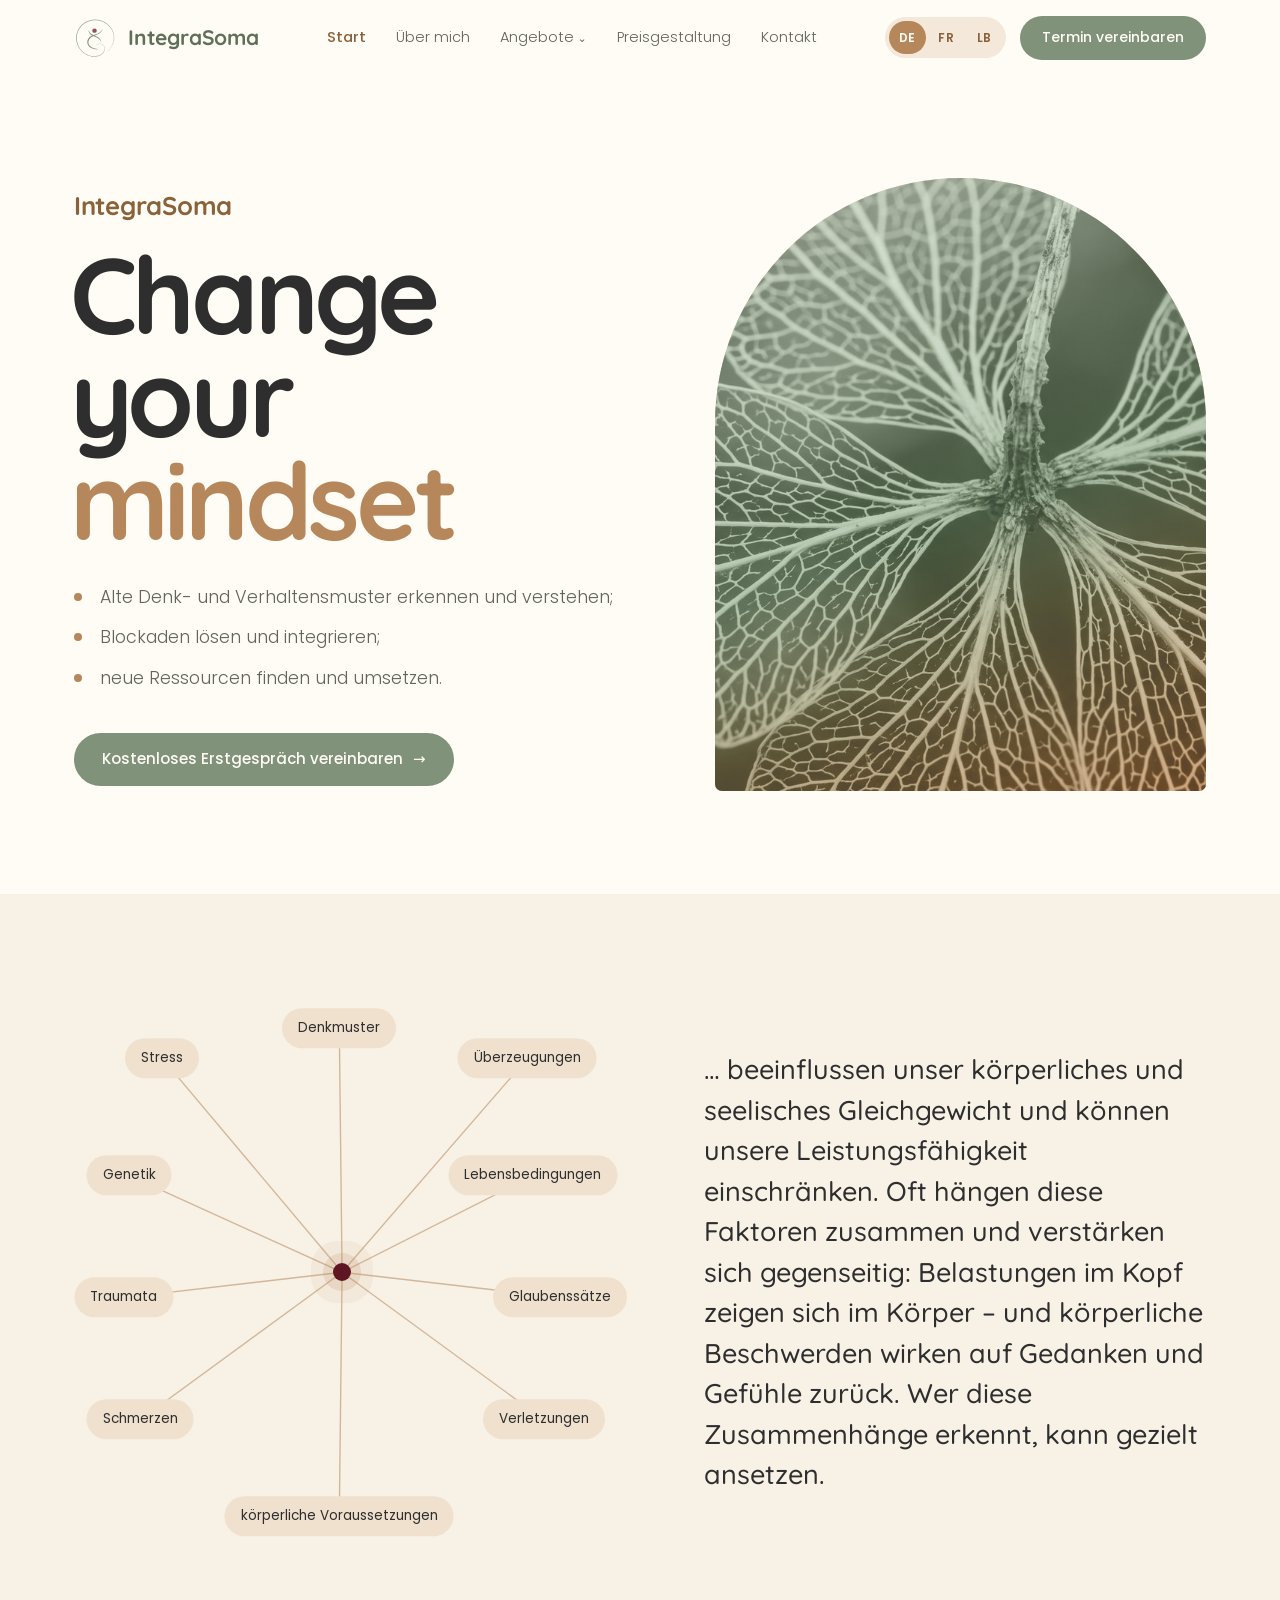
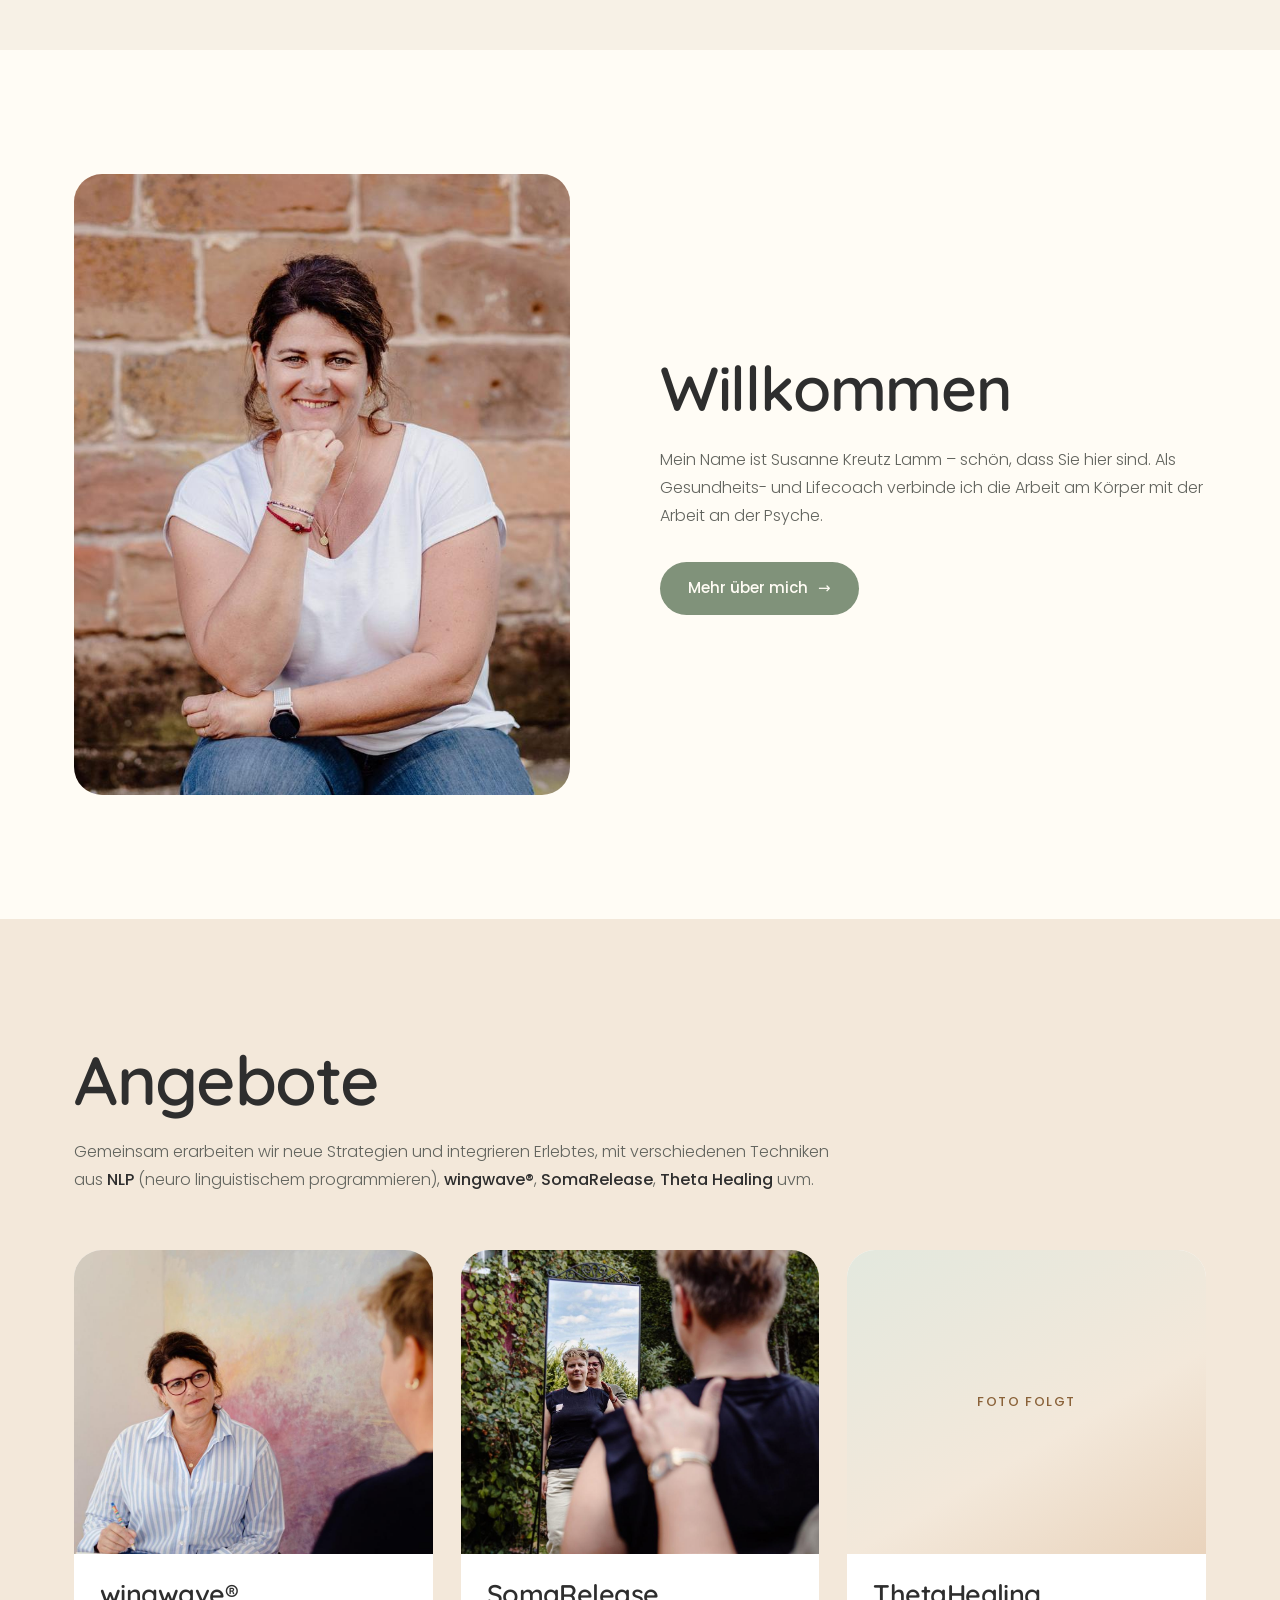
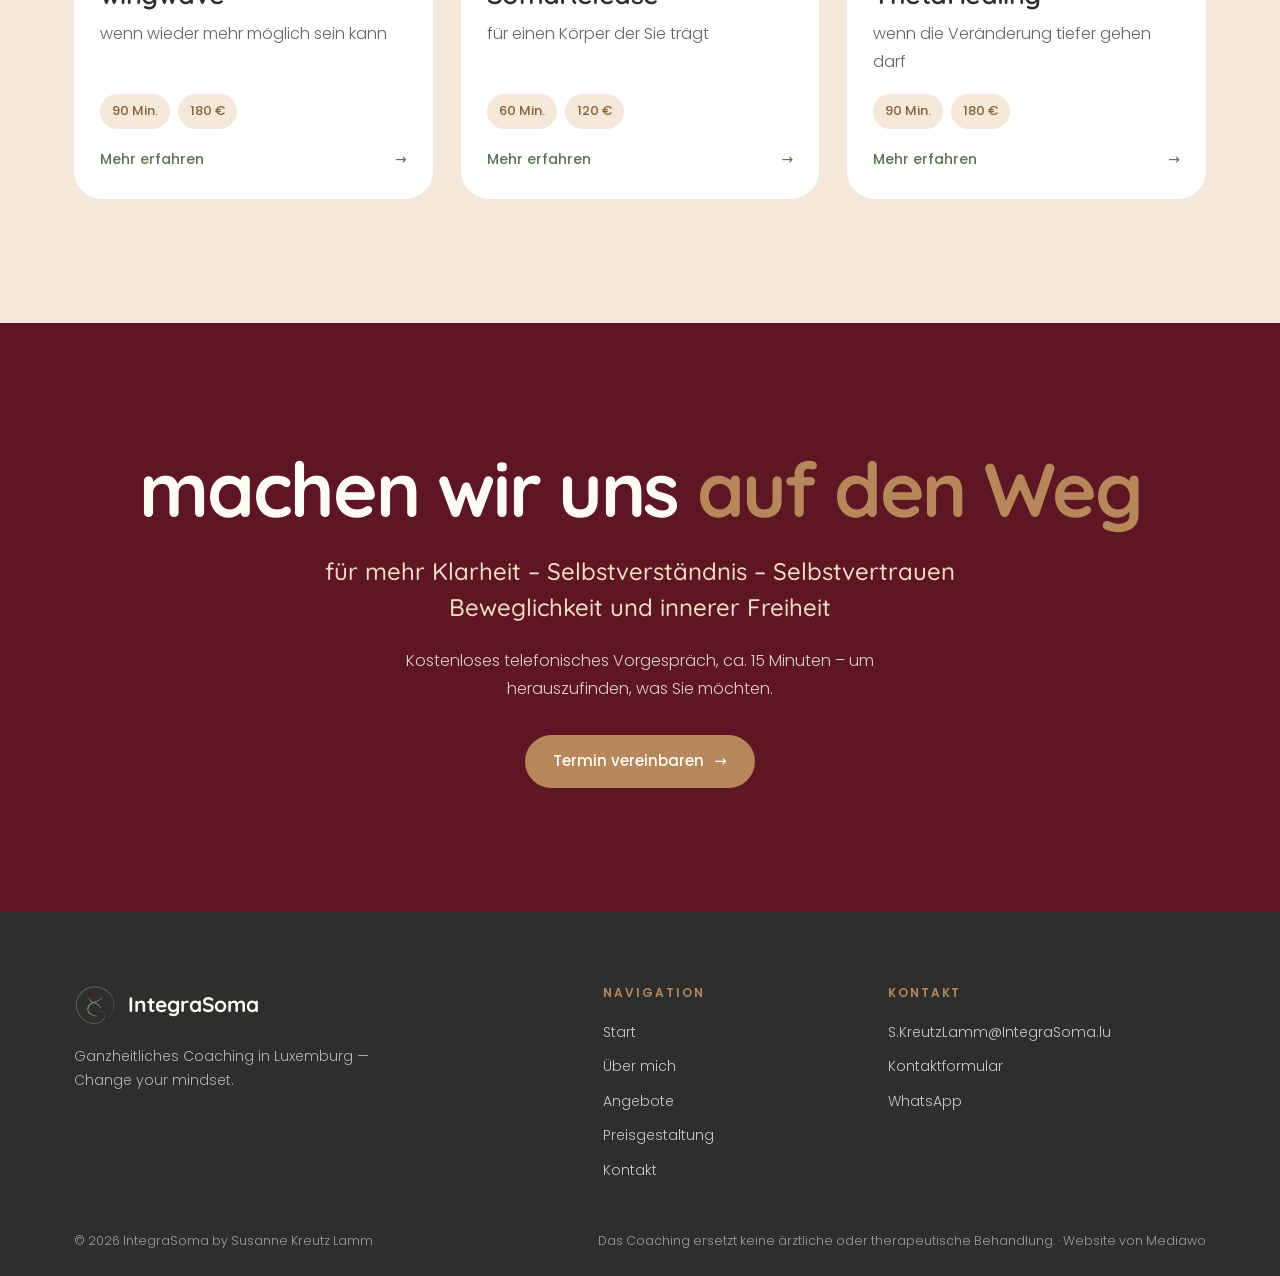
<file: index.html>
<!doctype html>
<html lang="de">
<head>
<meta charset="utf-8">
<meta name="viewport" content="width=device-width, initial-scale=1, viewport-fit=cover">
<meta name="claude:viewport-fit-sides" content="cover">
<title>IntegraSoma – Change your mindset</title>
<link rel="preconnect" href="https://fonts.googleapis.com">
<link rel="preconnect" href="https://fonts.gstatic.com" crossorigin>
<link rel="stylesheet" href="https://fonts.googleapis.com/css2?family=Quicksand:wght@500;600;700&family=Poppins:wght@300;400;500;600&display=swap">
<link rel="stylesheet" href="style.css">
</head>
<body>
<header class="site-header">
  <div class="wrap">
    <a href="./" class="brand"><img src="img/icon.svg" alt=""><b>IntegraSoma</b></a>
    <nav class="nav" aria-label="Hauptnavigation">
      <a href="./" class="is-active">Start</a>
      <a href="ueber-mich.html">Über mich</a>
      <div class="nav-item">
        <a href="angebote.html">Angebote<span class="caret">⌄</span></a>
        <ul class="dropdown">
          <li><a href="angebote.html#wingwave">wingwave®</a></li>
          <li><a href="angebote.html#somarelease">SomaRelease</a></li>
          <li><a href="angebote.html#thetahealing">ThetaHealing</a></li>
        </ul>
      </div>
      <a href="preisgestaltung.html">Preisgestaltung</a>
      <a href="kontakt.html">Kontakt</a>
    </nav>
    <div class="head-actions">
      <nav class="lang" aria-label="Sprache wählen"><a href="./" hreflang="de" lang="de" class="is-active" aria-current="true">DE</a><a href="fr/index.html" hreflang="fr" lang="fr">FR</a><a href="lb/index.html" hreflang="lb" lang="lb">LB</a></nav>
      <a href="kontakt.html" class="btn header-cta">Termin vereinbaren</a>
      <button class="menu-btn" type="button" aria-label="Menü öffnen" aria-expanded="false" aria-controls="mobile-nav"><span></span><span></span><span></span></button>
    </div>
  </div>
  <div class="mobile-nav" id="mobile-nav" hidden>
    <div class="wrap">
      <a href="./">Start</a>
      <a href="ueber-mich.html">Über mich</a>
      <a href="angebote.html">Angebote</a>
      <div class="sub">
        <a href="angebote.html#wingwave">wingwave®</a>
        <a href="angebote.html#somarelease">SomaRelease</a>
        <a href="angebote.html#thetahealing">ThetaHealing</a>
      </div>
      <a href="preisgestaltung.html">Preisgestaltung</a>
      <a href="kontakt.html">Kontakt</a>
      <a href="kontakt.html" class="btn">Termin vereinbaren</a>
    </div>
  </div>
</header>
<main>
<section class="hero">
  <div class="wrap">
    <div>
      <span class="kicker">IntegraSoma</span>
      <h1>Change your<br><em>mindset</em></h1>
      <ul class="lines">
        <li>Alte Denk- und Verhaltensmuster erkennen und verstehen;</li>
        <li>Blockaden lösen und integrieren;</li>
        <li>neue Ressourcen finden und umsetzen.</li>
      </ul>
      <div class="actions"><a href="kontakt.html" class="btn">Kostenloses Erstgespräch vereinbaren <span class="arr" aria-hidden="true">→</span></a></div>
    </div>
    <div class="hero-art">
      <div class="photo gradient" aria-hidden="true"><img src="img/hero.jpg" alt=""></div>
    </div>
  </div>
</section>

<section class="factors soft" id="einfluss">
  <div class="wrap">
    <div class="constellation" aria-label="Einflussfaktoren">
      <svg viewBox="0 0 100 92" preserveAspectRatio="none" aria-hidden="true"><line pathLength="1" x1="16" y1="7.36" x2="48.5" y2="46"/><line pathLength="1" x1="48" y1="1.84" x2="48.5" y2="46"/><line pathLength="1" x1="82" y1="7.36" x2="48.5" y2="46"/><line pathLength="1" x1="83" y1="28.52" x2="48.5" y2="46"/><line pathLength="1" x1="88" y1="50.6" x2="48.5" y2="46"/><line pathLength="1" x1="85" y1="72.68" x2="48.5" y2="46"/><line pathLength="1" x1="48" y1="90.16000000000001" x2="48.5" y2="46"/><line pathLength="1" x1="12" y1="72.68" x2="48.5" y2="46"/><line pathLength="1" x1="9" y1="50.6" x2="48.5" y2="46"/><line pathLength="1" x1="10" y1="28.52" x2="48.5" y2="46"/></svg>
      <span class="core" aria-hidden="true"></span>
      <span class="chip" style="--x:16%;--y:8%;--d:0.0s;--t:6.0s">Stress</span><span class="chip" style="--x:48%;--y:2%;--d:-0.9s;--t:7.3s">Denkmuster</span><span class="chip" style="--x:82%;--y:8%;--d:-1.8s;--t:8.6s">Überzeugungen</span><span class="chip" style="--x:83%;--y:31%;--d:-2.7s;--t:9.9s">Lebensbedingungen</span><span class="chip" style="--x:88%;--y:55%;--d:-3.6s;--t:6.0s">Glaubenssätze</span><span class="chip" style="--x:85%;--y:79%;--d:-4.5s;--t:7.3s">Verletzungen</span><span class="chip" style="--x:48%;--y:98%;--d:-5.4s;--t:8.6s">körperliche Voraussetzungen</span><span class="chip" style="--x:12%;--y:79%;--d:-6.3s;--t:9.9s">Schmerzen</span><span class="chip" style="--x:9%;--y:55%;--d:-7.2s;--t:6.0s">Traumata</span><span class="chip" style="--x:10%;--y:31%;--d:-8.1s;--t:7.3s">Genetik</span>
    </div>
    <p class="lead">… beeinflussen unser körperliches und seelisches Gleichgewicht und können unsere Leistungsfähigkeit einschränken. Oft hängen diese Faktoren zusammen und verstärken sich gegenseitig: Belastungen im Kopf zeigen sich im Körper – und körperliche Beschwerden wirken auf Gedanken und Gefühle zurück. Wer diese Zusammenhänge erkennt, kann gezielt ansetzen.</p>
  </div>
</section>

<section class="split" id="willkommen">
  <div class="wrap">
    <div class="media"><img src="img/susanne-portrait.jpg" alt="Susanne Kreutz Lamm" style="object-position:50% 30%"></div>
    <div class="body">
      <h2>Willkommen</h2>
      <p>Mein Name ist Susanne Kreutz Lamm – schön, dass Sie hier sind. Als Gesundheits- und Lifecoach verbinde ich die Arbeit am Körper mit der Arbeit an der Psyche.</p>
      <a href="ueber-mich.html" class="btn">Mehr über mich <span class="arr" aria-hidden="true">→</span></a>
    </div>
  </div>
</section>

<section class="goldsoft" id="angebote">
  <div class="wrap">
    <div class="offers-intro">
      <div><h2>Angebote</h2></div>
      <p>Gemeinsam erarbeiten wir neue Strategien und integrieren Erlebtes, mit verschiedenen Techniken aus <strong>NLP</strong> (neuro linguistischem programmieren), <strong>wingwave®</strong>, <strong>SomaRelease</strong>, <strong>Theta Healing</strong> uvm.</p>
    </div>
    <div class="cards">
      <a class="card" href="angebote.html#wingwave">
        <div class="img"><img src="img/wingwave.jpg" alt="" loading="lazy" style="object-position:50% 22%"></div>
        <div class="content">
          <h3>wingwave®</h3>
          <p class="tag">wenn wieder mehr möglich sein kann</p>
          <div class="meta"><span class="pill">90 Min.</span><span class="pill">180 €</span></div>
          <span class="more">Mehr erfahren <span aria-hidden="true">→</span></span>
        </div>
      </a>
      <a class="card" href="angebote.html#somarelease">
        <div class="img"><img src="img/somarelease.jpg" alt="" loading="lazy" style="object-position:38% 50%"></div>
        <div class="content">
          <h3>SomaRelease</h3>
          <p class="tag">für einen Körper der Sie trägt</p>
          <div class="meta"><span class="pill">60 Min.</span><span class="pill">120 €</span></div>
          <span class="more">Mehr erfahren <span aria-hidden="true">→</span></span>
        </div>
      </a>
      <a class="card" href="angebote.html#thetahealing">
        <div class="img"><div class="ph">Foto folgt</div></div>
        <div class="content">
          <h3>ThetaHealing</h3>
          <p class="tag">wenn die Veränderung tiefer gehen darf</p>
          <div class="meta"><span class="pill">90 Min.</span><span class="pill">180 €</span></div>
          <span class="more">Mehr erfahren <span aria-hidden="true">→</span></span>
        </div>
      </a>
    </div>
  </div>
</section>
<section class="cta">
  <div class="wrap">
    <h2>machen wir uns <em>auf den Weg</em></h2>
    <p class="big">für mehr Klarheit – Selbstverständnis – Selbstvertrauen<br>Beweglichkeit und innerer Freiheit</p>
    <p class="small">Kostenloses telefonisches Vorgespräch, ca. 15 Minuten – um herauszufinden, was Sie möchten.</p>
    <a href="kontakt.html" class="btn">Termin vereinbaren <span class="arr" aria-hidden="true">→</span></a>
  </div>
</section>
</main>
<footer class="site-footer">
  <div class="wrap">
    <div class="top">
      <div>
        <a href="./" class="brand"><img src="img/icon.svg" alt=""><b>IntegraSoma</b></a>
        <p>Ganzheitliches Coaching in Luxemburg — Change your mindset.</p>
      </div>
      <div>
        <h4>Navigation</h4>
        <ul>
          <li><a href="./">Start</a></li>
          <li><a href="ueber-mich.html">Über mich</a></li>
          <li><a href="angebote.html">Angebote</a></li>
          <li><a href="preisgestaltung.html">Preisgestaltung</a></li>
          <li><a href="kontakt.html">Kontakt</a></li>
        </ul>
      </div>
      <div>
        <h4>Kontakt</h4>
        <ul>
          <li><a href="mailto:S.KreutzLamm@IntegraSoma.lu">S.KreutzLamm@IntegraSoma.lu</a></li>
          <li><a href="kontakt.html">Kontaktformular</a></li>
          <li><a href="https://wa.me/352621642123" target="_blank" rel="noopener">WhatsApp</a></li>
        </ul>
      </div>
    </div>
    <div class="bottom">
      <span>© 2026 IntegraSoma by Susanne Kreutz Lamm</span>
      <span>Das Coaching ersetzt keine ärztliche oder therapeutische Behandlung. · Website von Mediawo</span>
    </div>
  </div>
</footer>
<script src="main.js"></script>
</body>
</html>
</file>
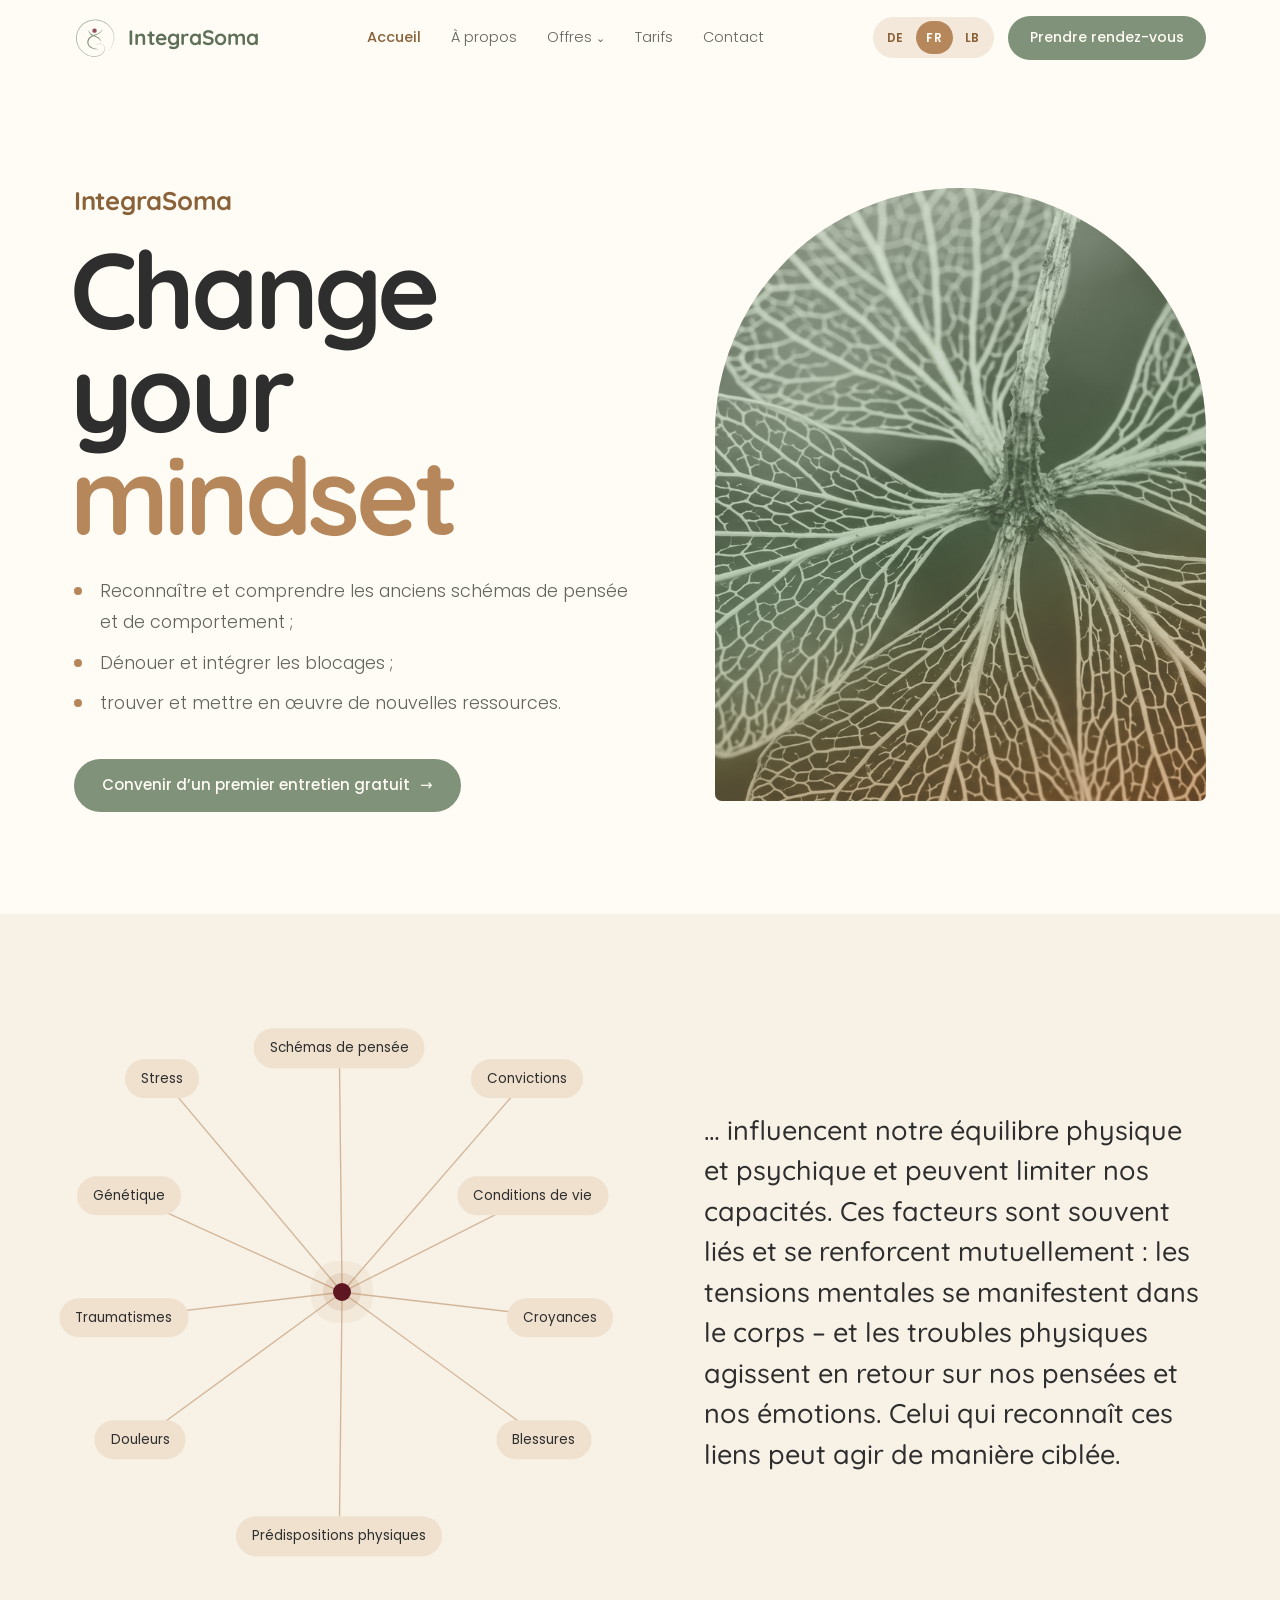
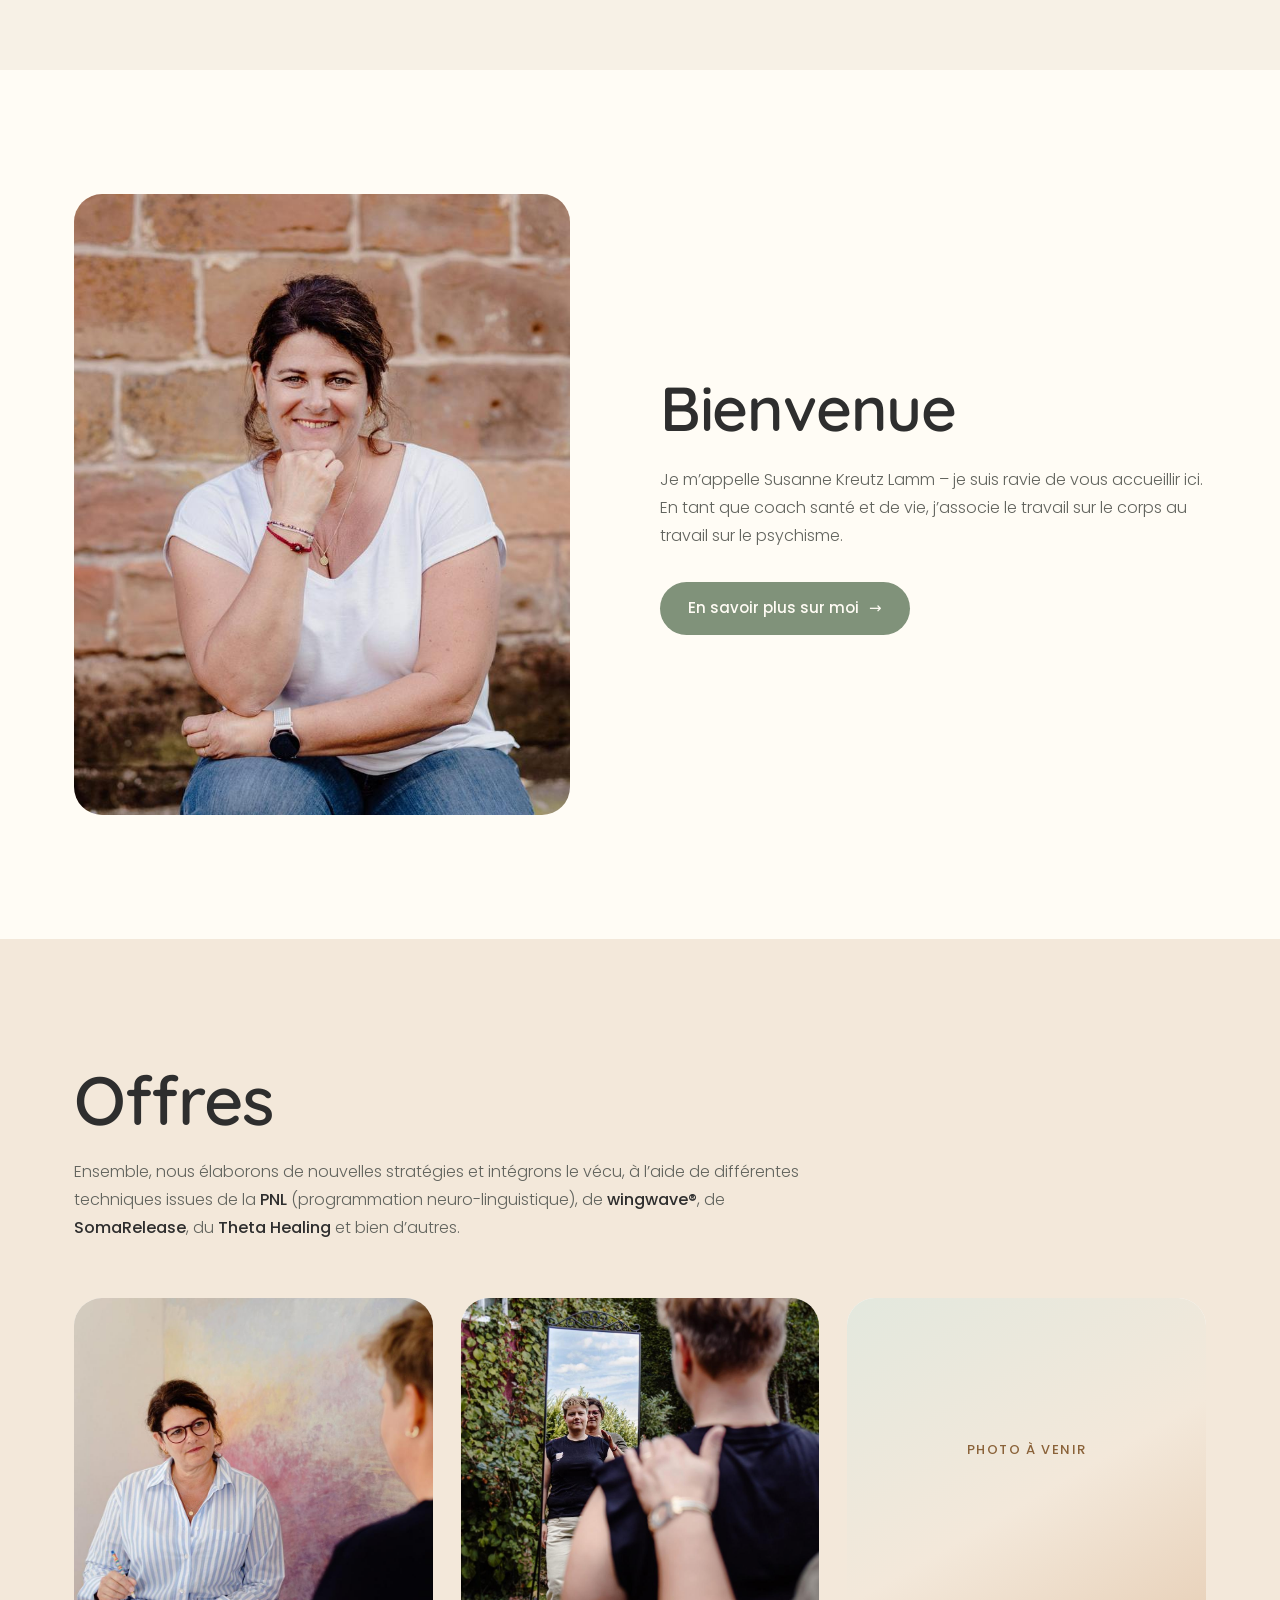
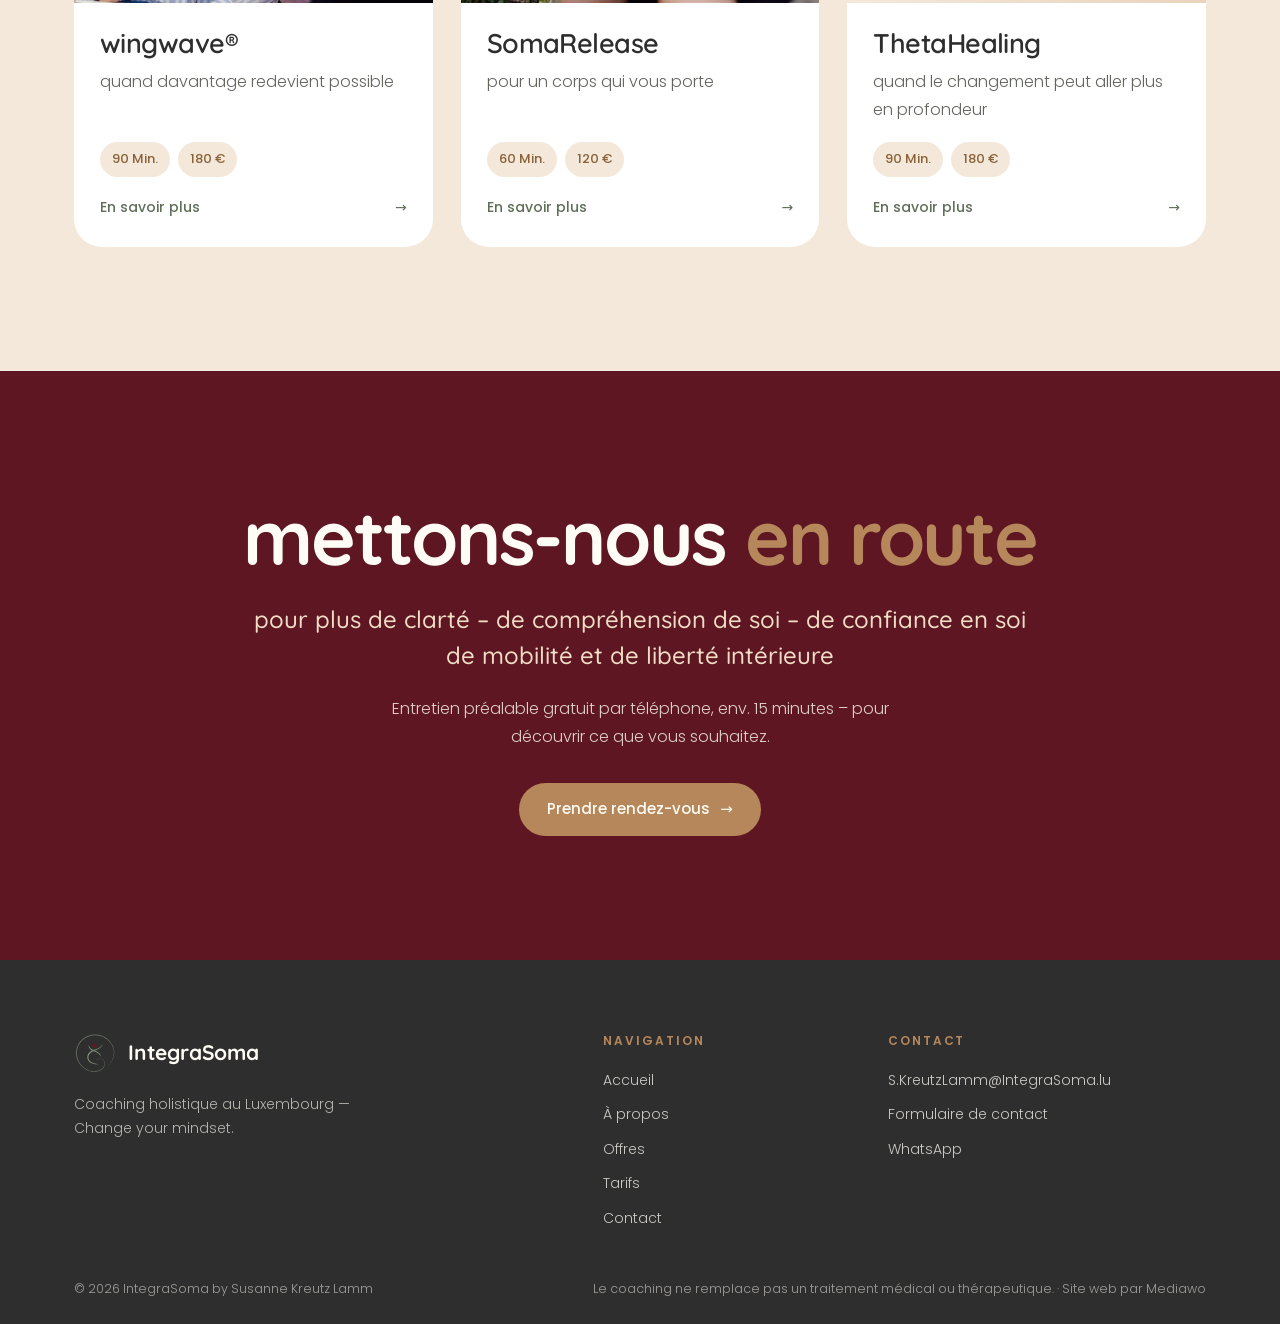
<file: fr/index.html>
<!doctype html>
<html lang="fr">
<head>
<meta charset="utf-8">
<meta name="viewport" content="width=device-width, initial-scale=1, viewport-fit=cover">
<meta name="claude:viewport-fit-sides" content="cover">
<title>IntegraSoma – Change your mindset</title>
<link rel="preconnect" href="https://fonts.googleapis.com">
<link rel="preconnect" href="https://fonts.gstatic.com" crossorigin>
<link rel="stylesheet" href="https://fonts.googleapis.com/css2?family=Quicksand:wght@500;600;700&family=Poppins:wght@300;400;500;600&display=swap">
<link rel="stylesheet" href="../style.css">
</head>
<body>
<header class="site-header">
  <div class="wrap">
    <a href="index.html" class="brand"><img src="../img/icon.svg" alt=""><b>IntegraSoma</b></a>
    <nav class="nav" aria-label="Navigation principale">
      <a href="index.html" class="is-active">Accueil</a>
      <a href="ueber-mich.html">À propos</a>
      <div class="nav-item">
        <a href="angebote.html">Offres<span class="caret">⌄</span></a>
        <ul class="dropdown">
          <li><a href="angebote.html#wingwave">wingwave®</a></li>
          <li><a href="angebote.html#somarelease">SomaRelease</a></li>
          <li><a href="angebote.html#thetahealing">ThetaHealing</a></li>
        </ul>
      </div>
      <a href="preisgestaltung.html">Tarifs</a>
      <a href="kontakt.html">Contact</a>
    </nav>
    <div class="head-actions">
      <nav class="lang" aria-label="Choisir la langue"><a href="../" hreflang="de" lang="de">DE</a><a href="index.html" hreflang="fr" lang="fr" class="is-active" aria-current="true">FR</a><a href="../lb/index.html" hreflang="lb" lang="lb">LB</a></nav>
      <a href="kontakt.html" class="btn header-cta">Prendre rendez-vous</a>
      <button class="menu-btn" type="button" aria-label="Ouvrir le menu" aria-expanded="false" aria-controls="mobile-nav"><span></span><span></span><span></span></button>
    </div>
  </div>
  <div class="mobile-nav" id="mobile-nav" hidden>
    <div class="wrap">
      <a href="index.html">Accueil</a>
      <a href="ueber-mich.html">À propos</a>
      <a href="angebote.html">Offres</a>
      <div class="sub">
        <a href="angebote.html#wingwave">wingwave®</a>
        <a href="angebote.html#somarelease">SomaRelease</a>
        <a href="angebote.html#thetahealing">ThetaHealing</a>
      </div>
      <a href="preisgestaltung.html">Tarifs</a>
      <a href="kontakt.html">Contact</a>
      <a href="kontakt.html" class="btn">Prendre rendez-vous</a>
    </div>
  </div>
</header>
<main>
<section class="hero">
  <div class="wrap">
    <div>
      <span class="kicker">IntegraSoma</span>
      <h1>Change your<br><em>mindset</em></h1>
      <ul class="lines">
        <li>Reconnaître et comprendre les anciens schémas de pensée et de comportement ;</li>
        <li>Dénouer et intégrer les blocages ;</li>
        <li>trouver et mettre en œuvre de nouvelles ressources.</li>
      </ul>
      <div class="actions"><a href="kontakt.html" class="btn">Convenir d’un premier entretien gratuit <span class="arr" aria-hidden="true">→</span></a></div>
    </div>
    <div class="hero-art">
      <div class="photo gradient" aria-hidden="true"><img src="../img/hero.jpg" alt=""></div>
    </div>
  </div>
</section>

<section class="factors soft" id="einfluss">
  <div class="wrap">
    <div class="constellation" aria-label="Facteurs d’influence">
      <svg viewBox="0 0 100 92" preserveAspectRatio="none" aria-hidden="true"><line pathLength="1" x1="16" y1="7.36" x2="48.5" y2="46"/><line pathLength="1" x1="48" y1="1.84" x2="48.5" y2="46"/><line pathLength="1" x1="82" y1="7.36" x2="48.5" y2="46"/><line pathLength="1" x1="83" y1="28.52" x2="48.5" y2="46"/><line pathLength="1" x1="88" y1="50.6" x2="48.5" y2="46"/><line pathLength="1" x1="85" y1="72.68" x2="48.5" y2="46"/><line pathLength="1" x1="48" y1="90.16000000000001" x2="48.5" y2="46"/><line pathLength="1" x1="12" y1="72.68" x2="48.5" y2="46"/><line pathLength="1" x1="9" y1="50.6" x2="48.5" y2="46"/><line pathLength="1" x1="10" y1="28.52" x2="48.5" y2="46"/></svg>
      <span class="core" aria-hidden="true"></span>
      <span class="chip" style="--x:16%;--y:8%;--d:0.0s;--t:6.0s">Stress</span><span class="chip" style="--x:48%;--y:2%;--d:-0.9s;--t:7.3s">Schémas de pensée</span><span class="chip" style="--x:82%;--y:8%;--d:-1.8s;--t:8.6s">Convictions</span><span class="chip" style="--x:83%;--y:31%;--d:-2.7s;--t:9.9s">Conditions de vie</span><span class="chip" style="--x:88%;--y:55%;--d:-3.6s;--t:6.0s">Croyances</span><span class="chip" style="--x:85%;--y:79%;--d:-4.5s;--t:7.3s">Blessures</span><span class="chip" style="--x:48%;--y:98%;--d:-5.4s;--t:8.6s">Prédispositions physiques</span><span class="chip" style="--x:12%;--y:79%;--d:-6.3s;--t:9.9s">Douleurs</span><span class="chip" style="--x:9%;--y:55%;--d:-7.2s;--t:6.0s">Traumatismes</span><span class="chip" style="--x:10%;--y:31%;--d:-8.1s;--t:7.3s">Génétique</span>
    </div>
    <p class="lead">… influencent notre équilibre physique et psychique et peuvent limiter nos capacités. Ces facteurs sont souvent liés et se renforcent mutuellement : les tensions mentales se manifestent dans le corps – et les troubles physiques agissent en retour sur nos pensées et nos émotions. Celui qui reconnaît ces liens peut agir de manière ciblée.</p>
  </div>
</section>

<section class="split" id="willkommen">
  <div class="wrap">
    <div class="media"><img src="../img/susanne-portrait.jpg" alt="Susanne Kreutz Lamm" style="object-position:50% 30%"></div>
    <div class="body">
      <h2>Bienvenue</h2>
      <p>Je m’appelle Susanne Kreutz Lamm – je suis ravie de vous accueillir ici. En tant que coach santé et de vie, j’associe le travail sur le corps au travail sur le psychisme.</p>
      <a href="ueber-mich.html" class="btn">En savoir plus sur moi <span class="arr" aria-hidden="true">→</span></a>
    </div>
  </div>
</section>

<section class="goldsoft" id="angebote">
  <div class="wrap">
    <div class="offers-intro">
      <div><h2>Offres</h2></div>
      <p>Ensemble, nous élaborons de nouvelles stratégies et intégrons le vécu, à l’aide de différentes techniques issues de la <strong>PNL</strong> (programmation neuro-linguistique), de <strong>wingwave®</strong>, de <strong>SomaRelease</strong>, du <strong>Theta Healing</strong> et bien d’autres.</p>
    </div>
    <div class="cards">
      <a class="card" href="angebote.html#wingwave">
        <div class="img"><img src="../img/wingwave.jpg" alt="" loading="lazy" style="object-position:50% 22%"></div>
        <div class="content">
          <h3>wingwave®</h3>
          <p class="tag">quand davantage redevient possible</p>
          <div class="meta"><span class="pill">90 Min.</span><span class="pill">180 €</span></div>
          <span class="more">En savoir plus <span aria-hidden="true">→</span></span>
        </div>
      </a>
      <a class="card" href="angebote.html#somarelease">
        <div class="img"><img src="../img/somarelease.jpg" alt="" loading="lazy" style="object-position:38% 50%"></div>
        <div class="content">
          <h3>SomaRelease</h3>
          <p class="tag">pour un corps qui vous porte</p>
          <div class="meta"><span class="pill">60 Min.</span><span class="pill">120 €</span></div>
          <span class="more">En savoir plus <span aria-hidden="true">→</span></span>
        </div>
      </a>
      <a class="card" href="angebote.html#thetahealing">
        <div class="img"><div class="ph">Photo à venir</div></div>
        <div class="content">
          <h3>ThetaHealing</h3>
          <p class="tag">quand le changement peut aller plus en profondeur</p>
          <div class="meta"><span class="pill">90 Min.</span><span class="pill">180 €</span></div>
          <span class="more">En savoir plus <span aria-hidden="true">→</span></span>
        </div>
      </a>
    </div>
  </div>
</section>
<section class="cta">
  <div class="wrap">
    <h2>mettons-nous <em>en route</em></h2>
    <p class="big">pour plus de clarté – de compréhension de soi – de confiance en soi<br>de mobilité et de liberté intérieure</p>
    <p class="small">Entretien préalable gratuit par téléphone, env. 15 minutes – pour découvrir ce que vous souhaitez.</p>
    <a href="kontakt.html" class="btn">Prendre rendez-vous <span class="arr" aria-hidden="true">→</span></a>
  </div>
</section>
</main>
<footer class="site-footer">
  <div class="wrap">
    <div class="top">
      <div>
        <a href="index.html" class="brand"><img src="../img/icon.svg" alt=""><b>IntegraSoma</b></a>
        <p>Coaching holistique au Luxembourg — Change your mindset.</p>
      </div>
      <div>
        <h4>Navigation</h4>
        <ul>
          <li><a href="index.html">Accueil</a></li>
          <li><a href="ueber-mich.html">À propos</a></li>
          <li><a href="angebote.html">Offres</a></li>
          <li><a href="preisgestaltung.html">Tarifs</a></li>
          <li><a href="kontakt.html">Contact</a></li>
        </ul>
      </div>
      <div>
        <h4>Contact</h4>
        <ul>
          <li><a href="mailto:S.KreutzLamm@IntegraSoma.lu">S.KreutzLamm@IntegraSoma.lu</a></li>
          <li><a href="kontakt.html">Formulaire de contact</a></li>
          <li><a href="https://wa.me/352621642123" target="_blank" rel="noopener">WhatsApp</a></li>
        </ul>
      </div>
    </div>
    <div class="bottom">
      <span>© 2026 IntegraSoma by Susanne Kreutz Lamm</span>
      <span>Le coaching ne remplace pas un traitement médical ou thérapeutique. · Site web par Mediawo</span>
    </div>
  </div>
</footer>
<script src="../main.js"></script>
</body>
</html>
</file>
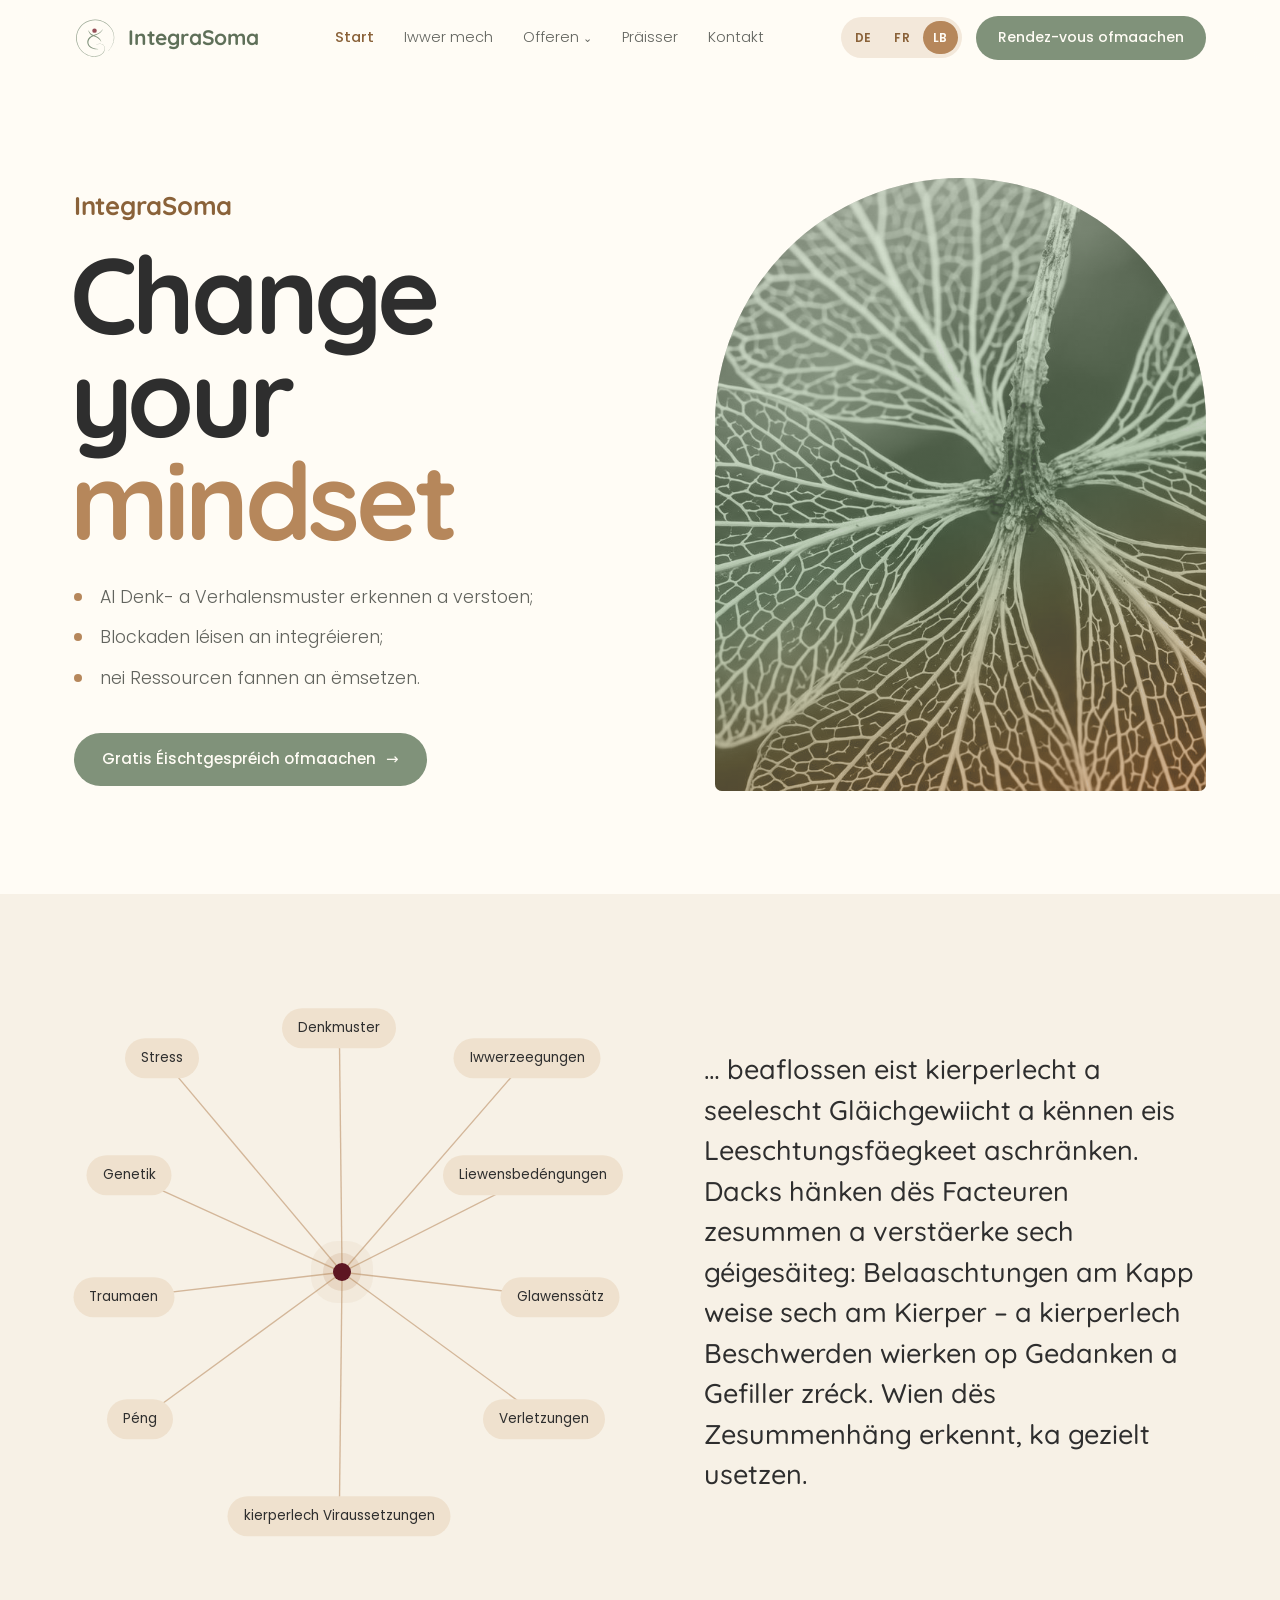
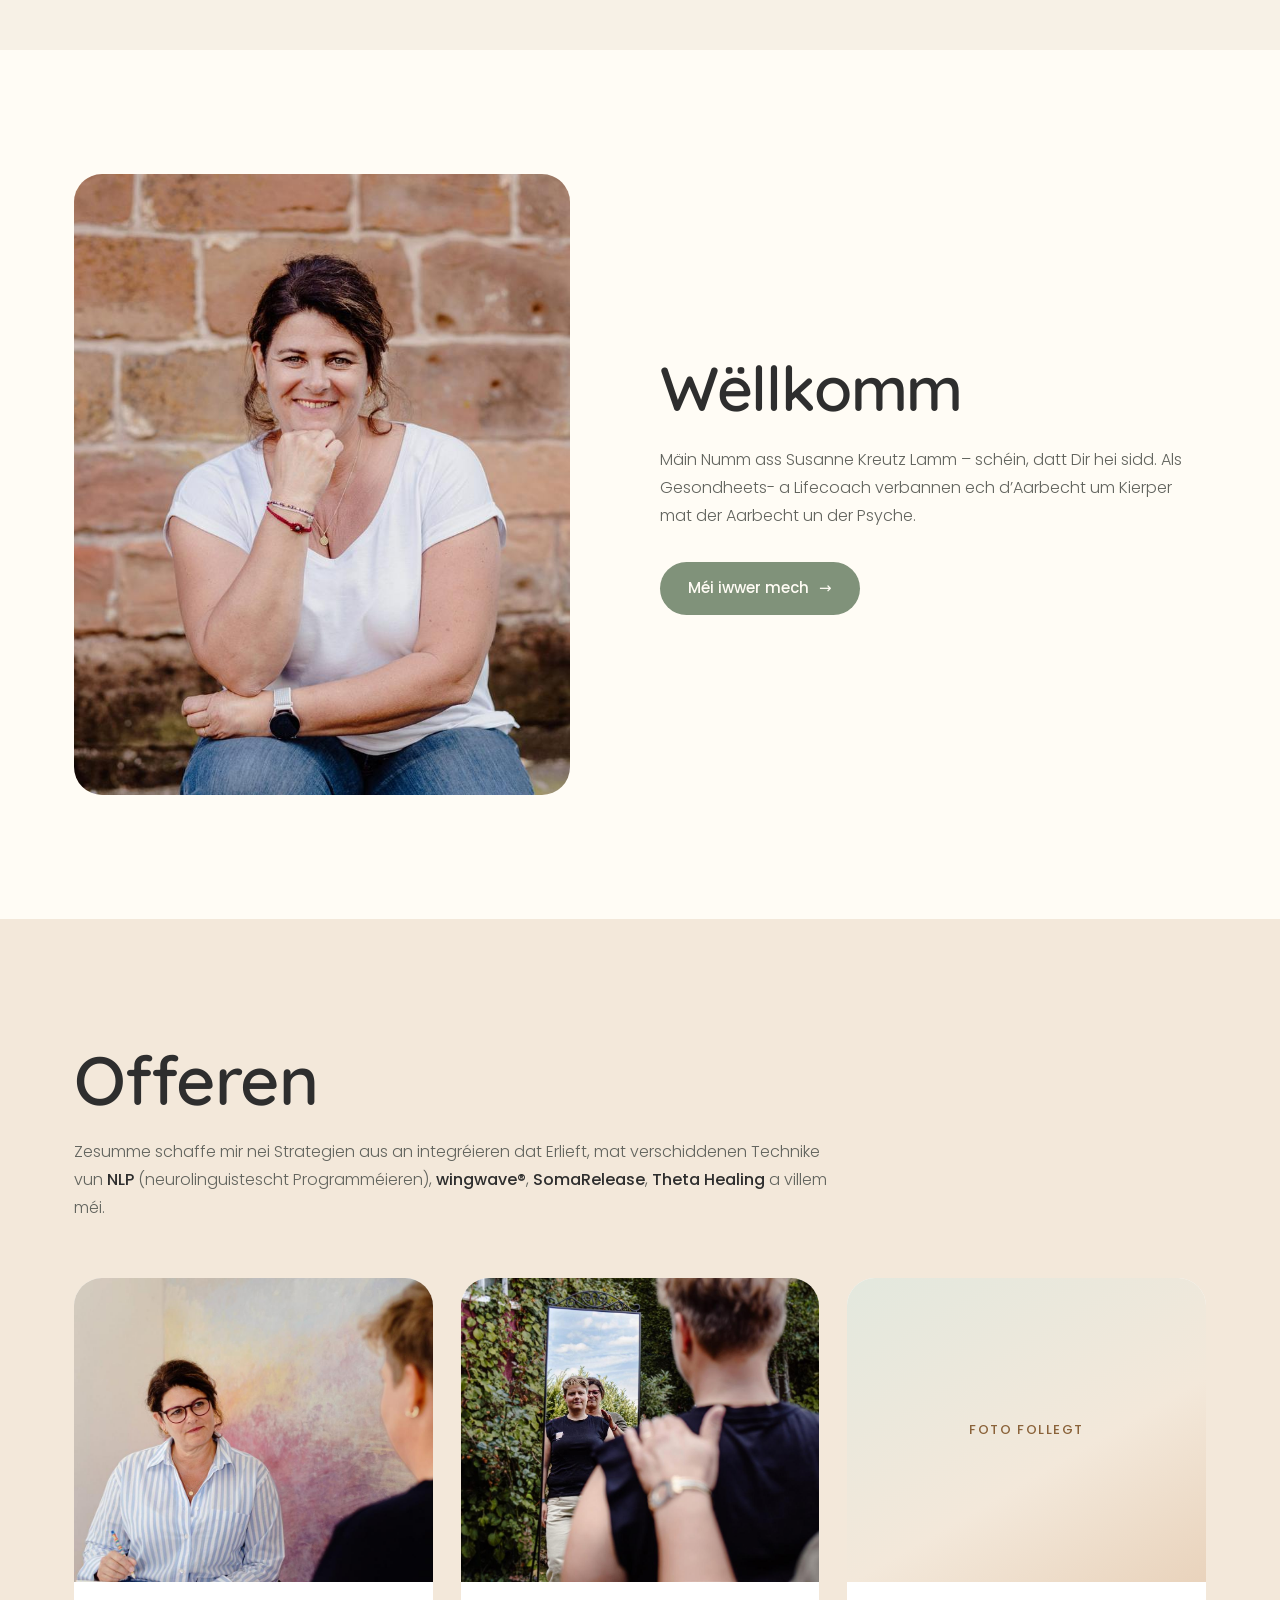
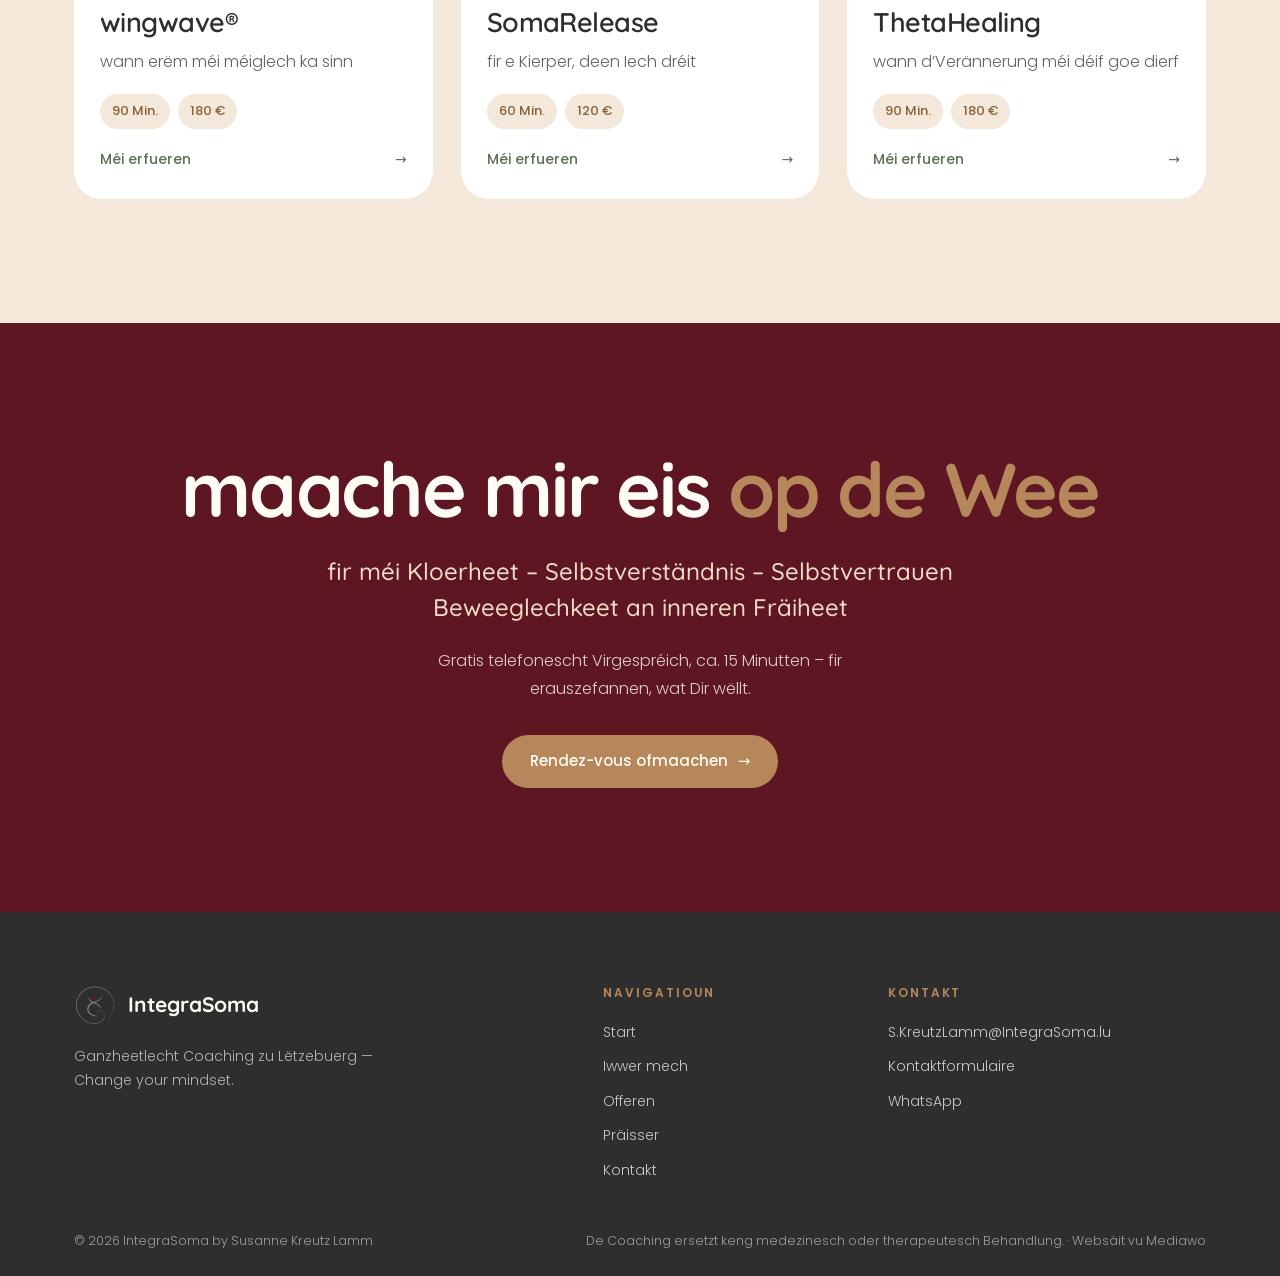
<file: lb/index.html>
<!doctype html>
<html lang="lb">
<head>
<meta charset="utf-8">
<meta name="viewport" content="width=device-width, initial-scale=1, viewport-fit=cover">
<meta name="claude:viewport-fit-sides" content="cover">
<title>IntegraSoma – Change your mindset</title>
<link rel="preconnect" href="https://fonts.googleapis.com">
<link rel="preconnect" href="https://fonts.gstatic.com" crossorigin>
<link rel="stylesheet" href="https://fonts.googleapis.com/css2?family=Quicksand:wght@500;600;700&family=Poppins:wght@300;400;500;600&display=swap">
<link rel="stylesheet" href="../style.css">
</head>
<body>
<header class="site-header">
  <div class="wrap">
    <a href="index.html" class="brand"><img src="../img/icon.svg" alt=""><b>IntegraSoma</b></a>
    <nav class="nav" aria-label="Haaptnavigatioun">
      <a href="index.html" class="is-active">Start</a>
      <a href="ueber-mich.html">Iwwer mech</a>
      <div class="nav-item">
        <a href="angebote.html">Offeren<span class="caret">⌄</span></a>
        <ul class="dropdown">
          <li><a href="angebote.html#wingwave">wingwave®</a></li>
          <li><a href="angebote.html#somarelease">SomaRelease</a></li>
          <li><a href="angebote.html#thetahealing">ThetaHealing</a></li>
        </ul>
      </div>
      <a href="preisgestaltung.html">Präisser</a>
      <a href="kontakt.html">Kontakt</a>
    </nav>
    <div class="head-actions">
      <nav class="lang" aria-label="Sprooch wielen"><a href="../" hreflang="de" lang="de">DE</a><a href="../fr/index.html" hreflang="fr" lang="fr">FR</a><a href="index.html" hreflang="lb" lang="lb" class="is-active" aria-current="true">LB</a></nav>
      <a href="kontakt.html" class="btn header-cta">Rendez-vous ofmaachen</a>
      <button class="menu-btn" type="button" aria-label="Menü opmaachen" aria-expanded="false" aria-controls="mobile-nav"><span></span><span></span><span></span></button>
    </div>
  </div>
  <div class="mobile-nav" id="mobile-nav" hidden>
    <div class="wrap">
      <a href="index.html">Start</a>
      <a href="ueber-mich.html">Iwwer mech</a>
      <a href="angebote.html">Offeren</a>
      <div class="sub">
        <a href="angebote.html#wingwave">wingwave®</a>
        <a href="angebote.html#somarelease">SomaRelease</a>
        <a href="angebote.html#thetahealing">ThetaHealing</a>
      </div>
      <a href="preisgestaltung.html">Präisser</a>
      <a href="kontakt.html">Kontakt</a>
      <a href="kontakt.html" class="btn">Rendez-vous ofmaachen</a>
    </div>
  </div>
</header>
<main>
<section class="hero">
  <div class="wrap">
    <div>
      <span class="kicker">IntegraSoma</span>
      <h1>Change your<br><em>mindset</em></h1>
      <ul class="lines">
        <li>Al Denk- a Verhalensmuster erkennen a verstoen;</li>
        <li>Blockaden léisen an integréieren;</li>
        <li>nei Ressourcen fannen an ëmsetzen.</li>
      </ul>
      <div class="actions"><a href="kontakt.html" class="btn">Gratis Éischtgespréich ofmaachen <span class="arr" aria-hidden="true">→</span></a></div>
    </div>
    <div class="hero-art">
      <div class="photo gradient" aria-hidden="true"><img src="../img/hero.jpg" alt=""></div>
    </div>
  </div>
</section>

<section class="factors soft" id="einfluss">
  <div class="wrap">
    <div class="constellation" aria-label="Afloss-Facteuren">
      <svg viewBox="0 0 100 92" preserveAspectRatio="none" aria-hidden="true"><line pathLength="1" x1="16" y1="7.36" x2="48.5" y2="46"/><line pathLength="1" x1="48" y1="1.84" x2="48.5" y2="46"/><line pathLength="1" x1="82" y1="7.36" x2="48.5" y2="46"/><line pathLength="1" x1="83" y1="28.52" x2="48.5" y2="46"/><line pathLength="1" x1="88" y1="50.6" x2="48.5" y2="46"/><line pathLength="1" x1="85" y1="72.68" x2="48.5" y2="46"/><line pathLength="1" x1="48" y1="90.16000000000001" x2="48.5" y2="46"/><line pathLength="1" x1="12" y1="72.68" x2="48.5" y2="46"/><line pathLength="1" x1="9" y1="50.6" x2="48.5" y2="46"/><line pathLength="1" x1="10" y1="28.52" x2="48.5" y2="46"/></svg>
      <span class="core" aria-hidden="true"></span>
      <span class="chip" style="--x:16%;--y:8%;--d:0.0s;--t:6.0s">Stress</span><span class="chip" style="--x:48%;--y:2%;--d:-0.9s;--t:7.3s">Denkmuster</span><span class="chip" style="--x:82%;--y:8%;--d:-1.8s;--t:8.6s">Iwwerzeegungen</span><span class="chip" style="--x:83%;--y:31%;--d:-2.7s;--t:9.9s">Liewensbedéngungen</span><span class="chip" style="--x:88%;--y:55%;--d:-3.6s;--t:6.0s">Glawenssätz</span><span class="chip" style="--x:85%;--y:79%;--d:-4.5s;--t:7.3s">Verletzungen</span><span class="chip" style="--x:48%;--y:98%;--d:-5.4s;--t:8.6s">kierperlech Viraussetzungen</span><span class="chip" style="--x:12%;--y:79%;--d:-6.3s;--t:9.9s">Péng</span><span class="chip" style="--x:9%;--y:55%;--d:-7.2s;--t:6.0s">Traumaen</span><span class="chip" style="--x:10%;--y:31%;--d:-8.1s;--t:7.3s">Genetik</span>
    </div>
    <p class="lead">… beaflossen eist kierperlecht a seelescht Gläichgewiicht a kënnen eis Leeschtungsfäegkeet aschränken. Dacks hänken dës Facteuren zesummen a verstäerke sech géigesäiteg: Belaaschtungen am Kapp weise sech am Kierper – a kierperlech Beschwerden wierken op Gedanken a Gefiller zréck. Wien dës Zesummenhäng erkennt, ka gezielt usetzen.</p>
  </div>
</section>

<section class="split" id="willkommen">
  <div class="wrap">
    <div class="media"><img src="../img/susanne-portrait.jpg" alt="Susanne Kreutz Lamm" style="object-position:50% 30%"></div>
    <div class="body">
      <h2>Wëllkomm</h2>
      <p>Mäin Numm ass Susanne Kreutz Lamm – schéin, datt Dir hei sidd. Als Gesondheets- a Lifecoach verbannen ech d’Aarbecht um Kierper mat der Aarbecht un der Psyche.</p>
      <a href="ueber-mich.html" class="btn">Méi iwwer mech <span class="arr" aria-hidden="true">→</span></a>
    </div>
  </div>
</section>

<section class="goldsoft" id="angebote">
  <div class="wrap">
    <div class="offers-intro">
      <div><h2>Offeren</h2></div>
      <p>Zesumme schaffe mir nei Strategien aus an integréieren dat Erlieft, mat verschiddenen Technike vun <strong>NLP</strong> (neurolinguistescht Programméieren), <strong>wingwave®</strong>, <strong>SomaRelease</strong>, <strong>Theta Healing</strong> a villem méi.</p>
    </div>
    <div class="cards">
      <a class="card" href="angebote.html#wingwave">
        <div class="img"><img src="../img/wingwave.jpg" alt="" loading="lazy" style="object-position:50% 22%"></div>
        <div class="content">
          <h3>wingwave®</h3>
          <p class="tag">wann erëm méi méiglech ka sinn</p>
          <div class="meta"><span class="pill">90 Min.</span><span class="pill">180 €</span></div>
          <span class="more">Méi erfueren <span aria-hidden="true">→</span></span>
        </div>
      </a>
      <a class="card" href="angebote.html#somarelease">
        <div class="img"><img src="../img/somarelease.jpg" alt="" loading="lazy" style="object-position:38% 50%"></div>
        <div class="content">
          <h3>SomaRelease</h3>
          <p class="tag">fir e Kierper, deen Iech dréit</p>
          <div class="meta"><span class="pill">60 Min.</span><span class="pill">120 €</span></div>
          <span class="more">Méi erfueren <span aria-hidden="true">→</span></span>
        </div>
      </a>
      <a class="card" href="angebote.html#thetahealing">
        <div class="img"><div class="ph">Foto follegt</div></div>
        <div class="content">
          <h3>ThetaHealing</h3>
          <p class="tag">wann d’Verännerung méi déif goe dierf</p>
          <div class="meta"><span class="pill">90 Min.</span><span class="pill">180 €</span></div>
          <span class="more">Méi erfueren <span aria-hidden="true">→</span></span>
        </div>
      </a>
    </div>
  </div>
</section>
<section class="cta">
  <div class="wrap">
    <h2>maache mir eis <em>op de Wee</em></h2>
    <p class="big">fir méi Kloerheet – Selbstverständnis – Selbstvertrauen<br>Beweeglechkeet an inneren Fräiheet</p>
    <p class="small">Gratis telefonescht Virgespréich, ca. 15 Minutten – fir erauszefannen, wat Dir wëllt.</p>
    <a href="kontakt.html" class="btn">Rendez-vous ofmaachen <span class="arr" aria-hidden="true">→</span></a>
  </div>
</section>
</main>
<footer class="site-footer">
  <div class="wrap">
    <div class="top">
      <div>
        <a href="index.html" class="brand"><img src="../img/icon.svg" alt=""><b>IntegraSoma</b></a>
        <p>Ganzheetlecht Coaching zu Lëtzebuerg — Change your mindset.</p>
      </div>
      <div>
        <h4>Navigatioun</h4>
        <ul>
          <li><a href="index.html">Start</a></li>
          <li><a href="ueber-mich.html">Iwwer mech</a></li>
          <li><a href="angebote.html">Offeren</a></li>
          <li><a href="preisgestaltung.html">Präisser</a></li>
          <li><a href="kontakt.html">Kontakt</a></li>
        </ul>
      </div>
      <div>
        <h4>Kontakt</h4>
        <ul>
          <li><a href="mailto:S.KreutzLamm@IntegraSoma.lu">S.KreutzLamm@IntegraSoma.lu</a></li>
          <li><a href="kontakt.html">Kontaktformulaire</a></li>
          <li><a href="https://wa.me/352621642123" target="_blank" rel="noopener">WhatsApp</a></li>
        </ul>
      </div>
    </div>
    <div class="bottom">
      <span>© 2026 IntegraSoma by Susanne Kreutz Lamm</span>
      <span>De Coaching ersetzt keng medezinesch oder therapeutesch Behandlung. · Websäit vu Mediawo</span>
    </div>
  </div>
</footer>
<script src="../main.js"></script>
</body>
</html>
</file>
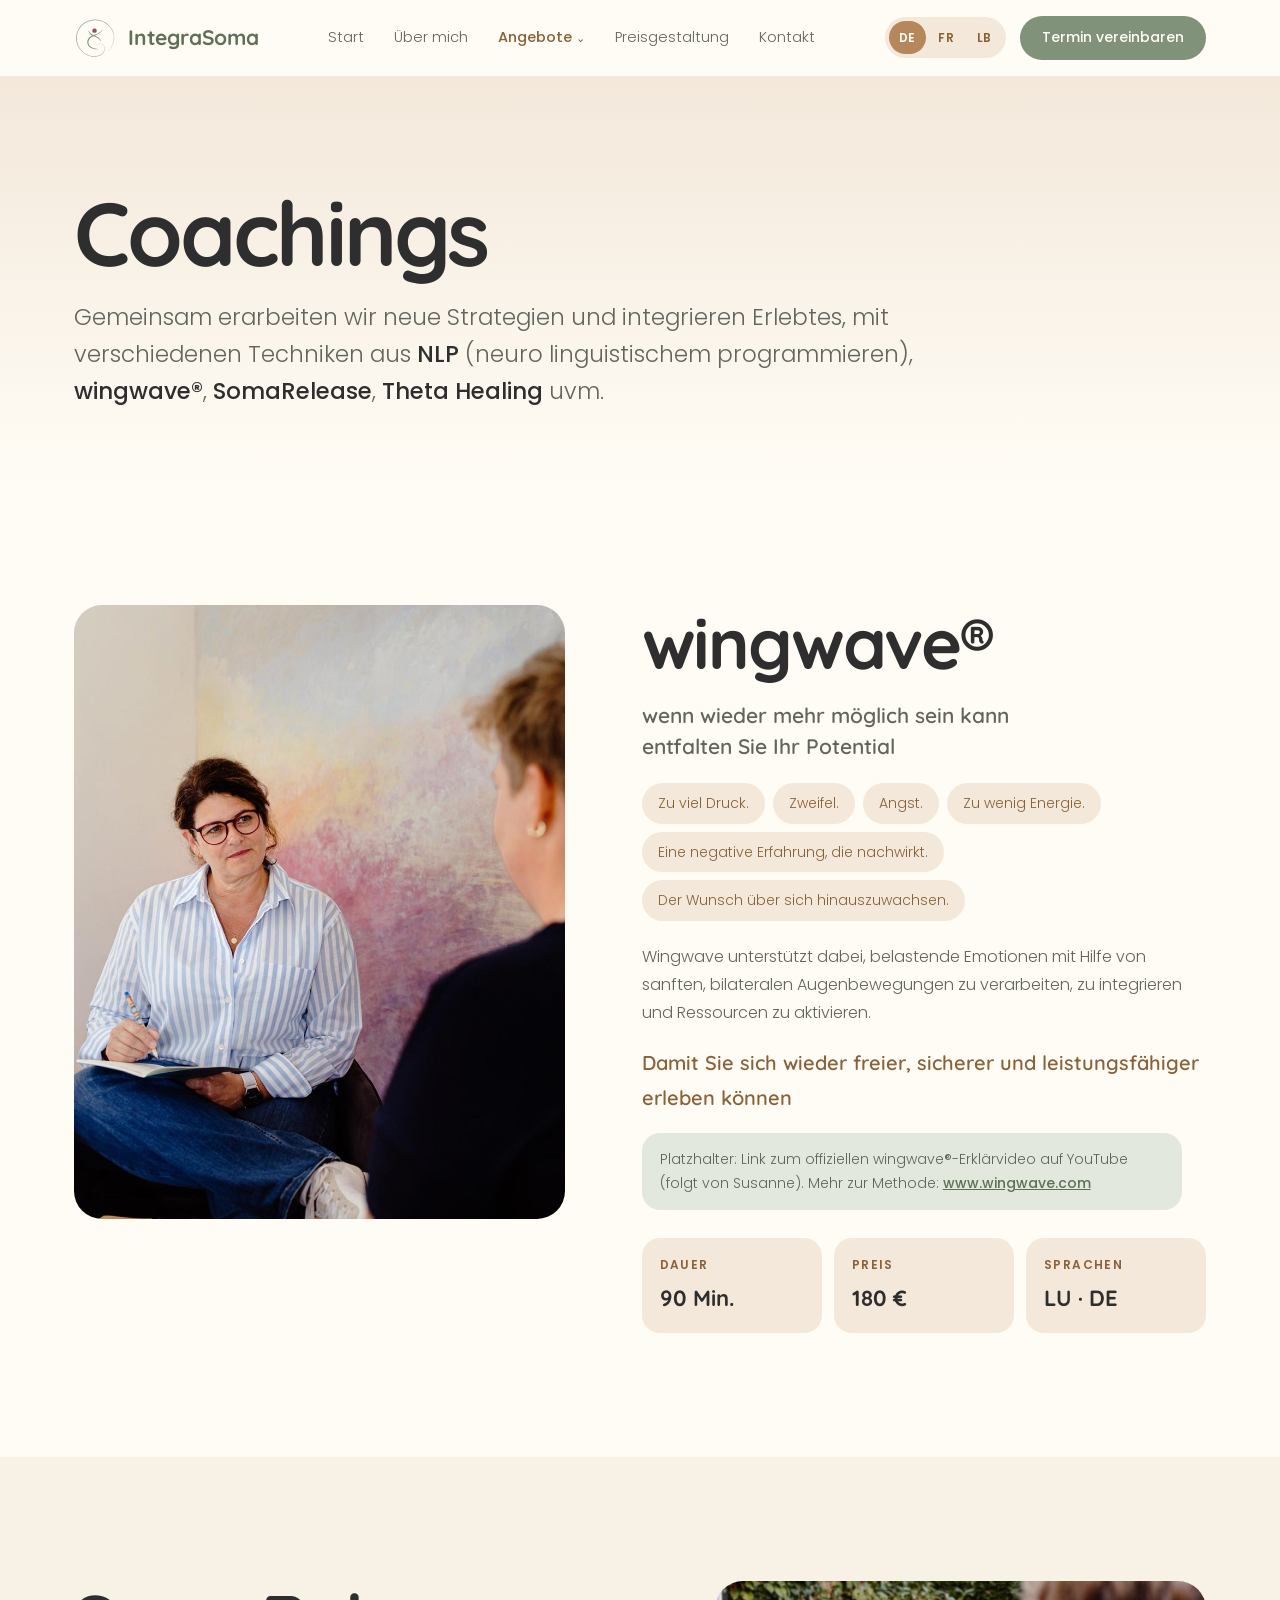
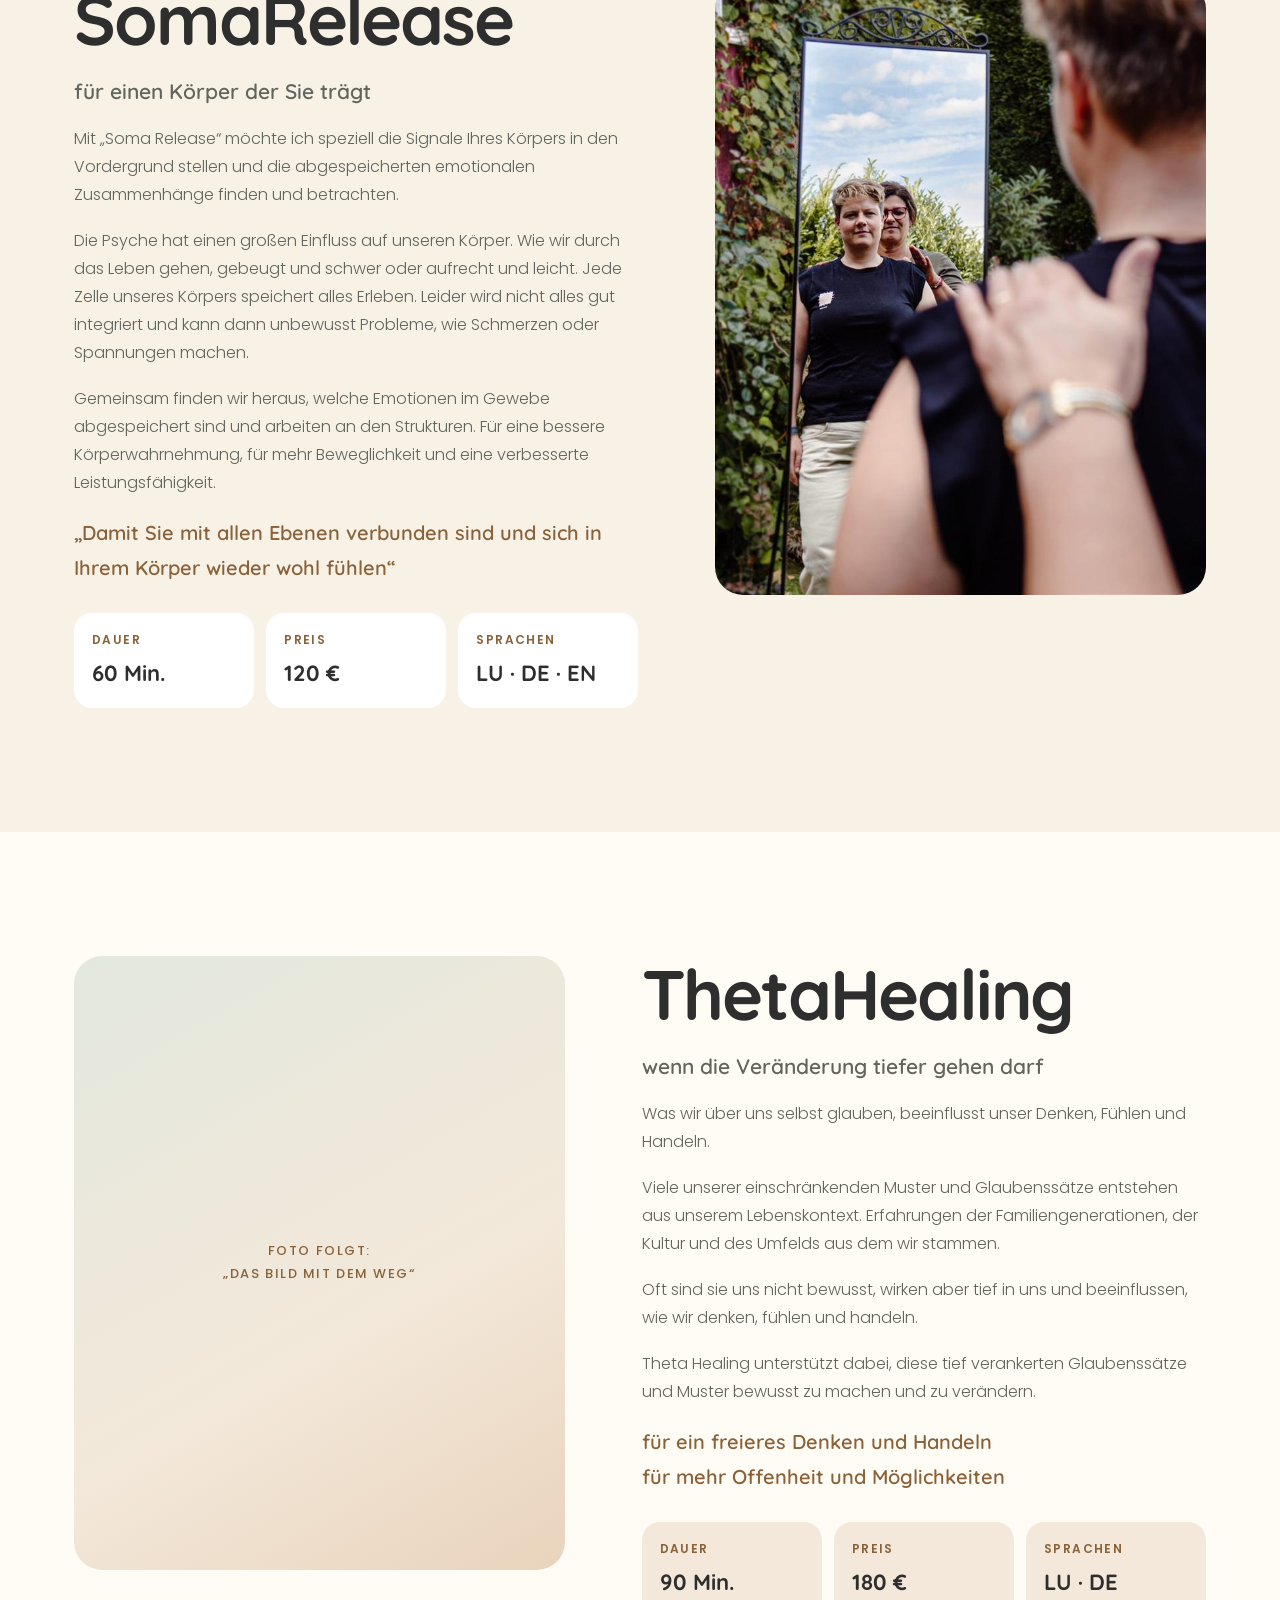
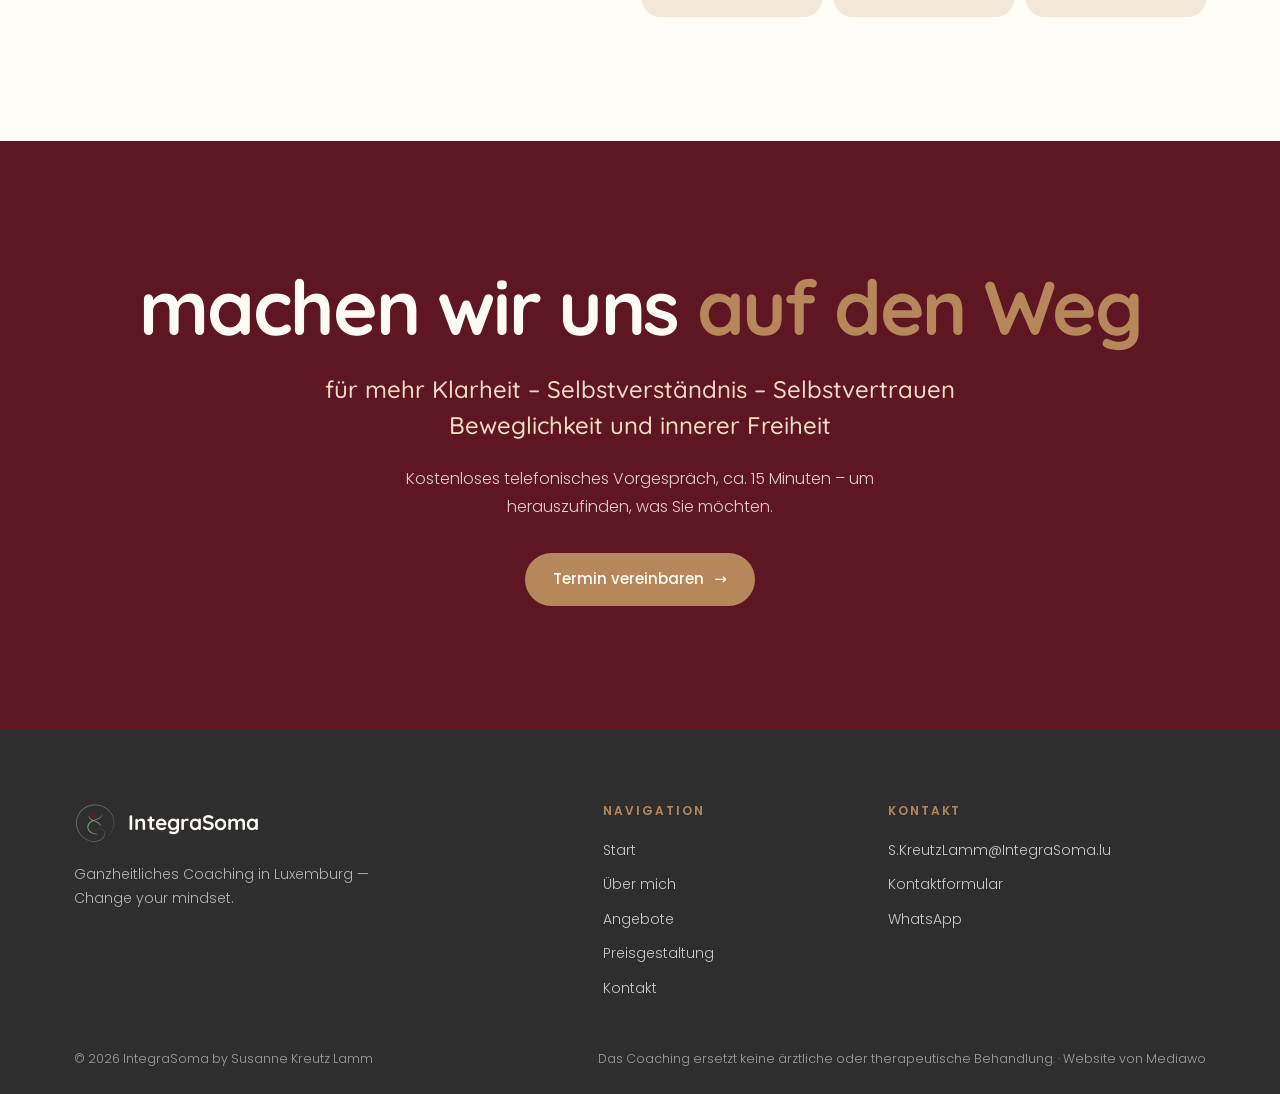
<file: angebote.html>
<!doctype html>
<html lang="de">
<head>
<meta charset="utf-8">
<meta name="viewport" content="width=device-width, initial-scale=1, viewport-fit=cover">
<meta name="claude:viewport-fit-sides" content="cover">
<title>Angebote – IntegraSoma</title>
<link rel="preconnect" href="https://fonts.googleapis.com">
<link rel="preconnect" href="https://fonts.gstatic.com" crossorigin>
<link rel="stylesheet" href="https://fonts.googleapis.com/css2?family=Quicksand:wght@500;600;700&family=Poppins:wght@300;400;500;600&display=swap">
<link rel="stylesheet" href="style.css">
</head>
<body>
<header class="site-header">
  <div class="wrap">
    <a href="./" class="brand"><img src="img/icon.svg" alt=""><b>IntegraSoma</b></a>
    <nav class="nav" aria-label="Hauptnavigation">
      <a href="./">Start</a>
      <a href="ueber-mich.html">Über mich</a>
      <div class="nav-item">
        <a href="angebote.html" class="is-active">Angebote<span class="caret">⌄</span></a>
        <ul class="dropdown">
          <li><a href="angebote.html#wingwave">wingwave®</a></li>
          <li><a href="angebote.html#somarelease">SomaRelease</a></li>
          <li><a href="angebote.html#thetahealing">ThetaHealing</a></li>
        </ul>
      </div>
      <a href="preisgestaltung.html">Preisgestaltung</a>
      <a href="kontakt.html">Kontakt</a>
    </nav>
    <div class="head-actions">
      <nav class="lang" aria-label="Sprache wählen"><a href="angebote.html" hreflang="de" lang="de" class="is-active" aria-current="true">DE</a><a href="fr/angebote.html" hreflang="fr" lang="fr">FR</a><a href="lb/angebote.html" hreflang="lb" lang="lb">LB</a></nav>
      <a href="kontakt.html" class="btn header-cta">Termin vereinbaren</a>
      <button class="menu-btn" type="button" aria-label="Menü öffnen" aria-expanded="false" aria-controls="mobile-nav"><span></span><span></span><span></span></button>
    </div>
  </div>
  <div class="mobile-nav" id="mobile-nav" hidden>
    <div class="wrap">
      <a href="./">Start</a>
      <a href="ueber-mich.html">Über mich</a>
      <a href="angebote.html">Angebote</a>
      <div class="sub">
        <a href="angebote.html#wingwave">wingwave®</a>
        <a href="angebote.html#somarelease">SomaRelease</a>
        <a href="angebote.html#thetahealing">ThetaHealing</a>
      </div>
      <a href="preisgestaltung.html">Preisgestaltung</a>
      <a href="kontakt.html">Kontakt</a>
      <a href="kontakt.html" class="btn">Termin vereinbaren</a>
    </div>
  </div>
</header>
<main>
<section class="page-hero">
  <div class="wrap">
    <h1>Coachings</h1>
    <p>Gemeinsam erarbeiten wir neue Strategien und integrieren Erlebtes, mit verschiedenen Techniken aus <strong>NLP</strong> (neuro linguistischem programmieren), <strong>wingwave®</strong>, <strong>SomaRelease</strong>, <strong>Theta Healing</strong> uvm.</p>
  </div>
</section>

<section class="detail" id="wingwave">
  <div class="wrap">
    <div class="media"><img src="img/wingwave.jpg" alt="Susanne Kreutz Lamm im Coaching-Gespräch" style="object-position:50% 25%"></div>
    <div class="body">
      <h2>wingwave®</h2>
      <p class="tagline">wenn wieder mehr möglich sein kann<br>entfalten Sie Ihr Potential</p>
      <ul class="symptoms">
        <li>Zu viel Druck.</li><li>Zweifel.</li><li>Angst.</li><li>Zu wenig Energie.</li><li>Eine negative Erfahrung, die nachwirkt.</li><li>Der Wunsch über sich hinauszuwachsen.</li>
      </ul>
      <p>Wingwave unterstützt dabei, belastende Emotionen mit Hilfe von sanften, bilateralen Augenbewegungen zu verarbeiten, zu integrieren und Ressourcen zu aktivieren.</p>
      <p class="quote">Damit Sie sich wieder freier, sicherer und leistungsfähiger erleben können</p>
      <p class="note">Platzhalter: Link zum offiziellen wingwave®-Erklärvideo auf YouTube (folgt von Susanne). Mehr zur Methode: <a href="https://www.wingwave.com" target="_blank" rel="noopener">www.wingwave.com</a></p>
      <dl class="facts"><div><dt>Dauer</dt><dd>90 Min.</dd></div><div><dt>Preis</dt><dd>180 €</dd></div><div><dt>Sprachen</dt><dd>LU · DE</dd></div></dl>
    </div>
  </div>
</section>

<section class="detail flip soft" id="somarelease">
  <div class="wrap">
    <div class="media"><img src="img/somarelease.jpg" alt="Coaching-Situation vor dem Spiegel" style="object-position:38% 50%"></div>
    <div class="body">
      <h2>SomaRelease</h2>
      <p class="tagline">für einen Körper der Sie trägt</p>
      <p>Mit „Soma Release“ möchte ich speziell die Signale Ihres Körpers in den Vordergrund stellen und die abgespeicherten emotionalen Zusammenhänge finden und betrachten.</p>
      <p>Die Psyche hat einen großen Einfluss auf unseren Körper. Wie wir durch das Leben gehen, gebeugt und schwer oder aufrecht und leicht. Jede Zelle unseres Körpers speichert alles Erleben. Leider wird nicht alles gut integriert und kann dann unbewusst Probleme, wie Schmerzen oder Spannungen machen.</p>
      <p>Gemeinsam finden wir heraus, welche Emotionen im Gewebe abgespeichert sind und arbeiten an den Strukturen. Für eine bessere Körperwahrnehmung, für mehr Beweglichkeit und eine verbesserte Leistungsfähigkeit.</p>
      <p class="quote">„Damit Sie mit allen Ebenen verbunden sind und sich in Ihrem Körper wieder wohl fühlen“</p>
      <dl class="facts"><div><dt>Dauer</dt><dd>60 Min.</dd></div><div><dt>Preis</dt><dd>120 €</dd></div><div><dt>Sprachen</dt><dd>LU · DE · EN</dd></div></dl>
    </div>
  </div>
</section>

<section class="detail" id="thetahealing">
  <div class="wrap">
    <div class="media"><div class="ph">Foto folgt:<br>„das Bild mit dem Weg“</div></div>
    <div class="body">
      <h2>ThetaHealing</h2>
      <p class="tagline">wenn die Veränderung tiefer gehen darf</p>
      <p>Was wir über uns selbst glauben, beeinflusst unser Denken, Fühlen und Handeln.</p>
      <p>Viele unserer einschränkenden Muster und Glaubenssätze entstehen aus unserem Lebenskontext. Erfahrungen der Familiengenerationen, der Kultur und des Umfelds aus dem wir stammen.</p>
      <p>Oft sind sie uns nicht bewusst, wirken aber tief in uns und beeinflussen, wie wir denken, fühlen und handeln.</p>
      <p>Theta Healing unterstützt dabei, diese tief verankerten Glaubenssätze und Muster bewusst zu machen und zu verändern.</p>
      <p class="quote">für ein freieres Denken und Handeln<br>für mehr Offenheit und Möglichkeiten</p>
      <dl class="facts"><div><dt>Dauer</dt><dd>90 Min.</dd></div><div><dt>Preis</dt><dd>180 €</dd></div><div><dt>Sprachen</dt><dd>LU · DE</dd></div></dl>
    </div>
  </div>
</section>
<section class="cta">
  <div class="wrap">
    <h2>machen wir uns <em>auf den Weg</em></h2>
    <p class="big">für mehr Klarheit – Selbstverständnis – Selbstvertrauen<br>Beweglichkeit und innerer Freiheit</p>
    <p class="small">Kostenloses telefonisches Vorgespräch, ca. 15 Minuten – um herauszufinden, was Sie möchten.</p>
    <a href="kontakt.html" class="btn">Termin vereinbaren <span class="arr" aria-hidden="true">→</span></a>
  </div>
</section>
</main>
<footer class="site-footer">
  <div class="wrap">
    <div class="top">
      <div>
        <a href="./" class="brand"><img src="img/icon.svg" alt=""><b>IntegraSoma</b></a>
        <p>Ganzheitliches Coaching in Luxemburg — Change your mindset.</p>
      </div>
      <div>
        <h4>Navigation</h4>
        <ul>
          <li><a href="./">Start</a></li>
          <li><a href="ueber-mich.html">Über mich</a></li>
          <li><a href="angebote.html">Angebote</a></li>
          <li><a href="preisgestaltung.html">Preisgestaltung</a></li>
          <li><a href="kontakt.html">Kontakt</a></li>
        </ul>
      </div>
      <div>
        <h4>Kontakt</h4>
        <ul>
          <li><a href="mailto:S.KreutzLamm@IntegraSoma.lu">S.KreutzLamm@IntegraSoma.lu</a></li>
          <li><a href="kontakt.html">Kontaktformular</a></li>
          <li><a href="https://wa.me/352621642123" target="_blank" rel="noopener">WhatsApp</a></li>
        </ul>
      </div>
    </div>
    <div class="bottom">
      <span>© 2026 IntegraSoma by Susanne Kreutz Lamm</span>
      <span>Das Coaching ersetzt keine ärztliche oder therapeutische Behandlung. · Website von Mediawo</span>
    </div>
  </div>
</footer>
<script src="main.js"></script>
</body>
</html>
</file>
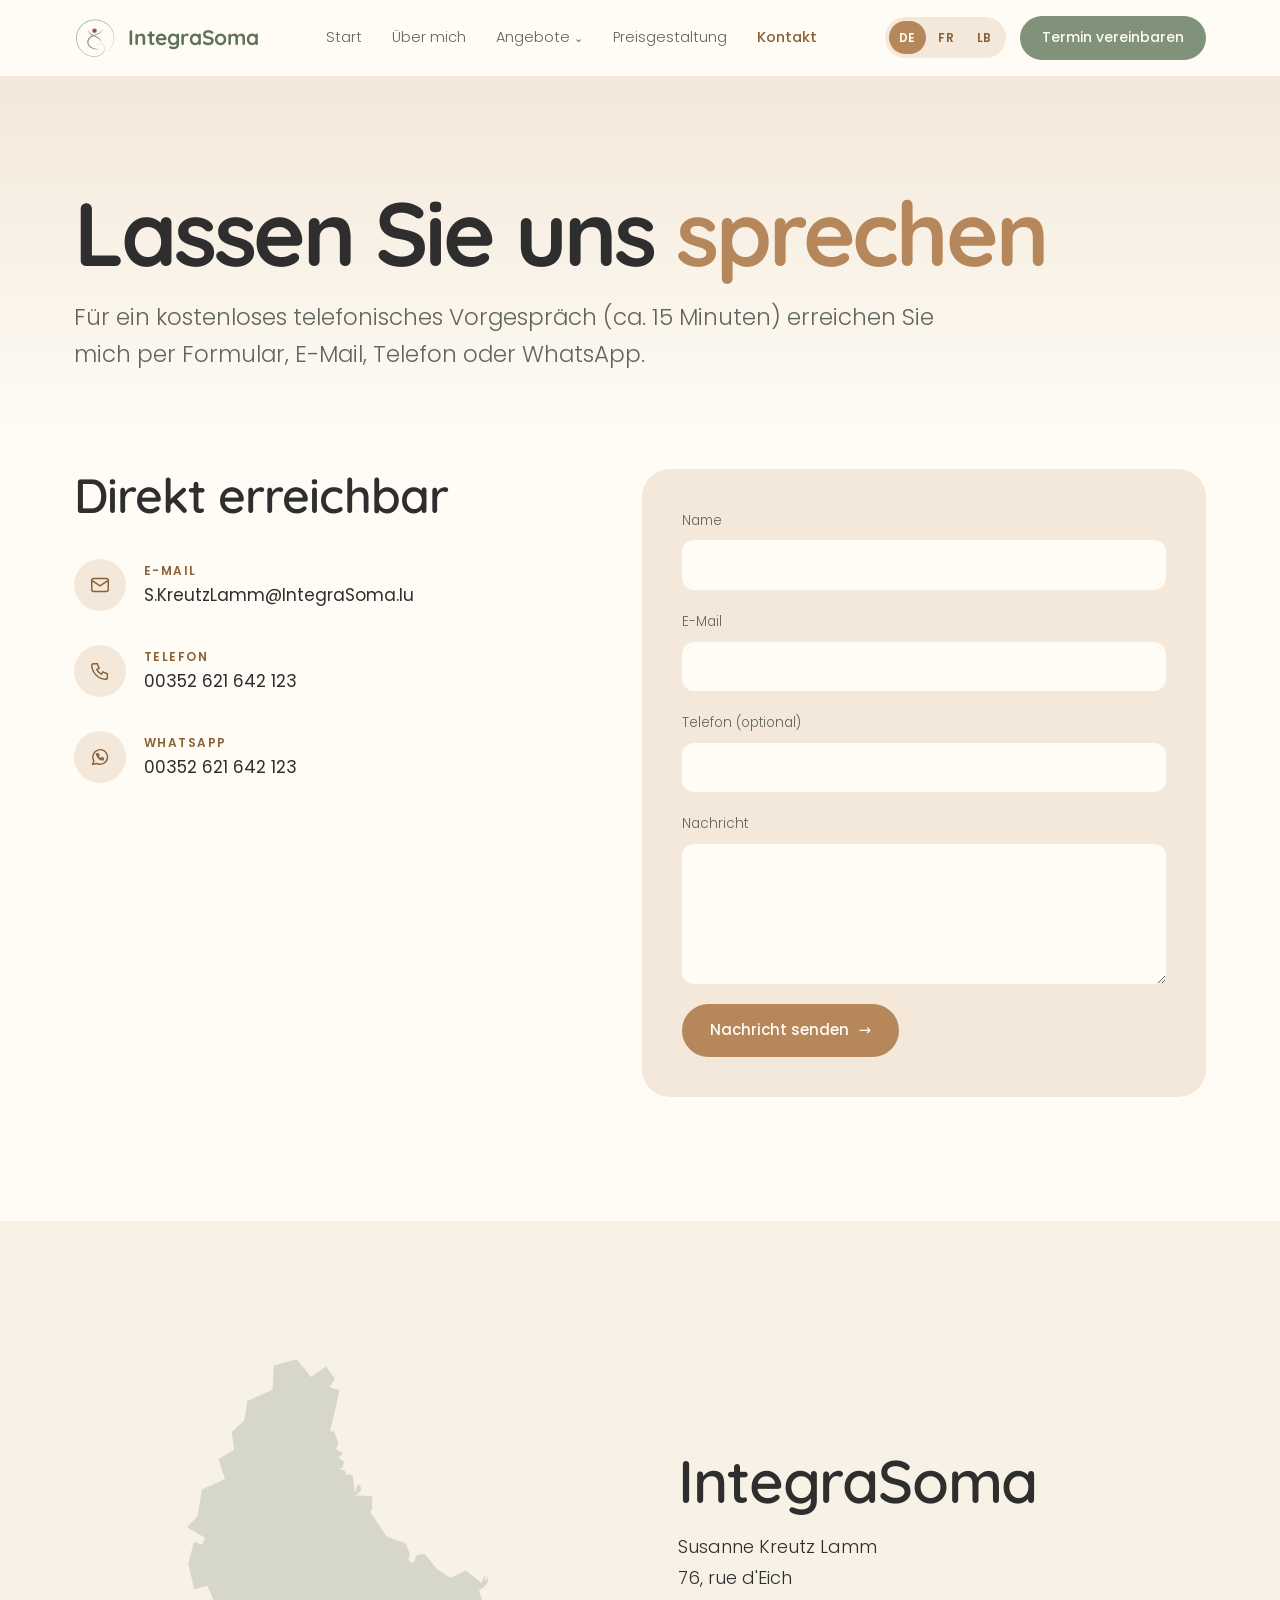
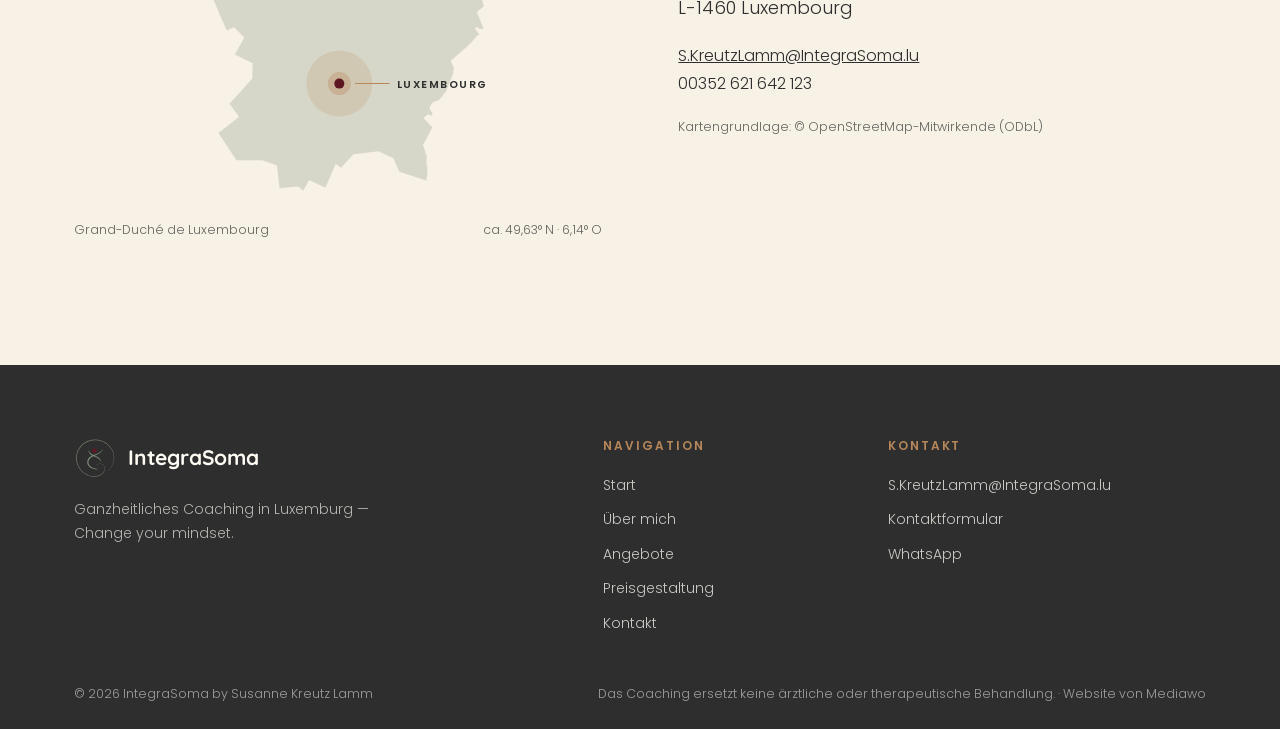
<file: kontakt.html>
<!doctype html>
<html lang="de">
<head>
<meta charset="utf-8">
<meta name="viewport" content="width=device-width, initial-scale=1, viewport-fit=cover">
<meta name="claude:viewport-fit-sides" content="cover">
<title>Kontakt – IntegraSoma</title>
<link rel="preconnect" href="https://fonts.googleapis.com">
<link rel="preconnect" href="https://fonts.gstatic.com" crossorigin>
<link rel="stylesheet" href="https://fonts.googleapis.com/css2?family=Quicksand:wght@500;600;700&family=Poppins:wght@300;400;500;600&display=swap">
<link rel="stylesheet" href="style.css">
</head>
<body>
<header class="site-header">
  <div class="wrap">
    <a href="./" class="brand"><img src="img/icon.svg" alt=""><b>IntegraSoma</b></a>
    <nav class="nav" aria-label="Hauptnavigation">
      <a href="./">Start</a>
      <a href="ueber-mich.html">Über mich</a>
      <div class="nav-item">
        <a href="angebote.html">Angebote<span class="caret">⌄</span></a>
        <ul class="dropdown">
          <li><a href="angebote.html#wingwave">wingwave®</a></li>
          <li><a href="angebote.html#somarelease">SomaRelease</a></li>
          <li><a href="angebote.html#thetahealing">ThetaHealing</a></li>
        </ul>
      </div>
      <a href="preisgestaltung.html">Preisgestaltung</a>
      <a href="kontakt.html" class="is-active">Kontakt</a>
    </nav>
    <div class="head-actions">
      <nav class="lang" aria-label="Sprache wählen"><a href="kontakt.html" hreflang="de" lang="de" class="is-active" aria-current="true">DE</a><a href="fr/kontakt.html" hreflang="fr" lang="fr">FR</a><a href="lb/kontakt.html" hreflang="lb" lang="lb">LB</a></nav>
      <a href="kontakt.html" class="btn header-cta">Termin vereinbaren</a>
      <button class="menu-btn" type="button" aria-label="Menü öffnen" aria-expanded="false" aria-controls="mobile-nav"><span></span><span></span><span></span></button>
    </div>
  </div>
  <div class="mobile-nav" id="mobile-nav" hidden>
    <div class="wrap">
      <a href="./">Start</a>
      <a href="ueber-mich.html">Über mich</a>
      <a href="angebote.html">Angebote</a>
      <div class="sub">
        <a href="angebote.html#wingwave">wingwave®</a>
        <a href="angebote.html#somarelease">SomaRelease</a>
        <a href="angebote.html#thetahealing">ThetaHealing</a>
      </div>
      <a href="preisgestaltung.html">Preisgestaltung</a>
      <a href="kontakt.html">Kontakt</a>
      <a href="kontakt.html" class="btn">Termin vereinbaren</a>
    </div>
  </div>
</header>
<main>
<section class="page-hero">
  <div class="wrap">
    <h1>Lassen Sie uns <em>sprechen</em></h1>
    <p>Für ein kostenloses telefonisches Vorgespräch (ca. 15 Minuten) erreichen Sie mich per Formular, E-Mail, Telefon oder WhatsApp.</p>
  </div>
</section>

<section class="contact" style="padding-top:24px">
  <div class="wrap">
    <div>
      <h2>Direkt erreichbar</h2>
      <div class="ways">
        <a class="way" href="mailto:S.KreutzLamm@IntegraSoma.lu"><span class="ico"><svg width="22" height="22" viewBox="0 0 24 24" fill="none" stroke="currentColor" stroke-width="1.6"><rect x="3" y="5" width="18" height="14" rx="2"/><path d="M3 7l9 6 9-6"/></svg></span><span><strong>E-Mail</strong>S.KreutzLamm@IntegraSoma.lu</span></a>
        <a class="way" href="tel:+352621642123"><span class="ico"><svg width="22" height="22" viewBox="0 0 24 24" fill="none" stroke="currentColor" stroke-width="1.6"><path d="M5 4h4l2 5-2.5 1.5a11 11 0 005 5L15 13l5 2v4a2 2 0 01-2 2A16 16 0 013 6a2 2 0 012-2z"/></svg></span><span><strong>Telefon</strong>00352 621 642 123</span></a>
        <a class="way" href="https://wa.me/352621642123" target="_blank" rel="noopener"><span class="ico"><svg width="22" height="22" viewBox="0 0 24 24" fill="none" stroke="currentColor" stroke-width="1.6"><path d="M4 20l1.3-4A8 8 0 1112 20a8 8 0 01-4-1z"/><path d="M9 9.5c.5 2 2 3.5 4 4.3l1.2-1.1 1.6.8-.4 1.6c-3.5.2-6.9-3-7.2-6.4l1.6-.5.8 1.5z"/></svg></span><span><strong>WhatsApp</strong>00352 621 642 123</span></a>
      </div>
    </div>
    <form class="form" data-contact-form>
      <label for="f-name">Name<input id="f-name" type="text" name="name" required autocomplete="name"></label>
      <label for="f-mail">E-Mail<input id="f-mail" type="email" name="email" required autocomplete="email"></label>
      <label for="f-tel">Telefon (optional)<input id="f-tel" type="tel" name="telefon" autocomplete="tel"></label>
      <label for="f-msg">Nachricht<textarea id="f-msg" name="message" required></textarea></label>
      <button type="submit" class="btn btn-gold">Nachricht senden <span class="arr" aria-hidden="true">→</span></button>
      <p class="status" hidden>Vorschau: Das Formular ist noch nicht angebunden, die Nachricht wurde nicht verschickt.</p>
    </form>
  </div>
</section>

<section class="location soft">
  <div class="wrap">
    <div class="map">
      <svg viewBox="0 0 460 641" role="img" aria-label="Karte von Luxemburg mit Standort Luxemburg-Stadt">
        <path class="country" d="M141.0,28.2 L141.5,28.2 L172.7,20.0 L192.8,44.5 L213.4,29.8 L226.0,47.0 L218.6,58.4 L232.4,63.3 L219.2,120.6 L225.0,120.6 L230.8,136.9 L228.2,143.5 L228.2,145.1 L233.4,149.2 L235.0,149.2 L236.6,150.8 L232.4,156.5 L228.2,154.9 L238.7,162.3 L236.1,171.3 L232.4,171.3 L234.5,173.7 L239.2,174.5 L242.4,180.3 L246.1,180.3 L250.9,181.9 L254.0,207.2 L256.7,195.8 L261.4,195.0 L262.5,202.3 L262.0,203.2 L255.6,209.7 L265.1,209.7 L277.8,210.5 L277.8,228.5 L274.6,232.6 L275.7,233.4 L297.9,266.9 L324.8,276.7 L330.1,290.6 L328.5,298.0 L330.1,302.1 L332.8,303.7 L336.5,302.1 L338.6,294.7 L339.1,293.9 L340.2,293.1 L344.4,291.5 L351.8,291.5 L367.1,311.1 L367.6,311.9 L387.2,324.2 L408.8,314.4 L430.0,331.5 L433.7,322.5 L436.8,323.3 L436.3,323.3 L433.7,325.0 L437.4,329.1 L437.4,324.2 L437.4,323.3 L439.5,325.8 L440.0,328.3 L439.5,329.9 L434.7,336.4 L426.8,342.2 L433.7,364.2 L424.2,371.6 L423.6,372.4 L424.2,373.2 L433.1,395.3 L426.8,395.3 L427.3,395.3 L424.2,392.8 L423.6,392.8 L421.5,394.5 L421.0,394.5 L421.0,395.3 L421.5,395.3 L427.3,403.5 L426.8,403.5 L424.7,404.3 L423.6,405.9 L415.2,415.7 L414.6,414.9 L414.1,415.7 L414.1,416.6 L387.2,440.3 L392.5,451.7 L391.9,450.9 L390.3,455.8 L391.4,455.8 L380.8,482.8 L370.8,495.1 L362.9,497.5 L358.1,504.0 L358.1,507.3 L361.8,513.0 L361.8,515.5 L359.2,516.3 L356.0,514.7 L356.5,513.9 L356.0,506.5 L356.0,513.9 L356.0,514.7 L349.1,519.6 L361.8,532.7 L349.1,557.2 L348.1,556.4 L348.6,558.0 L349.1,558.0 L352.3,568.6 L351.8,568.6 L352.3,570.3 L353.4,571.1 L354.4,576.0 L353.4,576.8 L353.9,586.6 L354.9,587.4 L354.4,602.2 L353.4,603.0 L353.9,607.1 L315.8,594.8 L307.4,576.0 L286.8,566.2 L251.9,570.3 L234.5,589.1 L227.1,583.4 L212.8,616.9 L190.1,606.3 L181.7,621.0 L174.8,615.2 L173.7,615.2 L173.7,616.1 L173.2,616.1 L172.7,615.2 L148.9,617.7 L145.2,585.8 L124.6,578.5 L124.1,578.5 L88.7,578.5 L63.8,540.8 L92.4,517.9 L79.2,500.0 L110.9,464.8 L111.4,443.5 L86.6,431.3 L99.8,407.6 L85.0,392.8 L84.5,393.7 L83.4,394.5 L80.2,395.3 L79.7,396.1 L79.2,396.1 L78.1,396.9 L77.6,397.8 L74.9,396.9 L63.3,370.8 L63.3,370.0 L55.9,352.8 L55.4,352.0 L48.0,335.6 L30.0,340.5 L21.6,305.4 L29.5,274.3 L40.6,278.4 L44.8,268.6 L43.2,267.7 L20.0,253.8 L34.8,238.3 L40.6,201.5 L72.8,186.8 L63.8,159.0 L85.5,145.9 L82.3,121.4 L99.8,105.0 L104.0,78.1 L138.9,62.5 L141.0,28.2 Z"/>
        <g transform="translate(232.1 471.8)">
          <circle class="glow" r="46"/>
          <circle class="ring" r="16"/>
          <circle class="dot" r="7"/>
          <line x1="22" y1="0" x2="70" y2="0" class="lbl-line"/>
          <text x="80" y="6" class="lbl">LUXEMBOURG</text>
        </g>
      </svg>
      <div class="map-meta"><span>Grand-Duché de Luxembourg</span><span>ca. 49,63° N · 6,14° O</span></div>
    </div>
    <div class="info">
      <h2>IntegraSoma</h2>
      <address>Susanne Kreutz Lamm<br>76, rue d'Eich<br>L-1460 Luxembourg</address>
      <p><a href="mailto:S.KreutzLamm@IntegraSoma.lu">S.KreutzLamm@IntegraSoma.lu</a><br>00352 621 642 123</p>
      <p class="credit">Kartengrundlage: © OpenStreetMap-Mitwirkende (ODbL)</p>
    </div>
  </div>
</section>
</main>
<footer class="site-footer">
  <div class="wrap">
    <div class="top">
      <div>
        <a href="./" class="brand"><img src="img/icon.svg" alt=""><b>IntegraSoma</b></a>
        <p>Ganzheitliches Coaching in Luxemburg — Change your mindset.</p>
      </div>
      <div>
        <h4>Navigation</h4>
        <ul>
          <li><a href="./">Start</a></li>
          <li><a href="ueber-mich.html">Über mich</a></li>
          <li><a href="angebote.html">Angebote</a></li>
          <li><a href="preisgestaltung.html">Preisgestaltung</a></li>
          <li><a href="kontakt.html">Kontakt</a></li>
        </ul>
      </div>
      <div>
        <h4>Kontakt</h4>
        <ul>
          <li><a href="mailto:S.KreutzLamm@IntegraSoma.lu">S.KreutzLamm@IntegraSoma.lu</a></li>
          <li><a href="kontakt.html">Kontaktformular</a></li>
          <li><a href="https://wa.me/352621642123" target="_blank" rel="noopener">WhatsApp</a></li>
        </ul>
      </div>
    </div>
    <div class="bottom">
      <span>© 2026 IntegraSoma by Susanne Kreutz Lamm</span>
      <span>Das Coaching ersetzt keine ärztliche oder therapeutische Behandlung. · Website von Mediawo</span>
    </div>
  </div>
</footer>
<script src="main.js"></script>
</body>
</html>
</file>
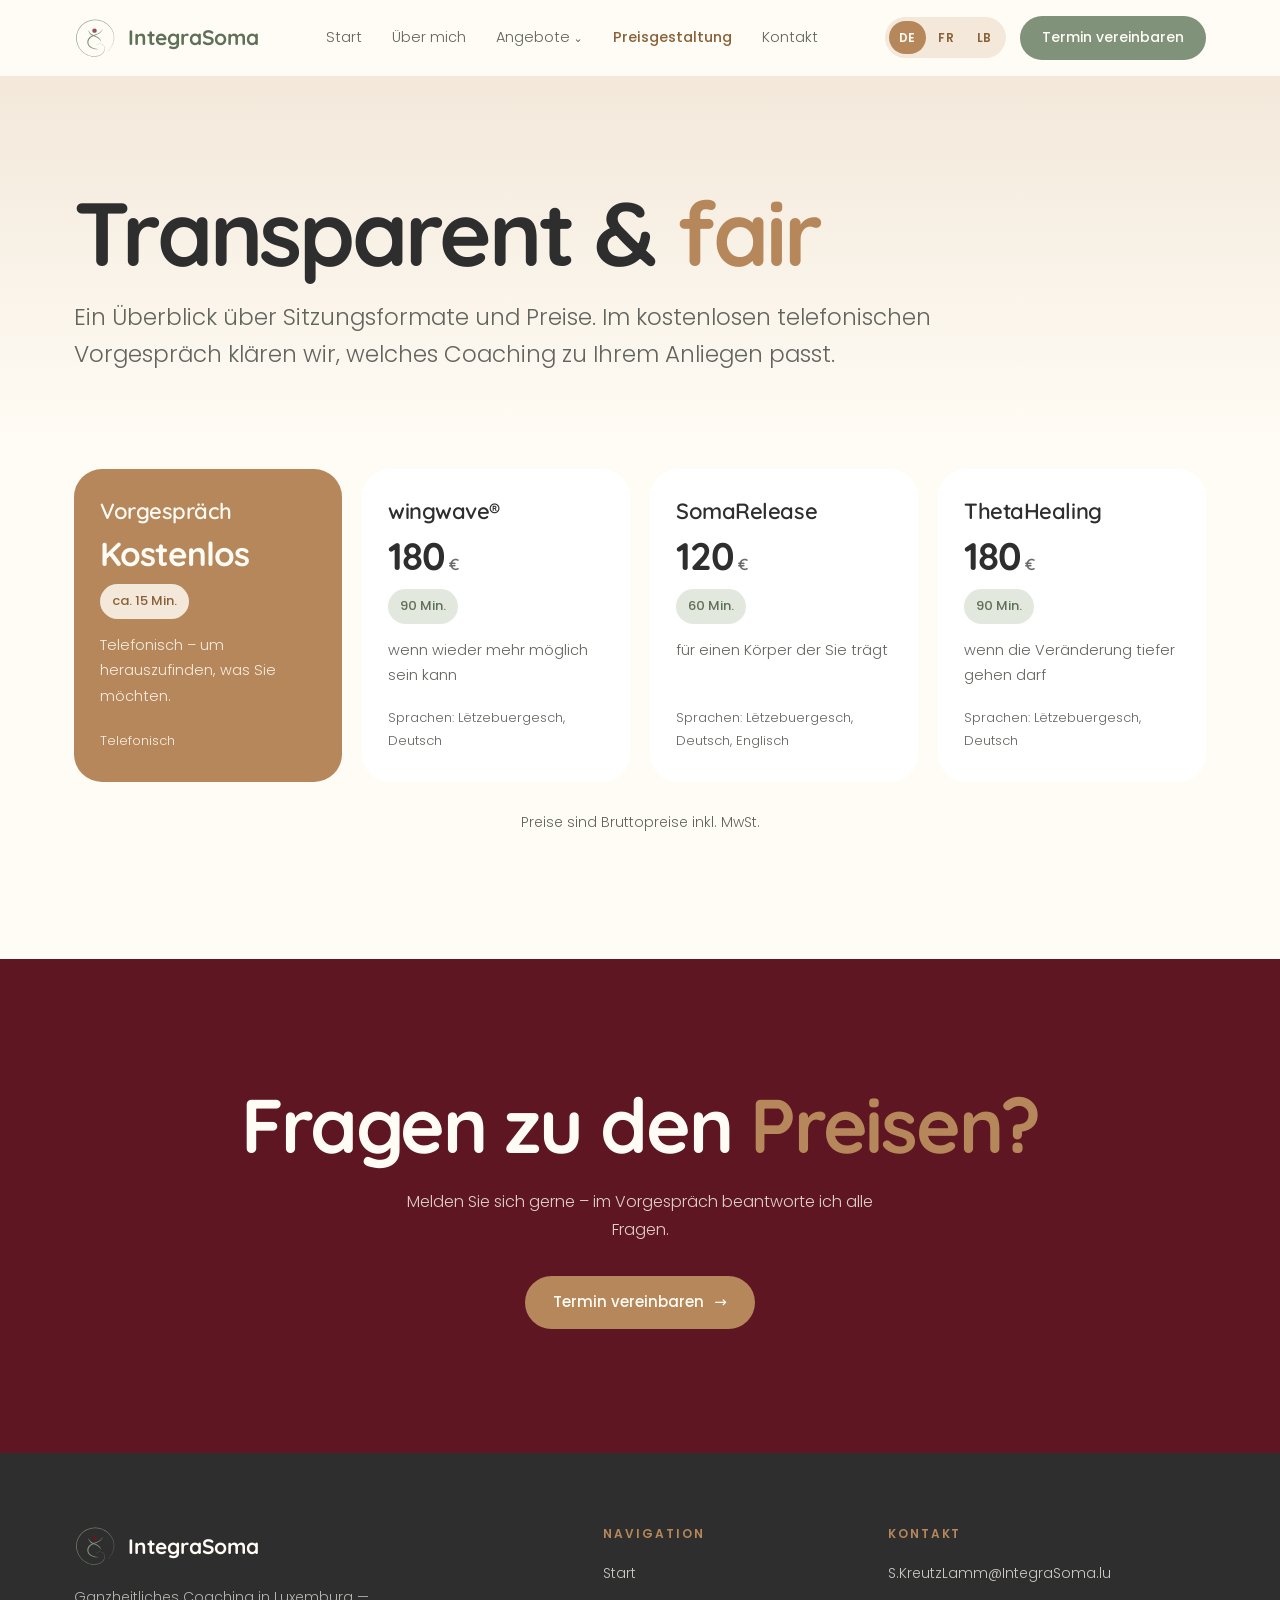
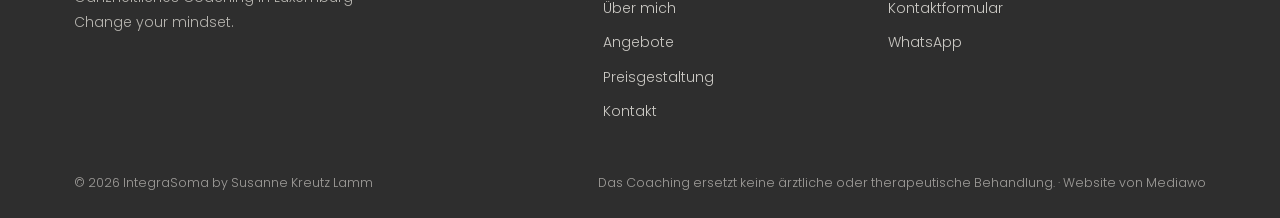
<file: preisgestaltung.html>
<!doctype html>
<html lang="de">
<head>
<meta charset="utf-8">
<meta name="viewport" content="width=device-width, initial-scale=1, viewport-fit=cover">
<meta name="claude:viewport-fit-sides" content="cover">
<title>Preisgestaltung – IntegraSoma</title>
<link rel="preconnect" href="https://fonts.googleapis.com">
<link rel="preconnect" href="https://fonts.gstatic.com" crossorigin>
<link rel="stylesheet" href="https://fonts.googleapis.com/css2?family=Quicksand:wght@500;600;700&family=Poppins:wght@300;400;500;600&display=swap">
<link rel="stylesheet" href="style.css">
</head>
<body>
<header class="site-header">
  <div class="wrap">
    <a href="./" class="brand"><img src="img/icon.svg" alt=""><b>IntegraSoma</b></a>
    <nav class="nav" aria-label="Hauptnavigation">
      <a href="./">Start</a>
      <a href="ueber-mich.html">Über mich</a>
      <div class="nav-item">
        <a href="angebote.html">Angebote<span class="caret">⌄</span></a>
        <ul class="dropdown">
          <li><a href="angebote.html#wingwave">wingwave®</a></li>
          <li><a href="angebote.html#somarelease">SomaRelease</a></li>
          <li><a href="angebote.html#thetahealing">ThetaHealing</a></li>
        </ul>
      </div>
      <a href="preisgestaltung.html" class="is-active">Preisgestaltung</a>
      <a href="kontakt.html">Kontakt</a>
    </nav>
    <div class="head-actions">
      <nav class="lang" aria-label="Sprache wählen"><a href="preisgestaltung.html" hreflang="de" lang="de" class="is-active" aria-current="true">DE</a><a href="fr/preisgestaltung.html" hreflang="fr" lang="fr">FR</a><a href="lb/preisgestaltung.html" hreflang="lb" lang="lb">LB</a></nav>
      <a href="kontakt.html" class="btn header-cta">Termin vereinbaren</a>
      <button class="menu-btn" type="button" aria-label="Menü öffnen" aria-expanded="false" aria-controls="mobile-nav"><span></span><span></span><span></span></button>
    </div>
  </div>
  <div class="mobile-nav" id="mobile-nav" hidden>
    <div class="wrap">
      <a href="./">Start</a>
      <a href="ueber-mich.html">Über mich</a>
      <a href="angebote.html">Angebote</a>
      <div class="sub">
        <a href="angebote.html#wingwave">wingwave®</a>
        <a href="angebote.html#somarelease">SomaRelease</a>
        <a href="angebote.html#thetahealing">ThetaHealing</a>
      </div>
      <a href="preisgestaltung.html">Preisgestaltung</a>
      <a href="kontakt.html">Kontakt</a>
      <a href="kontakt.html" class="btn">Termin vereinbaren</a>
    </div>
  </div>
</header>
<main>
<section class="page-hero">
  <div class="wrap">
    <h1>Transparent &amp; <em>fair</em></h1>
    <p>Ein Überblick über Sitzungsformate und Preise. Im kostenlosen telefonischen Vorgespräch klären wir, welches Coaching zu Ihrem Anliegen passt.</p>
  </div>
</section>

<section style="padding-top:24px">
  <div class="wrap">
    <div class="prices">
      <article class="price feat">
        <h3>Vorgespräch</h3>
        <div class="amount">Kostenlos<small></small></div>
        <span class="pill">ca. 15 Min.</span>
        <p>Telefonisch – um herauszufinden, was Sie möchten.</p>
        <div class="langs">Telefonisch</div>
      </article>
      <article class="price">
        <h3><a href="angebote.html#wingwave">wingwave®</a></h3>
        <div class="amount">180<small>€</small></div>
        <span class="pill sage">90 Min.</span>
        <p>wenn wieder mehr möglich sein kann</p>
        <div class="langs">Sprachen: Lëtzebuergesch, Deutsch</div>
      </article>
      <article class="price">
        <h3><a href="angebote.html#somarelease">SomaRelease</a></h3>
        <div class="amount">120<small>€</small></div>
        <span class="pill sage">60 Min.</span>
        <p>für einen Körper der Sie trägt</p>
        <div class="langs">Sprachen: Lëtzebuergesch, Deutsch, Englisch</div>
      </article>
      <article class="price">
        <h3><a href="angebote.html#thetahealing">ThetaHealing</a></h3>
        <div class="amount">180<small>€</small></div>
        <span class="pill sage">90 Min.</span>
        <p>wenn die Veränderung tiefer gehen darf</p>
        <div class="langs">Sprachen: Lëtzebuergesch, Deutsch</div>
      </article>
    </div>
    <p class="price-note">Preise sind Bruttopreise inkl. MwSt.</p>
  </div>
</section>

<section class="cta">
  <div class="wrap">
    <h2>Fragen zu den <em>Preisen?</em></h2>
    <p class="small">Melden Sie sich gerne – im Vorgespräch beantworte ich alle Fragen.</p>
    <a href="kontakt.html" class="btn">Termin vereinbaren <span class="arr" aria-hidden="true">→</span></a>
  </div>
</section>
</main>
<footer class="site-footer">
  <div class="wrap">
    <div class="top">
      <div>
        <a href="./" class="brand"><img src="img/icon.svg" alt=""><b>IntegraSoma</b></a>
        <p>Ganzheitliches Coaching in Luxemburg — Change your mindset.</p>
      </div>
      <div>
        <h4>Navigation</h4>
        <ul>
          <li><a href="./">Start</a></li>
          <li><a href="ueber-mich.html">Über mich</a></li>
          <li><a href="angebote.html">Angebote</a></li>
          <li><a href="preisgestaltung.html">Preisgestaltung</a></li>
          <li><a href="kontakt.html">Kontakt</a></li>
        </ul>
      </div>
      <div>
        <h4>Kontakt</h4>
        <ul>
          <li><a href="mailto:S.KreutzLamm@IntegraSoma.lu">S.KreutzLamm@IntegraSoma.lu</a></li>
          <li><a href="kontakt.html">Kontaktformular</a></li>
          <li><a href="https://wa.me/352621642123" target="_blank" rel="noopener">WhatsApp</a></li>
        </ul>
      </div>
    </div>
    <div class="bottom">
      <span>© 2026 IntegraSoma by Susanne Kreutz Lamm</span>
      <span>Das Coaching ersetzt keine ärztliche oder therapeutische Behandlung. · Website von Mediawo</span>
    </div>
  </div>
</footer>
<script src="main.js"></script>
</body>
</html>
</file>
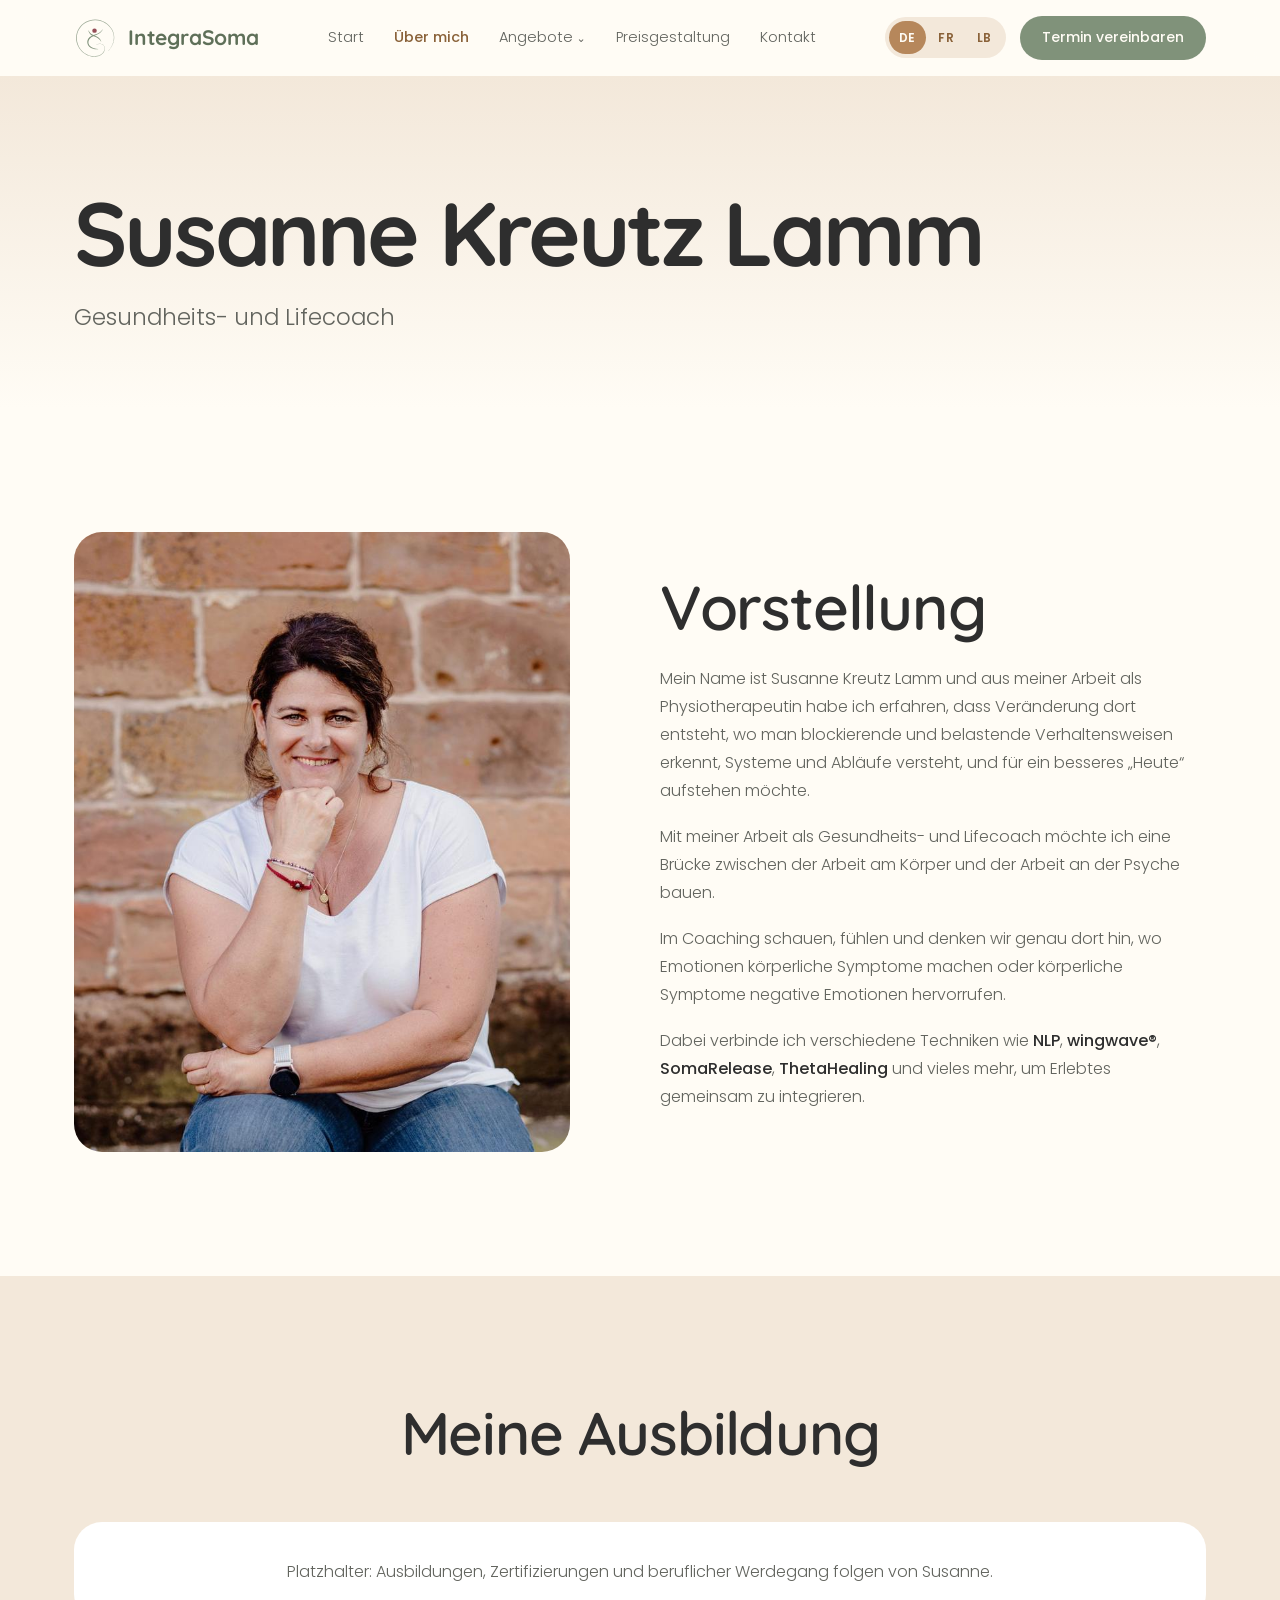
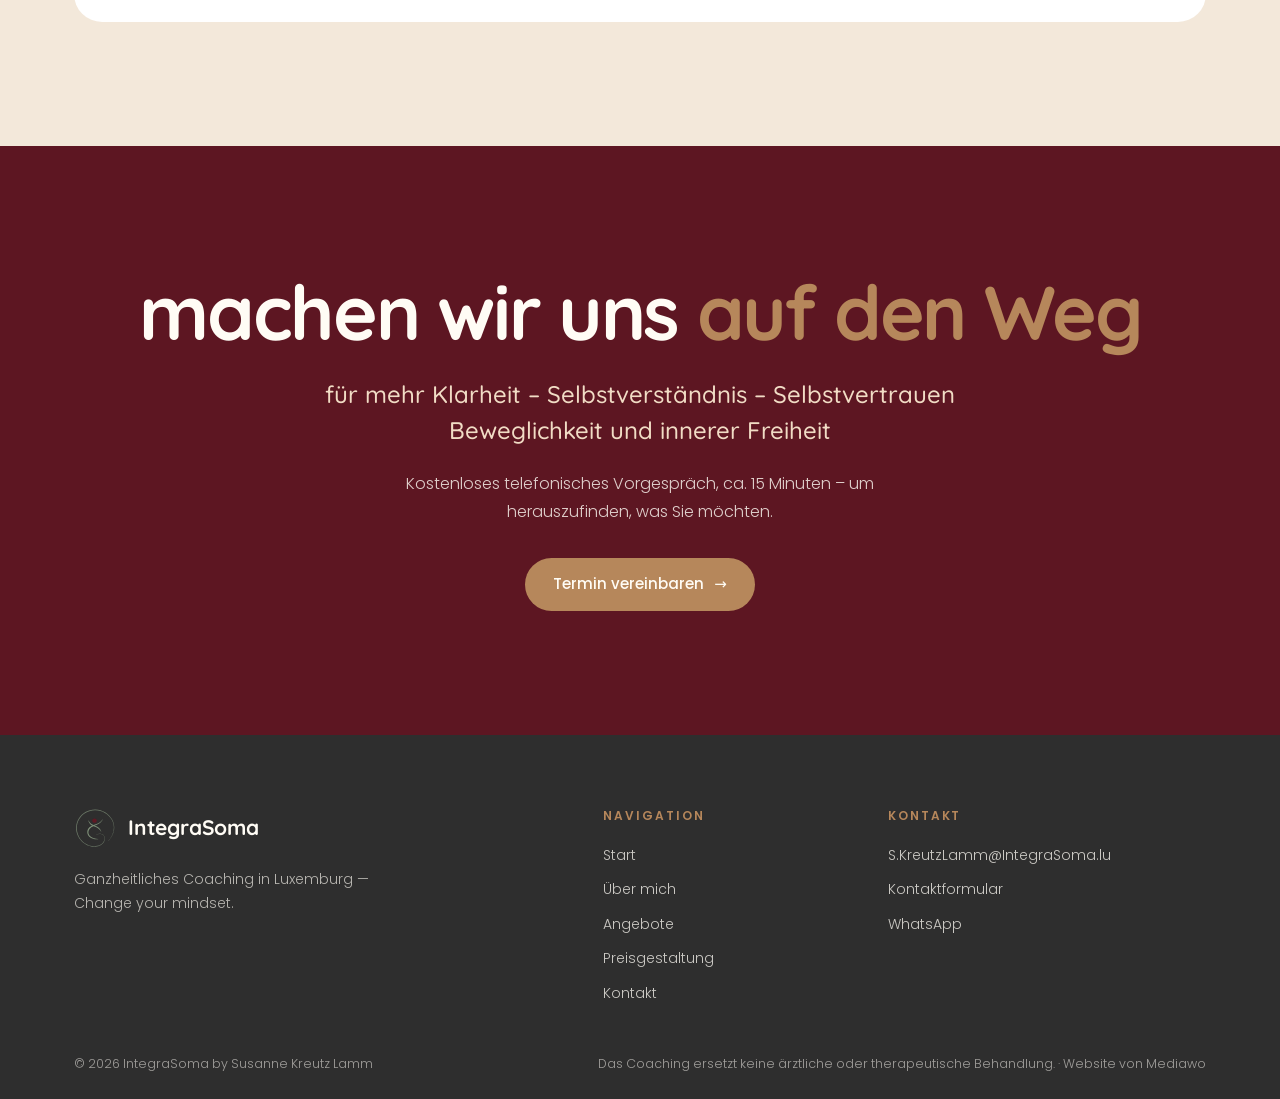
<file: ueber-mich.html>
<!doctype html>
<html lang="de">
<head>
<meta charset="utf-8">
<meta name="viewport" content="width=device-width, initial-scale=1, viewport-fit=cover">
<meta name="claude:viewport-fit-sides" content="cover">
<title>Über mich – IntegraSoma</title>
<link rel="preconnect" href="https://fonts.googleapis.com">
<link rel="preconnect" href="https://fonts.gstatic.com" crossorigin>
<link rel="stylesheet" href="https://fonts.googleapis.com/css2?family=Quicksand:wght@500;600;700&family=Poppins:wght@300;400;500;600&display=swap">
<link rel="stylesheet" href="style.css">
</head>
<body>
<header class="site-header">
  <div class="wrap">
    <a href="./" class="brand"><img src="img/icon.svg" alt=""><b>IntegraSoma</b></a>
    <nav class="nav" aria-label="Hauptnavigation">
      <a href="./">Start</a>
      <a href="ueber-mich.html" class="is-active">Über mich</a>
      <div class="nav-item">
        <a href="angebote.html">Angebote<span class="caret">⌄</span></a>
        <ul class="dropdown">
          <li><a href="angebote.html#wingwave">wingwave®</a></li>
          <li><a href="angebote.html#somarelease">SomaRelease</a></li>
          <li><a href="angebote.html#thetahealing">ThetaHealing</a></li>
        </ul>
      </div>
      <a href="preisgestaltung.html">Preisgestaltung</a>
      <a href="kontakt.html">Kontakt</a>
    </nav>
    <div class="head-actions">
      <nav class="lang" aria-label="Sprache wählen"><a href="ueber-mich.html" hreflang="de" lang="de" class="is-active" aria-current="true">DE</a><a href="fr/ueber-mich.html" hreflang="fr" lang="fr">FR</a><a href="lb/ueber-mich.html" hreflang="lb" lang="lb">LB</a></nav>
      <a href="kontakt.html" class="btn header-cta">Termin vereinbaren</a>
      <button class="menu-btn" type="button" aria-label="Menü öffnen" aria-expanded="false" aria-controls="mobile-nav"><span></span><span></span><span></span></button>
    </div>
  </div>
  <div class="mobile-nav" id="mobile-nav" hidden>
    <div class="wrap">
      <a href="./">Start</a>
      <a href="ueber-mich.html">Über mich</a>
      <a href="angebote.html">Angebote</a>
      <div class="sub">
        <a href="angebote.html#wingwave">wingwave®</a>
        <a href="angebote.html#somarelease">SomaRelease</a>
        <a href="angebote.html#thetahealing">ThetaHealing</a>
      </div>
      <a href="preisgestaltung.html">Preisgestaltung</a>
      <a href="kontakt.html">Kontakt</a>
      <a href="kontakt.html" class="btn">Termin vereinbaren</a>
    </div>
  </div>
</header>
<main>
<section class="page-hero">
  <div class="wrap">
    <h1>Susanne Kreutz Lamm</h1>
    <p>Gesundheits- und Lifecoach</p>
  </div>
</section>

<section class="split">
  <div class="wrap">
    <div class="media"><img src="img/susanne-portrait.jpg" alt="Susanne Kreutz Lamm" style="object-position:50% 30%"></div>
    <div class="body">
      <h2>Vorstellung</h2>
      <p>Mein Name ist Susanne Kreutz Lamm und aus meiner Arbeit als Physiotherapeutin habe ich erfahren, dass Veränderung dort entsteht, wo man blockierende und belastende Verhaltensweisen erkennt, Systeme und Abläufe versteht, und für ein besseres „Heute“ aufstehen möchte.</p>
      <p>Mit meiner Arbeit als Gesundheits- und Lifecoach möchte ich eine Brücke zwischen der Arbeit am Körper und der Arbeit an der Psyche bauen.</p>
      <p>Im Coaching schauen, fühlen und denken wir genau dort hin, wo Emotionen körperliche Symptome machen oder körperliche Symptome negative Emotionen hervorrufen.</p>
      <p>Dabei verbinde ich verschiedene Techniken wie <strong>NLP</strong>, <strong>wingwave®</strong>, <strong>SomaRelease</strong>, <strong>ThetaHealing</strong> und vieles mehr, um Erlebtes gemeinsam zu integrieren.</p>
    </div>
  </div>
</section>

<section class="goldsoft">
  <div class="wrap">
    <div class="sec-head center">
      <h2>Meine Ausbildung</h2>
    </div>
    <div class="placeholder">Platzhalter: Ausbildungen, Zertifizierungen und beruflicher Werdegang folgen von Susanne.</div>
  </div>
</section>
<section class="cta">
  <div class="wrap">
    <h2>machen wir uns <em>auf den Weg</em></h2>
    <p class="big">für mehr Klarheit – Selbstverständnis – Selbstvertrauen<br>Beweglichkeit und innerer Freiheit</p>
    <p class="small">Kostenloses telefonisches Vorgespräch, ca. 15 Minuten – um herauszufinden, was Sie möchten.</p>
    <a href="kontakt.html" class="btn">Termin vereinbaren <span class="arr" aria-hidden="true">→</span></a>
  </div>
</section>
</main>
<footer class="site-footer">
  <div class="wrap">
    <div class="top">
      <div>
        <a href="./" class="brand"><img src="img/icon.svg" alt=""><b>IntegraSoma</b></a>
        <p>Ganzheitliches Coaching in Luxemburg — Change your mindset.</p>
      </div>
      <div>
        <h4>Navigation</h4>
        <ul>
          <li><a href="./">Start</a></li>
          <li><a href="ueber-mich.html">Über mich</a></li>
          <li><a href="angebote.html">Angebote</a></li>
          <li><a href="preisgestaltung.html">Preisgestaltung</a></li>
          <li><a href="kontakt.html">Kontakt</a></li>
        </ul>
      </div>
      <div>
        <h4>Kontakt</h4>
        <ul>
          <li><a href="mailto:S.KreutzLamm@IntegraSoma.lu">S.KreutzLamm@IntegraSoma.lu</a></li>
          <li><a href="kontakt.html">Kontaktformular</a></li>
          <li><a href="https://wa.me/352621642123" target="_blank" rel="noopener">WhatsApp</a></li>
        </ul>
      </div>
    </div>
    <div class="bottom">
      <span>© 2026 IntegraSoma by Susanne Kreutz Lamm</span>
      <span>Das Coaching ersetzt keine ärztliche oder therapeutische Behandlung. · Website von Mediawo</span>
    </div>
  </div>
</footer>
<script src="main.js"></script>
</body>
</html>
</file>
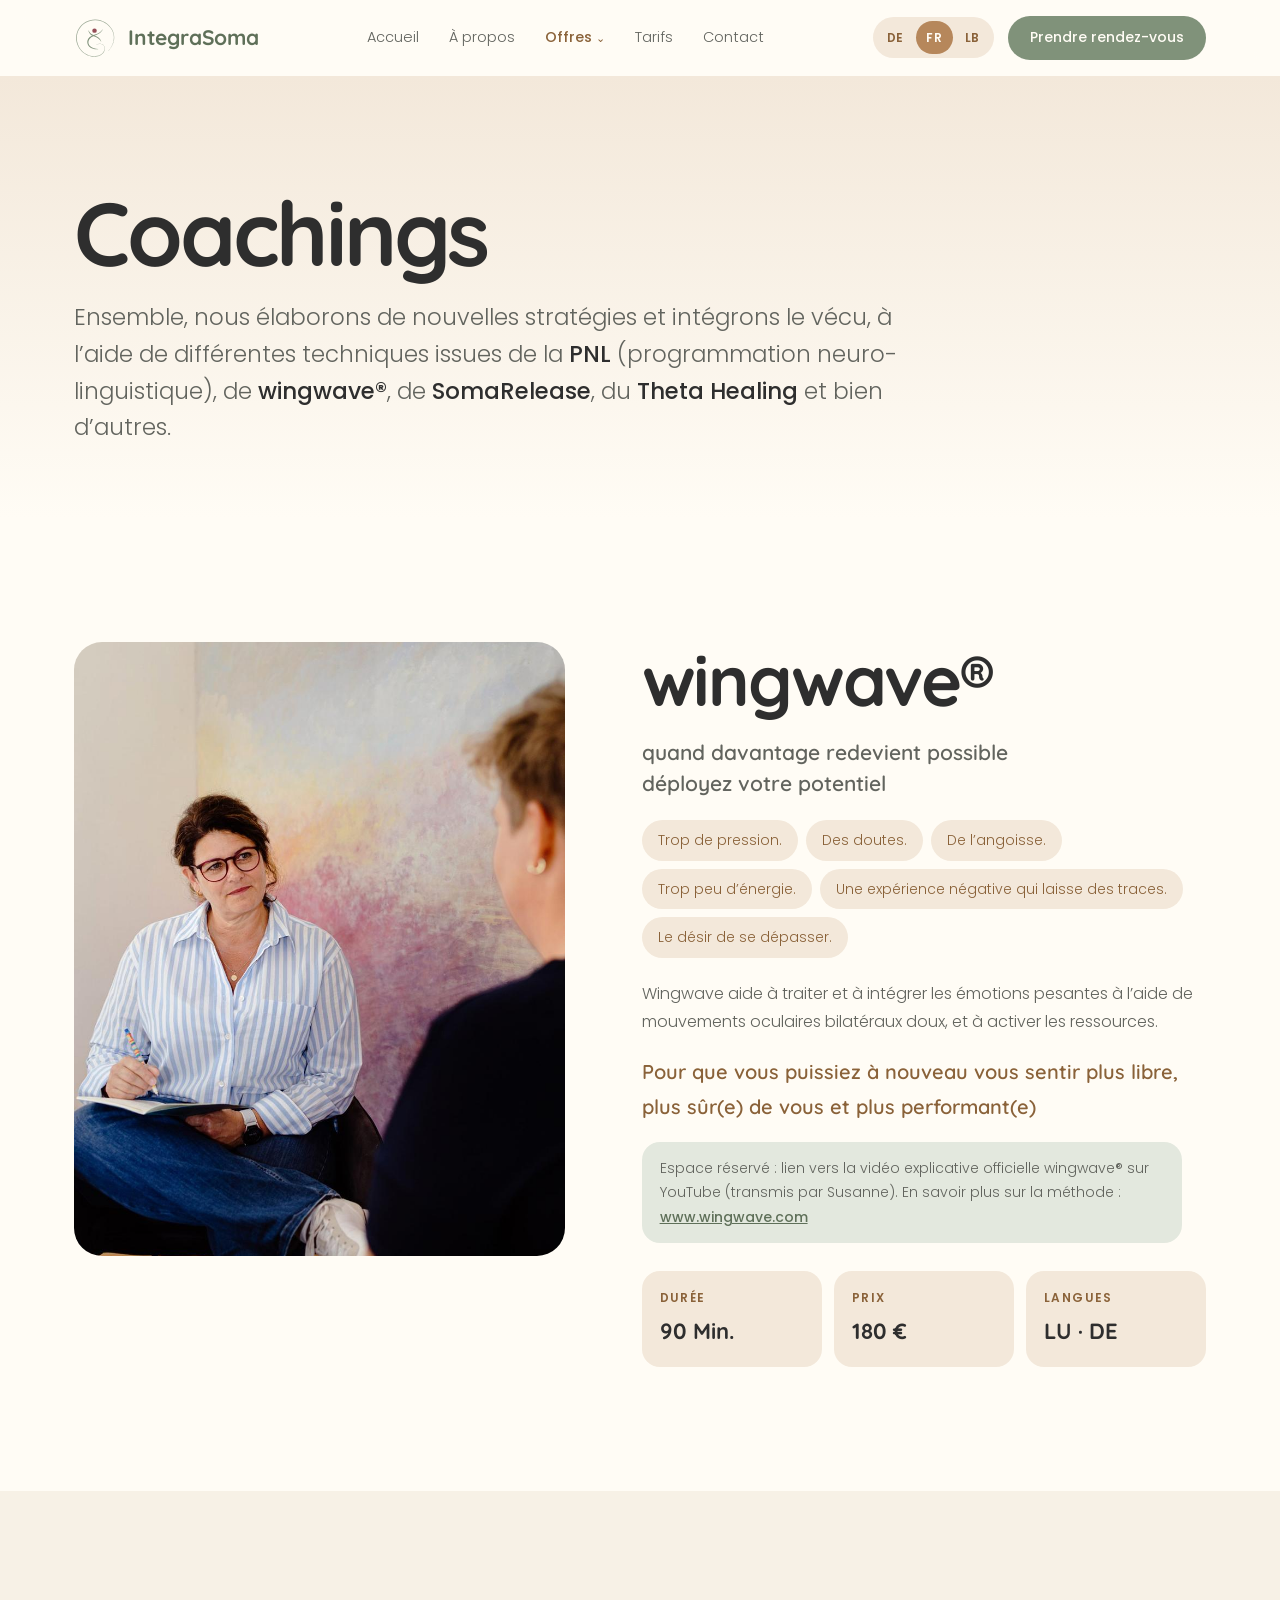
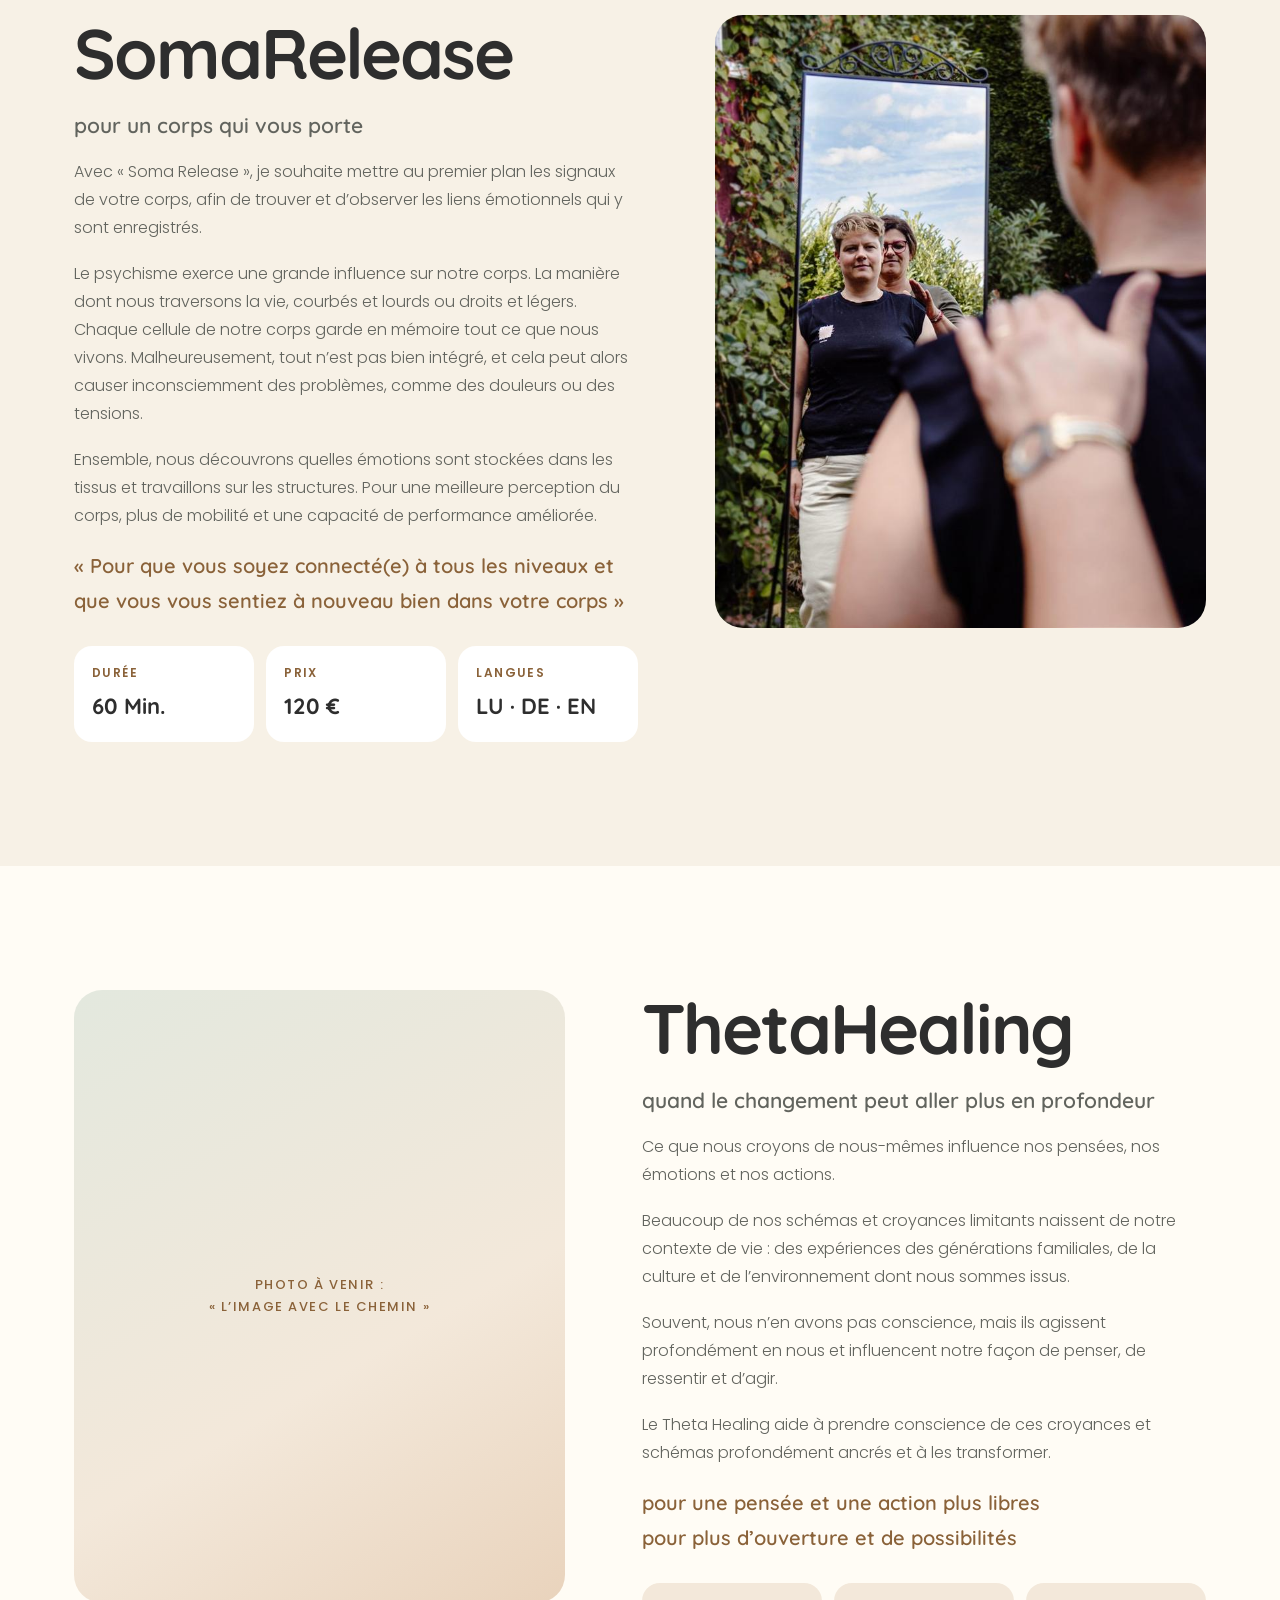
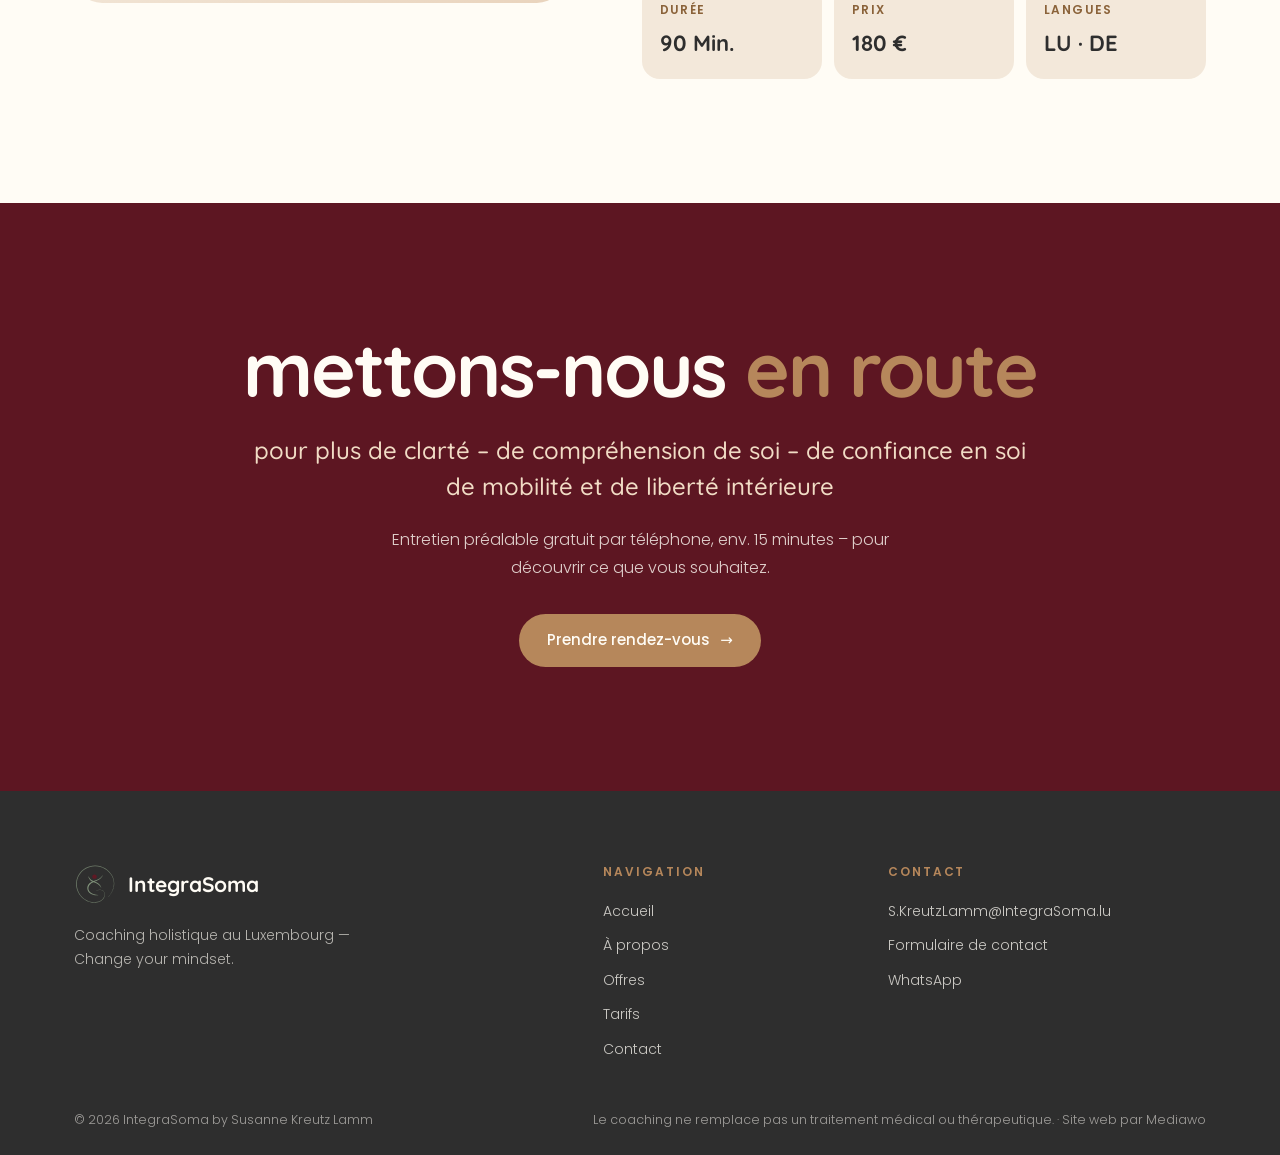
<file: fr/angebote.html>
<!doctype html>
<html lang="fr">
<head>
<meta charset="utf-8">
<meta name="viewport" content="width=device-width, initial-scale=1, viewport-fit=cover">
<meta name="claude:viewport-fit-sides" content="cover">
<title>Offres – IntegraSoma</title>
<link rel="preconnect" href="https://fonts.googleapis.com">
<link rel="preconnect" href="https://fonts.gstatic.com" crossorigin>
<link rel="stylesheet" href="https://fonts.googleapis.com/css2?family=Quicksand:wght@500;600;700&family=Poppins:wght@300;400;500;600&display=swap">
<link rel="stylesheet" href="../style.css">
</head>
<body>
<header class="site-header">
  <div class="wrap">
    <a href="index.html" class="brand"><img src="../img/icon.svg" alt=""><b>IntegraSoma</b></a>
    <nav class="nav" aria-label="Navigation principale">
      <a href="index.html">Accueil</a>
      <a href="ueber-mich.html">À propos</a>
      <div class="nav-item">
        <a href="angebote.html" class="is-active">Offres<span class="caret">⌄</span></a>
        <ul class="dropdown">
          <li><a href="angebote.html#wingwave">wingwave®</a></li>
          <li><a href="angebote.html#somarelease">SomaRelease</a></li>
          <li><a href="angebote.html#thetahealing">ThetaHealing</a></li>
        </ul>
      </div>
      <a href="preisgestaltung.html">Tarifs</a>
      <a href="kontakt.html">Contact</a>
    </nav>
    <div class="head-actions">
      <nav class="lang" aria-label="Choisir la langue"><a href="../angebote.html" hreflang="de" lang="de">DE</a><a href="angebote.html" hreflang="fr" lang="fr" class="is-active" aria-current="true">FR</a><a href="../lb/angebote.html" hreflang="lb" lang="lb">LB</a></nav>
      <a href="kontakt.html" class="btn header-cta">Prendre rendez-vous</a>
      <button class="menu-btn" type="button" aria-label="Ouvrir le menu" aria-expanded="false" aria-controls="mobile-nav"><span></span><span></span><span></span></button>
    </div>
  </div>
  <div class="mobile-nav" id="mobile-nav" hidden>
    <div class="wrap">
      <a href="index.html">Accueil</a>
      <a href="ueber-mich.html">À propos</a>
      <a href="angebote.html">Offres</a>
      <div class="sub">
        <a href="angebote.html#wingwave">wingwave®</a>
        <a href="angebote.html#somarelease">SomaRelease</a>
        <a href="angebote.html#thetahealing">ThetaHealing</a>
      </div>
      <a href="preisgestaltung.html">Tarifs</a>
      <a href="kontakt.html">Contact</a>
      <a href="kontakt.html" class="btn">Prendre rendez-vous</a>
    </div>
  </div>
</header>
<main>
<section class="page-hero">
  <div class="wrap">
    <h1>Coachings</h1>
    <p>Ensemble, nous élaborons de nouvelles stratégies et intégrons le vécu, à l’aide de différentes techniques issues de la <strong>PNL</strong> (programmation neuro-linguistique), de <strong>wingwave®</strong>, de <strong>SomaRelease</strong>, du <strong>Theta Healing</strong> et bien d’autres.</p>
  </div>
</section>

<section class="detail" id="wingwave">
  <div class="wrap">
    <div class="media"><img src="../img/wingwave.jpg" alt="Susanne Kreutz Lamm en séance de coaching" style="object-position:50% 25%"></div>
    <div class="body">
      <h2>wingwave®</h2>
      <p class="tagline">quand davantage redevient possible<br>déployez votre potentiel</p>
      <ul class="symptoms">
        <li>Trop de pression.</li><li>Des doutes.</li><li>De l’angoisse.</li><li>Trop peu d’énergie.</li><li>Une expérience négative qui laisse des traces.</li><li>Le désir de se dépasser.</li>
      </ul>
      <p>Wingwave aide à traiter et à intégrer les émotions pesantes à l’aide de mouvements oculaires bilatéraux doux, et à activer les ressources.</p>
      <p class="quote">Pour que vous puissiez à nouveau vous sentir plus libre, plus sûr(e) de vous et plus performant(e)</p>
      <p class="note">Espace réservé : lien vers la vidéo explicative officielle wingwave® sur YouTube (transmis par Susanne). En savoir plus sur la méthode : <a href="https://www.wingwave.com" target="_blank" rel="noopener">www.wingwave.com</a></p>
      <dl class="facts"><div><dt>Durée</dt><dd>90 Min.</dd></div><div><dt>Prix</dt><dd>180 €</dd></div><div><dt>Langues</dt><dd>LU · DE</dd></div></dl>
    </div>
  </div>
</section>

<section class="detail flip soft" id="somarelease">
  <div class="wrap">
    <div class="media"><img src="../img/somarelease.jpg" alt="Séance de coaching devant le miroir" style="object-position:38% 50%"></div>
    <div class="body">
      <h2>SomaRelease</h2>
      <p class="tagline">pour un corps qui vous porte</p>
      <p>Avec « Soma Release », je souhaite mettre au premier plan les signaux de votre corps, afin de trouver et d’observer les liens émotionnels qui y sont enregistrés.</p>
      <p>Le psychisme exerce une grande influence sur notre corps. La manière dont nous traversons la vie, courbés et lourds ou droits et légers. Chaque cellule de notre corps garde en mémoire tout ce que nous vivons. Malheureusement, tout n’est pas bien intégré, et cela peut alors causer inconsciemment des problèmes, comme des douleurs ou des tensions.</p>
      <p>Ensemble, nous découvrons quelles émotions sont stockées dans les tissus et travaillons sur les structures. Pour une meilleure perception du corps, plus de mobilité et une capacité de performance améliorée.</p>
      <p class="quote">« Pour que vous soyez connecté(e) à tous les niveaux et que vous vous sentiez à nouveau bien dans votre corps »</p>
      <dl class="facts"><div><dt>Durée</dt><dd>60 Min.</dd></div><div><dt>Prix</dt><dd>120 €</dd></div><div><dt>Langues</dt><dd>LU · DE · EN</dd></div></dl>
    </div>
  </div>
</section>

<section class="detail" id="thetahealing">
  <div class="wrap">
    <div class="media"><div class="ph">Photo à venir :<br>« l’image avec le chemin »</div></div>
    <div class="body">
      <h2>ThetaHealing</h2>
      <p class="tagline">quand le changement peut aller plus en profondeur</p>
      <p>Ce que nous croyons de nous-mêmes influence nos pensées, nos émotions et nos actions.</p>
      <p>Beaucoup de nos schémas et croyances limitants naissent de notre contexte de vie : des expériences des générations familiales, de la culture et de l’environnement dont nous sommes issus.</p>
      <p>Souvent, nous n’en avons pas conscience, mais ils agissent profondément en nous et influencent notre façon de penser, de ressentir et d’agir.</p>
      <p>Le Theta Healing aide à prendre conscience de ces croyances et schémas profondément ancrés et à les transformer.</p>
      <p class="quote">pour une pensée et une action plus libres<br>pour plus d’ouverture et de possibilités</p>
      <dl class="facts"><div><dt>Durée</dt><dd>90 Min.</dd></div><div><dt>Prix</dt><dd>180 €</dd></div><div><dt>Langues</dt><dd>LU · DE</dd></div></dl>
    </div>
  </div>
</section>
<section class="cta">
  <div class="wrap">
    <h2>mettons-nous <em>en route</em></h2>
    <p class="big">pour plus de clarté – de compréhension de soi – de confiance en soi<br>de mobilité et de liberté intérieure</p>
    <p class="small">Entretien préalable gratuit par téléphone, env. 15 minutes – pour découvrir ce que vous souhaitez.</p>
    <a href="kontakt.html" class="btn">Prendre rendez-vous <span class="arr" aria-hidden="true">→</span></a>
  </div>
</section>
</main>
<footer class="site-footer">
  <div class="wrap">
    <div class="top">
      <div>
        <a href="index.html" class="brand"><img src="../img/icon.svg" alt=""><b>IntegraSoma</b></a>
        <p>Coaching holistique au Luxembourg — Change your mindset.</p>
      </div>
      <div>
        <h4>Navigation</h4>
        <ul>
          <li><a href="index.html">Accueil</a></li>
          <li><a href="ueber-mich.html">À propos</a></li>
          <li><a href="angebote.html">Offres</a></li>
          <li><a href="preisgestaltung.html">Tarifs</a></li>
          <li><a href="kontakt.html">Contact</a></li>
        </ul>
      </div>
      <div>
        <h4>Contact</h4>
        <ul>
          <li><a href="mailto:S.KreutzLamm@IntegraSoma.lu">S.KreutzLamm@IntegraSoma.lu</a></li>
          <li><a href="kontakt.html">Formulaire de contact</a></li>
          <li><a href="https://wa.me/352621642123" target="_blank" rel="noopener">WhatsApp</a></li>
        </ul>
      </div>
    </div>
    <div class="bottom">
      <span>© 2026 IntegraSoma by Susanne Kreutz Lamm</span>
      <span>Le coaching ne remplace pas un traitement médical ou thérapeutique. · Site web par Mediawo</span>
    </div>
  </div>
</footer>
<script src="../main.js"></script>
</body>
</html>
</file>
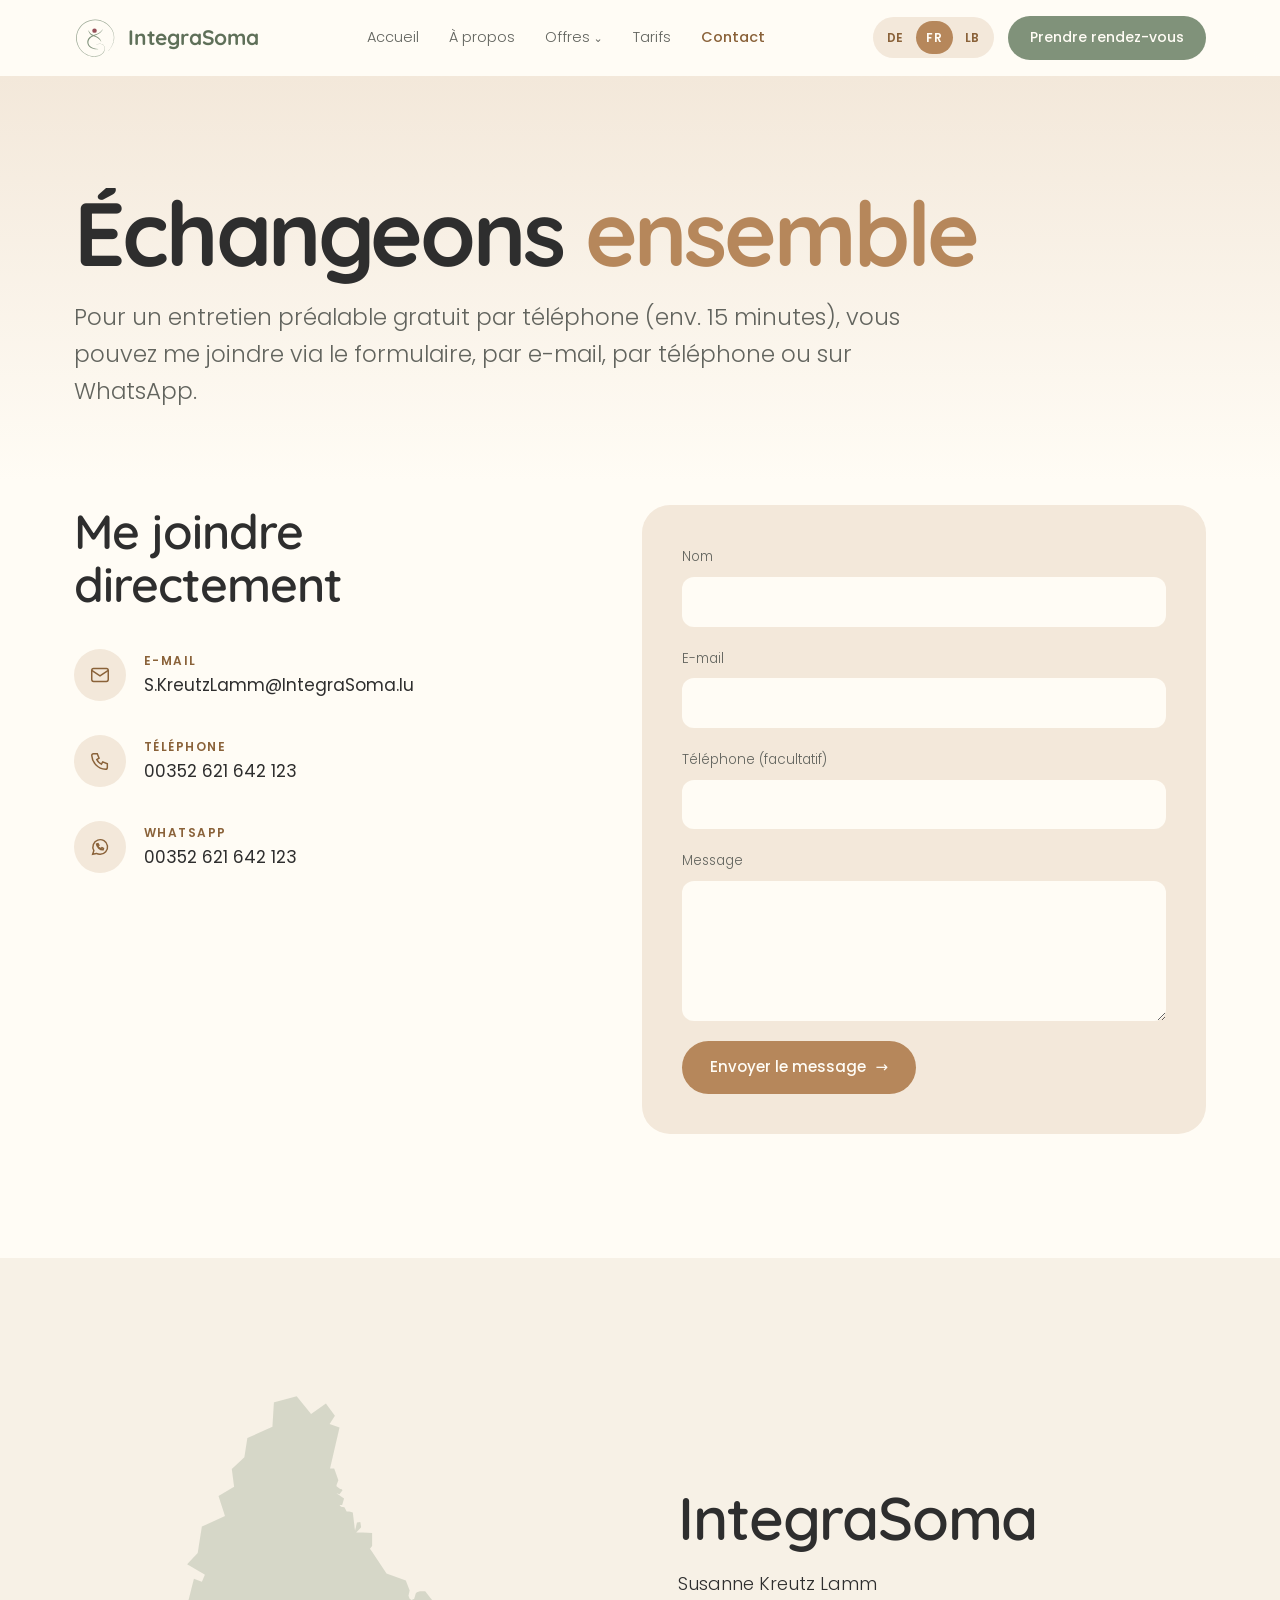
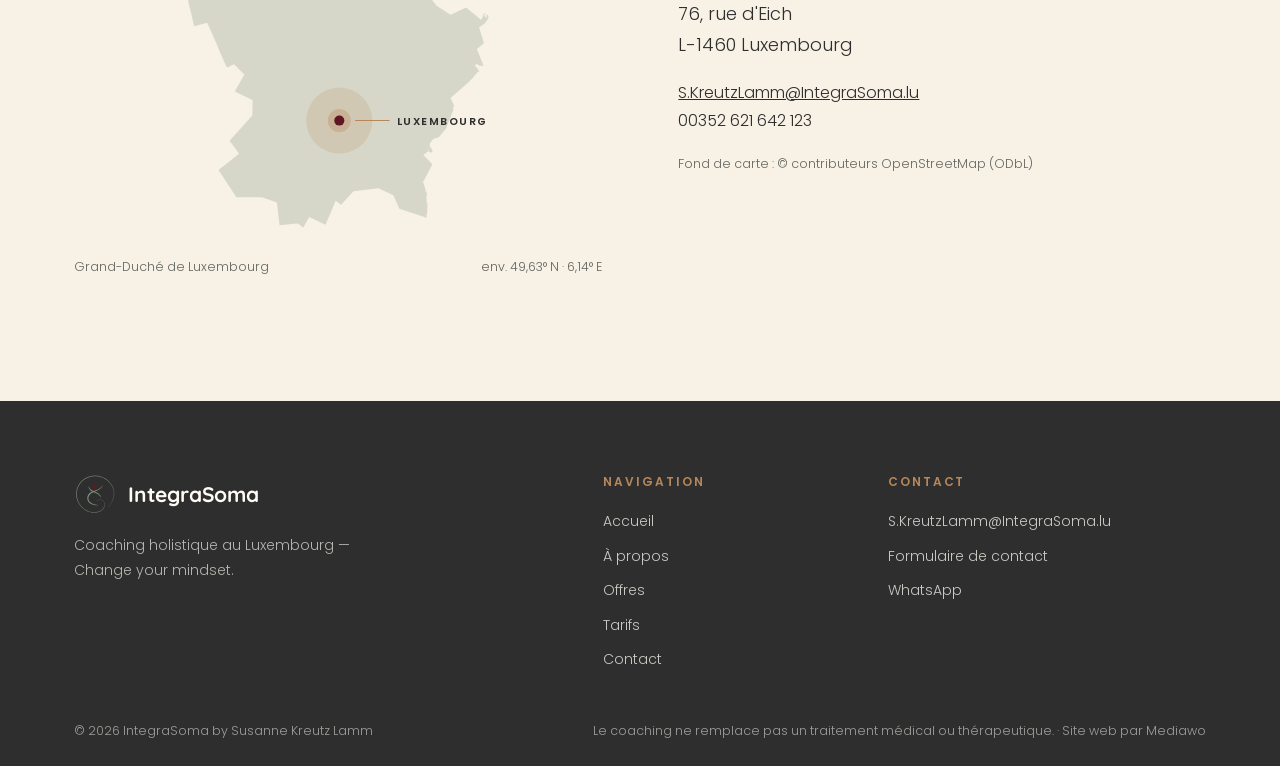
<file: fr/kontakt.html>
<!doctype html>
<html lang="fr">
<head>
<meta charset="utf-8">
<meta name="viewport" content="width=device-width, initial-scale=1, viewport-fit=cover">
<meta name="claude:viewport-fit-sides" content="cover">
<title>Contact – IntegraSoma</title>
<link rel="preconnect" href="https://fonts.googleapis.com">
<link rel="preconnect" href="https://fonts.gstatic.com" crossorigin>
<link rel="stylesheet" href="https://fonts.googleapis.com/css2?family=Quicksand:wght@500;600;700&family=Poppins:wght@300;400;500;600&display=swap">
<link rel="stylesheet" href="../style.css">
</head>
<body>
<header class="site-header">
  <div class="wrap">
    <a href="index.html" class="brand"><img src="../img/icon.svg" alt=""><b>IntegraSoma</b></a>
    <nav class="nav" aria-label="Navigation principale">
      <a href="index.html">Accueil</a>
      <a href="ueber-mich.html">À propos</a>
      <div class="nav-item">
        <a href="angebote.html">Offres<span class="caret">⌄</span></a>
        <ul class="dropdown">
          <li><a href="angebote.html#wingwave">wingwave®</a></li>
          <li><a href="angebote.html#somarelease">SomaRelease</a></li>
          <li><a href="angebote.html#thetahealing">ThetaHealing</a></li>
        </ul>
      </div>
      <a href="preisgestaltung.html">Tarifs</a>
      <a href="kontakt.html" class="is-active">Contact</a>
    </nav>
    <div class="head-actions">
      <nav class="lang" aria-label="Choisir la langue"><a href="../kontakt.html" hreflang="de" lang="de">DE</a><a href="kontakt.html" hreflang="fr" lang="fr" class="is-active" aria-current="true">FR</a><a href="../lb/kontakt.html" hreflang="lb" lang="lb">LB</a></nav>
      <a href="kontakt.html" class="btn header-cta">Prendre rendez-vous</a>
      <button class="menu-btn" type="button" aria-label="Ouvrir le menu" aria-expanded="false" aria-controls="mobile-nav"><span></span><span></span><span></span></button>
    </div>
  </div>
  <div class="mobile-nav" id="mobile-nav" hidden>
    <div class="wrap">
      <a href="index.html">Accueil</a>
      <a href="ueber-mich.html">À propos</a>
      <a href="angebote.html">Offres</a>
      <div class="sub">
        <a href="angebote.html#wingwave">wingwave®</a>
        <a href="angebote.html#somarelease">SomaRelease</a>
        <a href="angebote.html#thetahealing">ThetaHealing</a>
      </div>
      <a href="preisgestaltung.html">Tarifs</a>
      <a href="kontakt.html">Contact</a>
      <a href="kontakt.html" class="btn">Prendre rendez-vous</a>
    </div>
  </div>
</header>
<main>
<section class="page-hero">
  <div class="wrap">
    <h1>Échangeons <em>ensemble</em></h1>
    <p>Pour un entretien préalable gratuit par téléphone (env. 15 minutes), vous pouvez me joindre via le formulaire, par e-mail, par téléphone ou sur WhatsApp.</p>
  </div>
</section>

<section class="contact" style="padding-top:24px">
  <div class="wrap">
    <div>
      <h2>Me joindre directement</h2>
      <div class="ways">
        <a class="way" href="mailto:S.KreutzLamm@IntegraSoma.lu"><span class="ico"><svg width="22" height="22" viewBox="0 0 24 24" fill="none" stroke="currentColor" stroke-width="1.6"><rect x="3" y="5" width="18" height="14" rx="2"/><path d="M3 7l9 6 9-6"/></svg></span><span><strong>E-mail</strong>S.KreutzLamm@IntegraSoma.lu</span></a>
        <a class="way" href="tel:+352621642123"><span class="ico"><svg width="22" height="22" viewBox="0 0 24 24" fill="none" stroke="currentColor" stroke-width="1.6"><path d="M5 4h4l2 5-2.5 1.5a11 11 0 005 5L15 13l5 2v4a2 2 0 01-2 2A16 16 0 013 6a2 2 0 012-2z"/></svg></span><span><strong>Téléphone</strong>00352 621 642 123</span></a>
        <a class="way" href="https://wa.me/352621642123" target="_blank" rel="noopener"><span class="ico"><svg width="22" height="22" viewBox="0 0 24 24" fill="none" stroke="currentColor" stroke-width="1.6"><path d="M4 20l1.3-4A8 8 0 1112 20a8 8 0 01-4-1z"/><path d="M9 9.5c.5 2 2 3.5 4 4.3l1.2-1.1 1.6.8-.4 1.6c-3.5.2-6.9-3-7.2-6.4l1.6-.5.8 1.5z"/></svg></span><span><strong>WhatsApp</strong>00352 621 642 123</span></a>
      </div>
    </div>
    <form class="form" data-contact-form>
      <label for="f-name">Nom<input id="f-name" type="text" name="name" required autocomplete="name"></label>
      <label for="f-mail">E-mail<input id="f-mail" type="email" name="email" required autocomplete="email"></label>
      <label for="f-tel">Téléphone (facultatif)<input id="f-tel" type="tel" name="telefon" autocomplete="tel"></label>
      <label for="f-msg">Message<textarea id="f-msg" name="message" required></textarea></label>
      <button type="submit" class="btn btn-gold">Envoyer le message <span class="arr" aria-hidden="true">→</span></button>
      <p class="status" hidden>Aperçu : le formulaire n’est pas encore connecté, le message n’a pas été envoyé.</p>
    </form>
  </div>
</section>

<section class="location soft">
  <div class="wrap">
    <div class="map">
      <svg viewBox="0 0 460 641" role="img" aria-label="Carte du Luxembourg avec l’emplacement à Luxembourg-Ville">
        <path class="country" d="M141.0,28.2 L141.5,28.2 L172.7,20.0 L192.8,44.5 L213.4,29.8 L226.0,47.0 L218.6,58.4 L232.4,63.3 L219.2,120.6 L225.0,120.6 L230.8,136.9 L228.2,143.5 L228.2,145.1 L233.4,149.2 L235.0,149.2 L236.6,150.8 L232.4,156.5 L228.2,154.9 L238.7,162.3 L236.1,171.3 L232.4,171.3 L234.5,173.7 L239.2,174.5 L242.4,180.3 L246.1,180.3 L250.9,181.9 L254.0,207.2 L256.7,195.8 L261.4,195.0 L262.5,202.3 L262.0,203.2 L255.6,209.7 L265.1,209.7 L277.8,210.5 L277.8,228.5 L274.6,232.6 L275.7,233.4 L297.9,266.9 L324.8,276.7 L330.1,290.6 L328.5,298.0 L330.1,302.1 L332.8,303.7 L336.5,302.1 L338.6,294.7 L339.1,293.9 L340.2,293.1 L344.4,291.5 L351.8,291.5 L367.1,311.1 L367.6,311.9 L387.2,324.2 L408.8,314.4 L430.0,331.5 L433.7,322.5 L436.8,323.3 L436.3,323.3 L433.7,325.0 L437.4,329.1 L437.4,324.2 L437.4,323.3 L439.5,325.8 L440.0,328.3 L439.5,329.9 L434.7,336.4 L426.8,342.2 L433.7,364.2 L424.2,371.6 L423.6,372.4 L424.2,373.2 L433.1,395.3 L426.8,395.3 L427.3,395.3 L424.2,392.8 L423.6,392.8 L421.5,394.5 L421.0,394.5 L421.0,395.3 L421.5,395.3 L427.3,403.5 L426.8,403.5 L424.7,404.3 L423.6,405.9 L415.2,415.7 L414.6,414.9 L414.1,415.7 L414.1,416.6 L387.2,440.3 L392.5,451.7 L391.9,450.9 L390.3,455.8 L391.4,455.8 L380.8,482.8 L370.8,495.1 L362.9,497.5 L358.1,504.0 L358.1,507.3 L361.8,513.0 L361.8,515.5 L359.2,516.3 L356.0,514.7 L356.5,513.9 L356.0,506.5 L356.0,513.9 L356.0,514.7 L349.1,519.6 L361.8,532.7 L349.1,557.2 L348.1,556.4 L348.6,558.0 L349.1,558.0 L352.3,568.6 L351.8,568.6 L352.3,570.3 L353.4,571.1 L354.4,576.0 L353.4,576.8 L353.9,586.6 L354.9,587.4 L354.4,602.2 L353.4,603.0 L353.9,607.1 L315.8,594.8 L307.4,576.0 L286.8,566.2 L251.9,570.3 L234.5,589.1 L227.1,583.4 L212.8,616.9 L190.1,606.3 L181.7,621.0 L174.8,615.2 L173.7,615.2 L173.7,616.1 L173.2,616.1 L172.7,615.2 L148.9,617.7 L145.2,585.8 L124.6,578.5 L124.1,578.5 L88.7,578.5 L63.8,540.8 L92.4,517.9 L79.2,500.0 L110.9,464.8 L111.4,443.5 L86.6,431.3 L99.8,407.6 L85.0,392.8 L84.5,393.7 L83.4,394.5 L80.2,395.3 L79.7,396.1 L79.2,396.1 L78.1,396.9 L77.6,397.8 L74.9,396.9 L63.3,370.8 L63.3,370.0 L55.9,352.8 L55.4,352.0 L48.0,335.6 L30.0,340.5 L21.6,305.4 L29.5,274.3 L40.6,278.4 L44.8,268.6 L43.2,267.7 L20.0,253.8 L34.8,238.3 L40.6,201.5 L72.8,186.8 L63.8,159.0 L85.5,145.9 L82.3,121.4 L99.8,105.0 L104.0,78.1 L138.9,62.5 L141.0,28.2 Z"/>
        <g transform="translate(232.1 471.8)">
          <circle class="glow" r="46"/>
          <circle class="ring" r="16"/>
          <circle class="dot" r="7"/>
          <line x1="22" y1="0" x2="70" y2="0" class="lbl-line"/>
          <text x="80" y="6" class="lbl">LUXEMBOURG</text>
        </g>
      </svg>
      <div class="map-meta"><span>Grand-Duché de Luxembourg</span><span>env. 49,63° N · 6,14° E</span></div>
    </div>
    <div class="info">
      <h2>IntegraSoma</h2>
      <address>Susanne Kreutz Lamm<br>76, rue d'Eich<br>L-1460 Luxembourg</address>
      <p><a href="mailto:S.KreutzLamm@IntegraSoma.lu">S.KreutzLamm@IntegraSoma.lu</a><br>00352 621 642 123</p>
      <p class="credit">Fond de carte : © contributeurs OpenStreetMap (ODbL)</p>
    </div>
  </div>
</section>
</main>
<footer class="site-footer">
  <div class="wrap">
    <div class="top">
      <div>
        <a href="index.html" class="brand"><img src="../img/icon.svg" alt=""><b>IntegraSoma</b></a>
        <p>Coaching holistique au Luxembourg — Change your mindset.</p>
      </div>
      <div>
        <h4>Navigation</h4>
        <ul>
          <li><a href="index.html">Accueil</a></li>
          <li><a href="ueber-mich.html">À propos</a></li>
          <li><a href="angebote.html">Offres</a></li>
          <li><a href="preisgestaltung.html">Tarifs</a></li>
          <li><a href="kontakt.html">Contact</a></li>
        </ul>
      </div>
      <div>
        <h4>Contact</h4>
        <ul>
          <li><a href="mailto:S.KreutzLamm@IntegraSoma.lu">S.KreutzLamm@IntegraSoma.lu</a></li>
          <li><a href="kontakt.html">Formulaire de contact</a></li>
          <li><a href="https://wa.me/352621642123" target="_blank" rel="noopener">WhatsApp</a></li>
        </ul>
      </div>
    </div>
    <div class="bottom">
      <span>© 2026 IntegraSoma by Susanne Kreutz Lamm</span>
      <span>Le coaching ne remplace pas un traitement médical ou thérapeutique. · Site web par Mediawo</span>
    </div>
  </div>
</footer>
<script src="../main.js"></script>
</body>
</html>
</file>
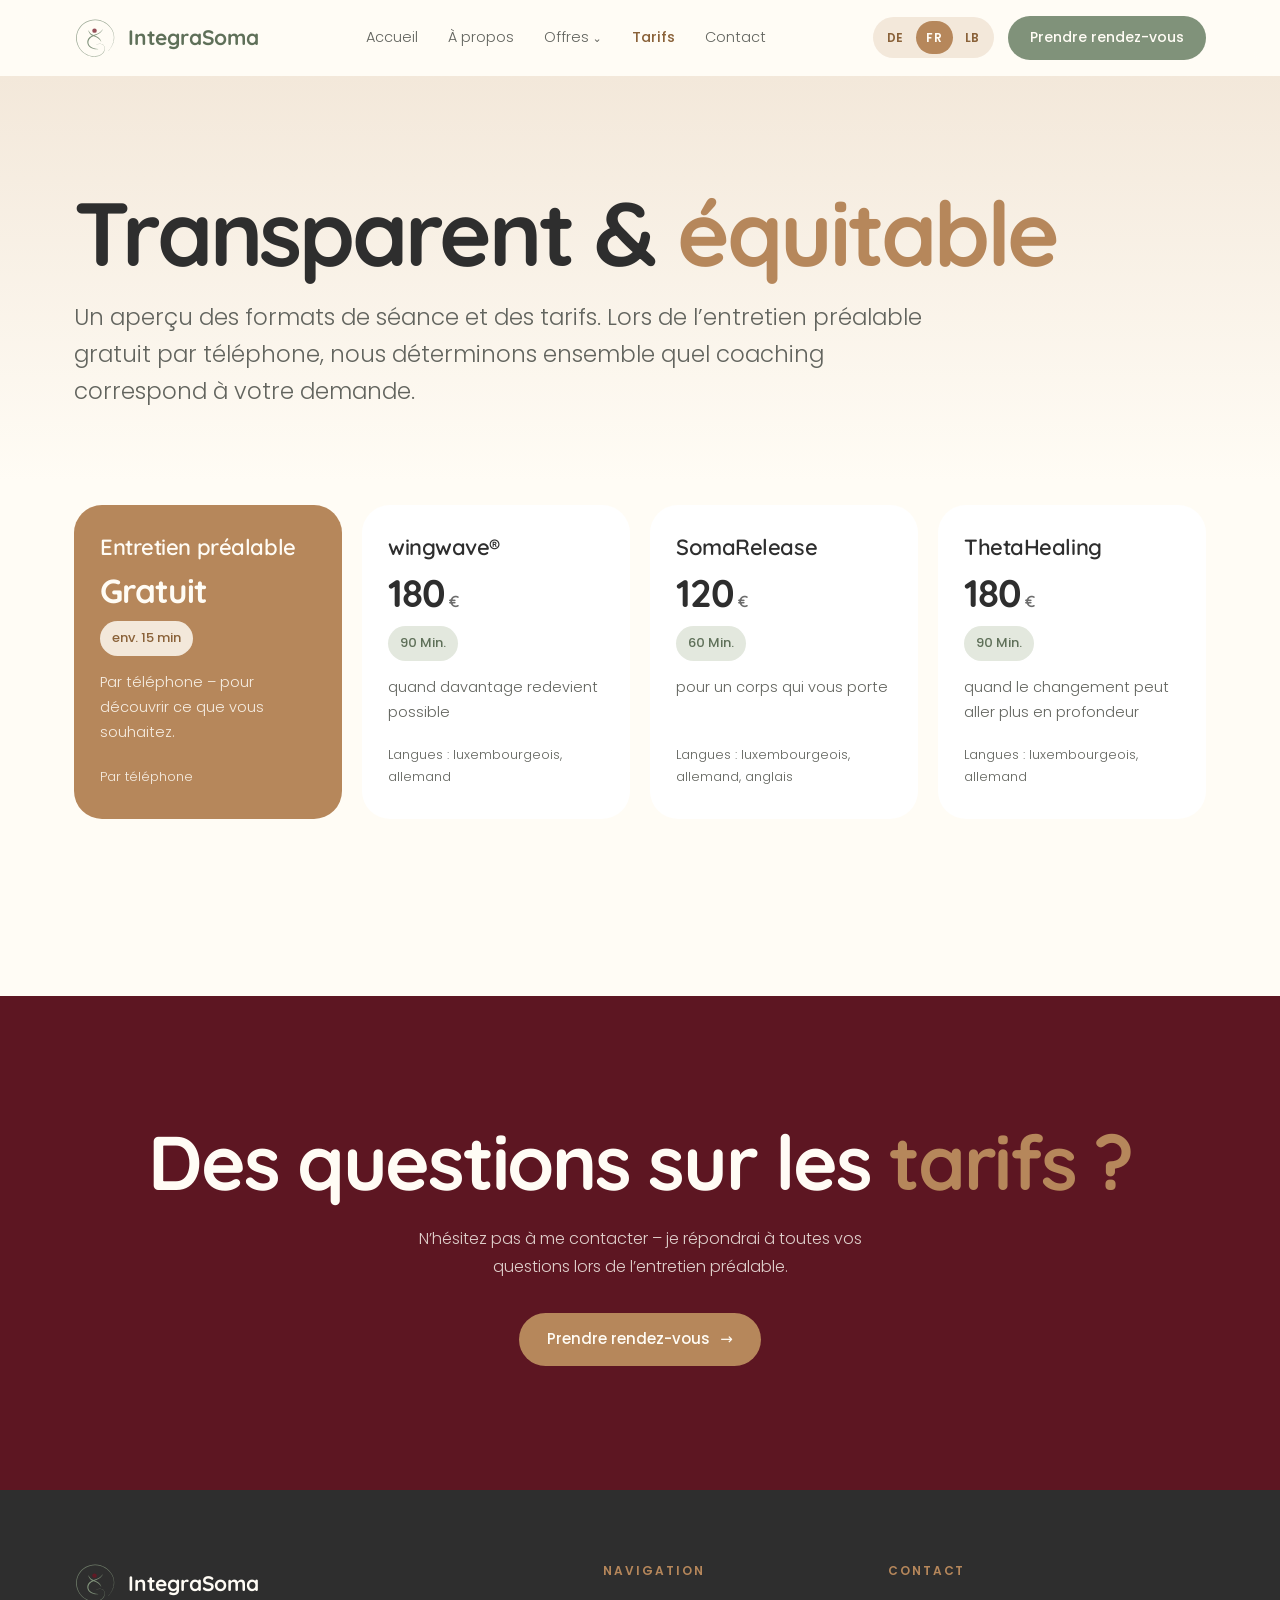
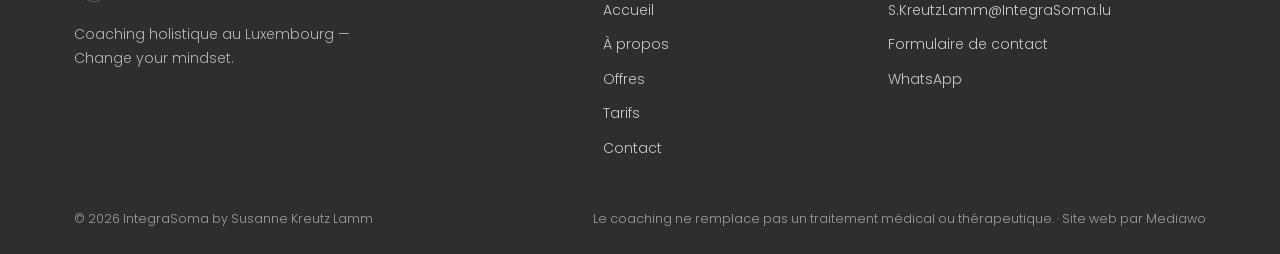
<file: fr/preisgestaltung.html>
<!doctype html>
<html lang="fr">
<head>
<meta charset="utf-8">
<meta name="viewport" content="width=device-width, initial-scale=1, viewport-fit=cover">
<meta name="claude:viewport-fit-sides" content="cover">
<title>Tarifs – IntegraSoma</title>
<link rel="preconnect" href="https://fonts.googleapis.com">
<link rel="preconnect" href="https://fonts.gstatic.com" crossorigin>
<link rel="stylesheet" href="https://fonts.googleapis.com/css2?family=Quicksand:wght@500;600;700&family=Poppins:wght@300;400;500;600&display=swap">
<link rel="stylesheet" href="../style.css">
</head>
<body>
<header class="site-header">
  <div class="wrap">
    <a href="index.html" class="brand"><img src="../img/icon.svg" alt=""><b>IntegraSoma</b></a>
    <nav class="nav" aria-label="Navigation principale">
      <a href="index.html">Accueil</a>
      <a href="ueber-mich.html">À propos</a>
      <div class="nav-item">
        <a href="angebote.html">Offres<span class="caret">⌄</span></a>
        <ul class="dropdown">
          <li><a href="angebote.html#wingwave">wingwave®</a></li>
          <li><a href="angebote.html#somarelease">SomaRelease</a></li>
          <li><a href="angebote.html#thetahealing">ThetaHealing</a></li>
        </ul>
      </div>
      <a href="preisgestaltung.html" class="is-active">Tarifs</a>
      <a href="kontakt.html">Contact</a>
    </nav>
    <div class="head-actions">
      <nav class="lang" aria-label="Choisir la langue"><a href="../preisgestaltung.html" hreflang="de" lang="de">DE</a><a href="preisgestaltung.html" hreflang="fr" lang="fr" class="is-active" aria-current="true">FR</a><a href="../lb/preisgestaltung.html" hreflang="lb" lang="lb">LB</a></nav>
      <a href="kontakt.html" class="btn header-cta">Prendre rendez-vous</a>
      <button class="menu-btn" type="button" aria-label="Ouvrir le menu" aria-expanded="false" aria-controls="mobile-nav"><span></span><span></span><span></span></button>
    </div>
  </div>
  <div class="mobile-nav" id="mobile-nav" hidden>
    <div class="wrap">
      <a href="index.html">Accueil</a>
      <a href="ueber-mich.html">À propos</a>
      <a href="angebote.html">Offres</a>
      <div class="sub">
        <a href="angebote.html#wingwave">wingwave®</a>
        <a href="angebote.html#somarelease">SomaRelease</a>
        <a href="angebote.html#thetahealing">ThetaHealing</a>
      </div>
      <a href="preisgestaltung.html">Tarifs</a>
      <a href="kontakt.html">Contact</a>
      <a href="kontakt.html" class="btn">Prendre rendez-vous</a>
    </div>
  </div>
</header>
<main>
<section class="page-hero">
  <div class="wrap">
    <h1>Transparent &amp; <em>équitable</em></h1>
    <p>Un aperçu des formats de séance et des tarifs. Lors de l’entretien préalable gratuit par téléphone, nous déterminons ensemble quel coaching correspond à votre demande.</p>
  </div>
</section>

<section style="padding-top:24px">
  <div class="wrap">
    <div class="prices">
      <article class="price feat">
        <h3>Entretien préalable</h3>
        <div class="amount">Gratuit<small></small></div>
        <span class="pill">env. 15 min</span>
        <p>Par téléphone – pour découvrir ce que vous souhaitez.</p>
        <div class="langs">Par téléphone</div>
      </article>
      <article class="price">
        <h3><a href="angebote.html#wingwave">wingwave®</a></h3>
        <div class="amount">180<small>€</small></div>
        <span class="pill sage">90 Min.</span>
        <p>quand davantage redevient possible</p>
        <div class="langs">Langues : luxembourgeois, allemand</div>
      </article>
      <article class="price">
        <h3><a href="angebote.html#somarelease">SomaRelease</a></h3>
        <div class="amount">120<small>€</small></div>
        <span class="pill sage">60 Min.</span>
        <p>pour un corps qui vous porte</p>
        <div class="langs">Langues : luxembourgeois, allemand, anglais</div>
      </article>
      <article class="price">
        <h3><a href="angebote.html#thetahealing">ThetaHealing</a></h3>
        <div class="amount">180<small>€</small></div>
        <span class="pill sage">90 Min.</span>
        <p>quand le changement peut aller plus en profondeur</p>
        <div class="langs">Langues : luxembourgeois, allemand</div>
      </article>
    </div>
    <p class="price-note">Les prix s’entendent TTC.</p>
  </div>
</section>

<section class="cta">
  <div class="wrap">
    <h2>Des questions sur les <em>tarifs ?</em></h2>
    <p class="small">N’hésitez pas à me contacter – je répondrai à toutes vos questions lors de l’entretien préalable.</p>
    <a href="kontakt.html" class="btn">Prendre rendez-vous <span class="arr" aria-hidden="true">→</span></a>
  </div>
</section>
</main>
<footer class="site-footer">
  <div class="wrap">
    <div class="top">
      <div>
        <a href="index.html" class="brand"><img src="../img/icon.svg" alt=""><b>IntegraSoma</b></a>
        <p>Coaching holistique au Luxembourg — Change your mindset.</p>
      </div>
      <div>
        <h4>Navigation</h4>
        <ul>
          <li><a href="index.html">Accueil</a></li>
          <li><a href="ueber-mich.html">À propos</a></li>
          <li><a href="angebote.html">Offres</a></li>
          <li><a href="preisgestaltung.html">Tarifs</a></li>
          <li><a href="kontakt.html">Contact</a></li>
        </ul>
      </div>
      <div>
        <h4>Contact</h4>
        <ul>
          <li><a href="mailto:S.KreutzLamm@IntegraSoma.lu">S.KreutzLamm@IntegraSoma.lu</a></li>
          <li><a href="kontakt.html">Formulaire de contact</a></li>
          <li><a href="https://wa.me/352621642123" target="_blank" rel="noopener">WhatsApp</a></li>
        </ul>
      </div>
    </div>
    <div class="bottom">
      <span>© 2026 IntegraSoma by Susanne Kreutz Lamm</span>
      <span>Le coaching ne remplace pas un traitement médical ou thérapeutique. · Site web par Mediawo</span>
    </div>
  </div>
</footer>
<script src="../main.js"></script>
</body>
</html>
</file>
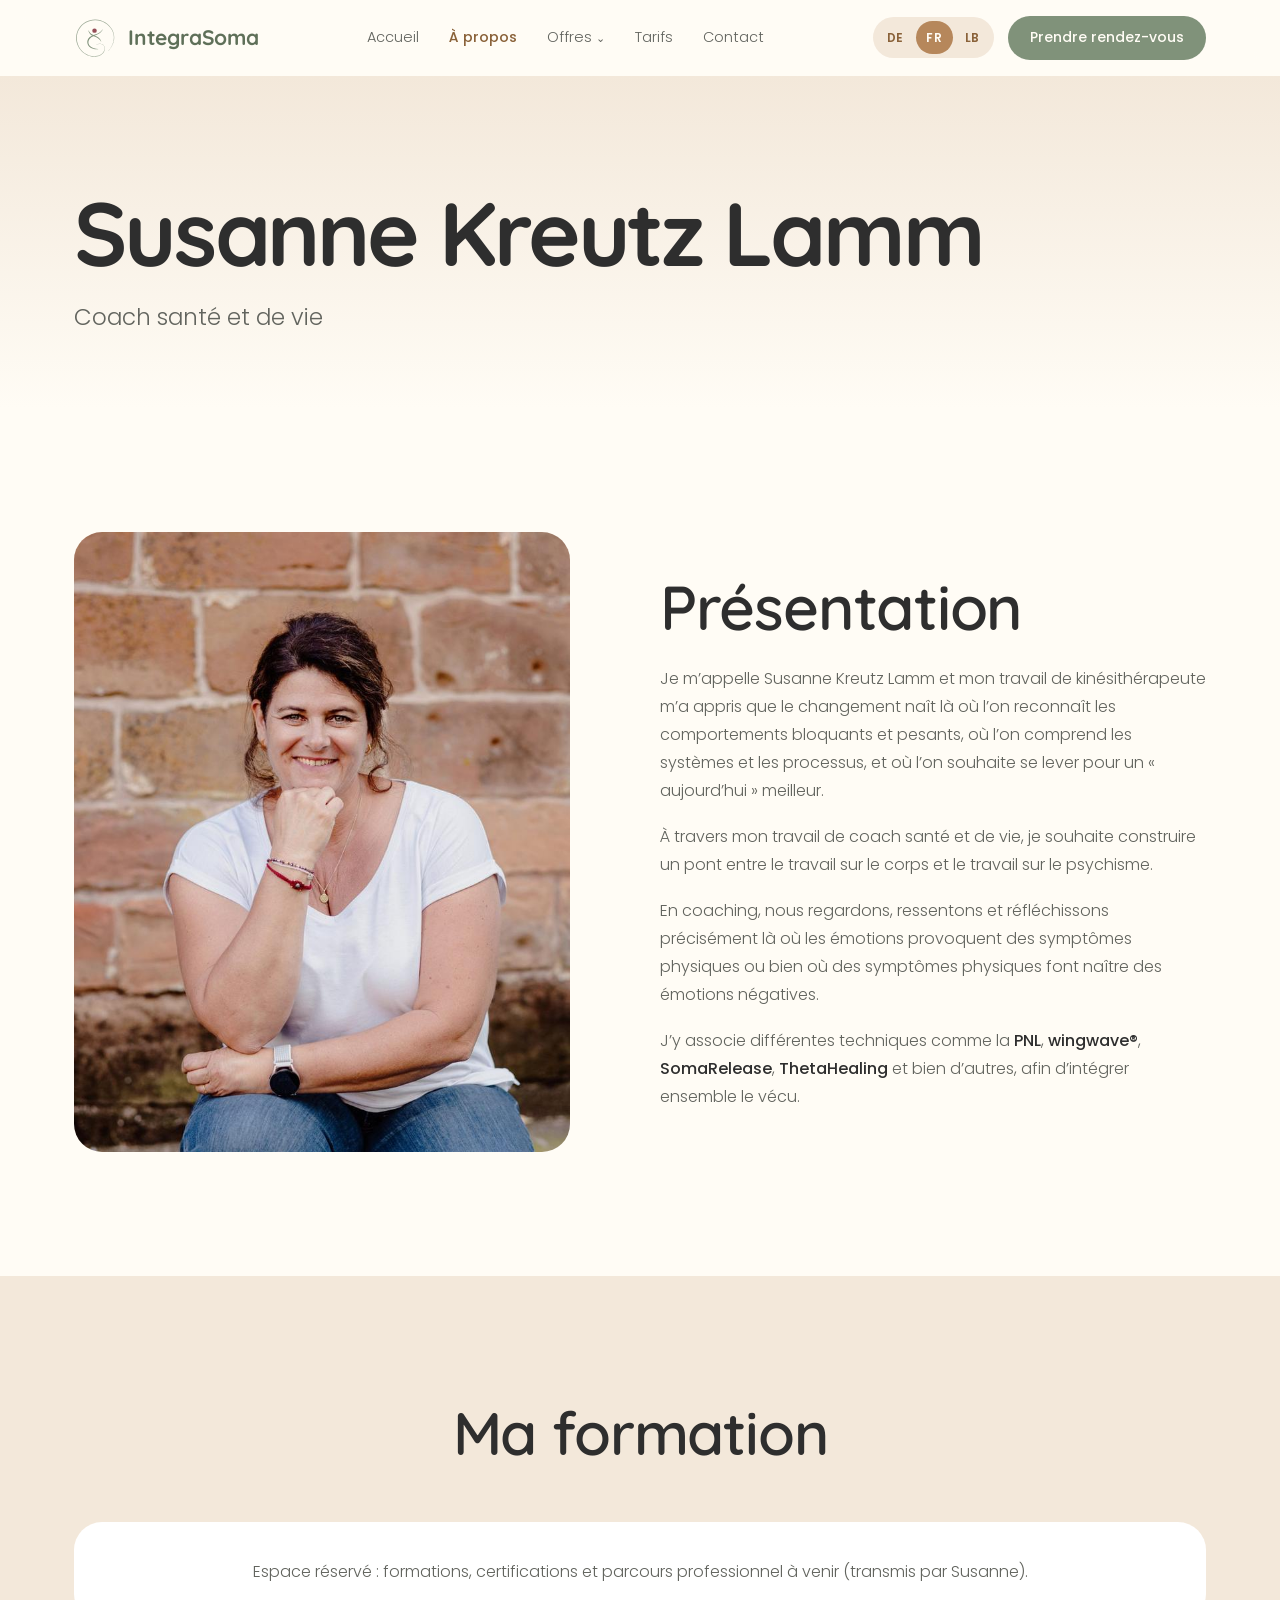
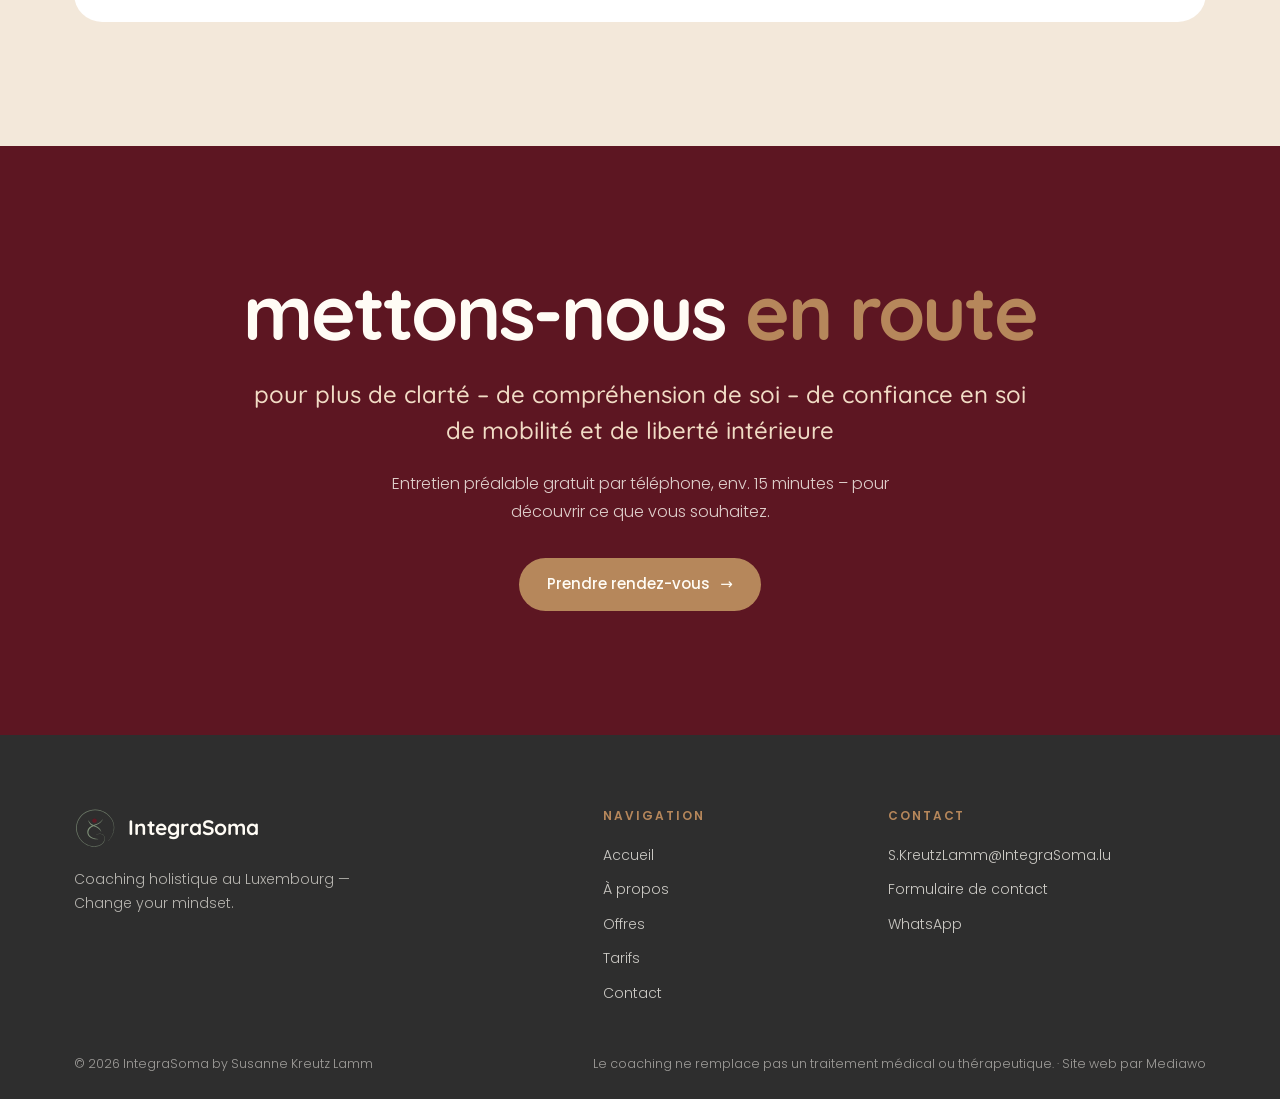
<file: fr/ueber-mich.html>
<!doctype html>
<html lang="fr">
<head>
<meta charset="utf-8">
<meta name="viewport" content="width=device-width, initial-scale=1, viewport-fit=cover">
<meta name="claude:viewport-fit-sides" content="cover">
<title>À propos – IntegraSoma</title>
<link rel="preconnect" href="https://fonts.googleapis.com">
<link rel="preconnect" href="https://fonts.gstatic.com" crossorigin>
<link rel="stylesheet" href="https://fonts.googleapis.com/css2?family=Quicksand:wght@500;600;700&family=Poppins:wght@300;400;500;600&display=swap">
<link rel="stylesheet" href="../style.css">
</head>
<body>
<header class="site-header">
  <div class="wrap">
    <a href="index.html" class="brand"><img src="../img/icon.svg" alt=""><b>IntegraSoma</b></a>
    <nav class="nav" aria-label="Navigation principale">
      <a href="index.html">Accueil</a>
      <a href="ueber-mich.html" class="is-active">À propos</a>
      <div class="nav-item">
        <a href="angebote.html">Offres<span class="caret">⌄</span></a>
        <ul class="dropdown">
          <li><a href="angebote.html#wingwave">wingwave®</a></li>
          <li><a href="angebote.html#somarelease">SomaRelease</a></li>
          <li><a href="angebote.html#thetahealing">ThetaHealing</a></li>
        </ul>
      </div>
      <a href="preisgestaltung.html">Tarifs</a>
      <a href="kontakt.html">Contact</a>
    </nav>
    <div class="head-actions">
      <nav class="lang" aria-label="Choisir la langue"><a href="../ueber-mich.html" hreflang="de" lang="de">DE</a><a href="ueber-mich.html" hreflang="fr" lang="fr" class="is-active" aria-current="true">FR</a><a href="../lb/ueber-mich.html" hreflang="lb" lang="lb">LB</a></nav>
      <a href="kontakt.html" class="btn header-cta">Prendre rendez-vous</a>
      <button class="menu-btn" type="button" aria-label="Ouvrir le menu" aria-expanded="false" aria-controls="mobile-nav"><span></span><span></span><span></span></button>
    </div>
  </div>
  <div class="mobile-nav" id="mobile-nav" hidden>
    <div class="wrap">
      <a href="index.html">Accueil</a>
      <a href="ueber-mich.html">À propos</a>
      <a href="angebote.html">Offres</a>
      <div class="sub">
        <a href="angebote.html#wingwave">wingwave®</a>
        <a href="angebote.html#somarelease">SomaRelease</a>
        <a href="angebote.html#thetahealing">ThetaHealing</a>
      </div>
      <a href="preisgestaltung.html">Tarifs</a>
      <a href="kontakt.html">Contact</a>
      <a href="kontakt.html" class="btn">Prendre rendez-vous</a>
    </div>
  </div>
</header>
<main>
<section class="page-hero">
  <div class="wrap">
    <h1>Susanne Kreutz Lamm</h1>
    <p>Coach santé et de vie</p>
  </div>
</section>

<section class="split">
  <div class="wrap">
    <div class="media"><img src="../img/susanne-portrait.jpg" alt="Susanne Kreutz Lamm" style="object-position:50% 30%"></div>
    <div class="body">
      <h2>Présentation</h2>
      <p>Je m’appelle Susanne Kreutz Lamm et mon travail de kinésithérapeute m’a appris que le changement naît là où l’on reconnaît les comportements bloquants et pesants, où l’on comprend les systèmes et les processus, et où l’on souhaite se lever pour un « aujourd’hui » meilleur.</p>
      <p>À travers mon travail de coach santé et de vie, je souhaite construire un pont entre le travail sur le corps et le travail sur le psychisme.</p>
      <p>En coaching, nous regardons, ressentons et réfléchissons précisément là où les émotions provoquent des symptômes physiques ou bien où des symptômes physiques font naître des émotions négatives.</p>
      <p>J’y associe différentes techniques comme la <strong>PNL</strong>, <strong>wingwave®</strong>, <strong>SomaRelease</strong>, <strong>ThetaHealing</strong> et bien d’autres, afin d’intégrer ensemble le vécu.</p>
    </div>
  </div>
</section>

<section class="goldsoft">
  <div class="wrap">
    <div class="sec-head center">
      <h2>Ma formation</h2>
    </div>
    <div class="placeholder">Espace réservé : formations, certifications et parcours professionnel à venir (transmis par Susanne).</div>
  </div>
</section>
<section class="cta">
  <div class="wrap">
    <h2>mettons-nous <em>en route</em></h2>
    <p class="big">pour plus de clarté – de compréhension de soi – de confiance en soi<br>de mobilité et de liberté intérieure</p>
    <p class="small">Entretien préalable gratuit par téléphone, env. 15 minutes – pour découvrir ce que vous souhaitez.</p>
    <a href="kontakt.html" class="btn">Prendre rendez-vous <span class="arr" aria-hidden="true">→</span></a>
  </div>
</section>
</main>
<footer class="site-footer">
  <div class="wrap">
    <div class="top">
      <div>
        <a href="index.html" class="brand"><img src="../img/icon.svg" alt=""><b>IntegraSoma</b></a>
        <p>Coaching holistique au Luxembourg — Change your mindset.</p>
      </div>
      <div>
        <h4>Navigation</h4>
        <ul>
          <li><a href="index.html">Accueil</a></li>
          <li><a href="ueber-mich.html">À propos</a></li>
          <li><a href="angebote.html">Offres</a></li>
          <li><a href="preisgestaltung.html">Tarifs</a></li>
          <li><a href="kontakt.html">Contact</a></li>
        </ul>
      </div>
      <div>
        <h4>Contact</h4>
        <ul>
          <li><a href="mailto:S.KreutzLamm@IntegraSoma.lu">S.KreutzLamm@IntegraSoma.lu</a></li>
          <li><a href="kontakt.html">Formulaire de contact</a></li>
          <li><a href="https://wa.me/352621642123" target="_blank" rel="noopener">WhatsApp</a></li>
        </ul>
      </div>
    </div>
    <div class="bottom">
      <span>© 2026 IntegraSoma by Susanne Kreutz Lamm</span>
      <span>Le coaching ne remplace pas un traitement médical ou thérapeutique. · Site web par Mediawo</span>
    </div>
  </div>
</footer>
<script src="../main.js"></script>
</body>
</html>
</file>
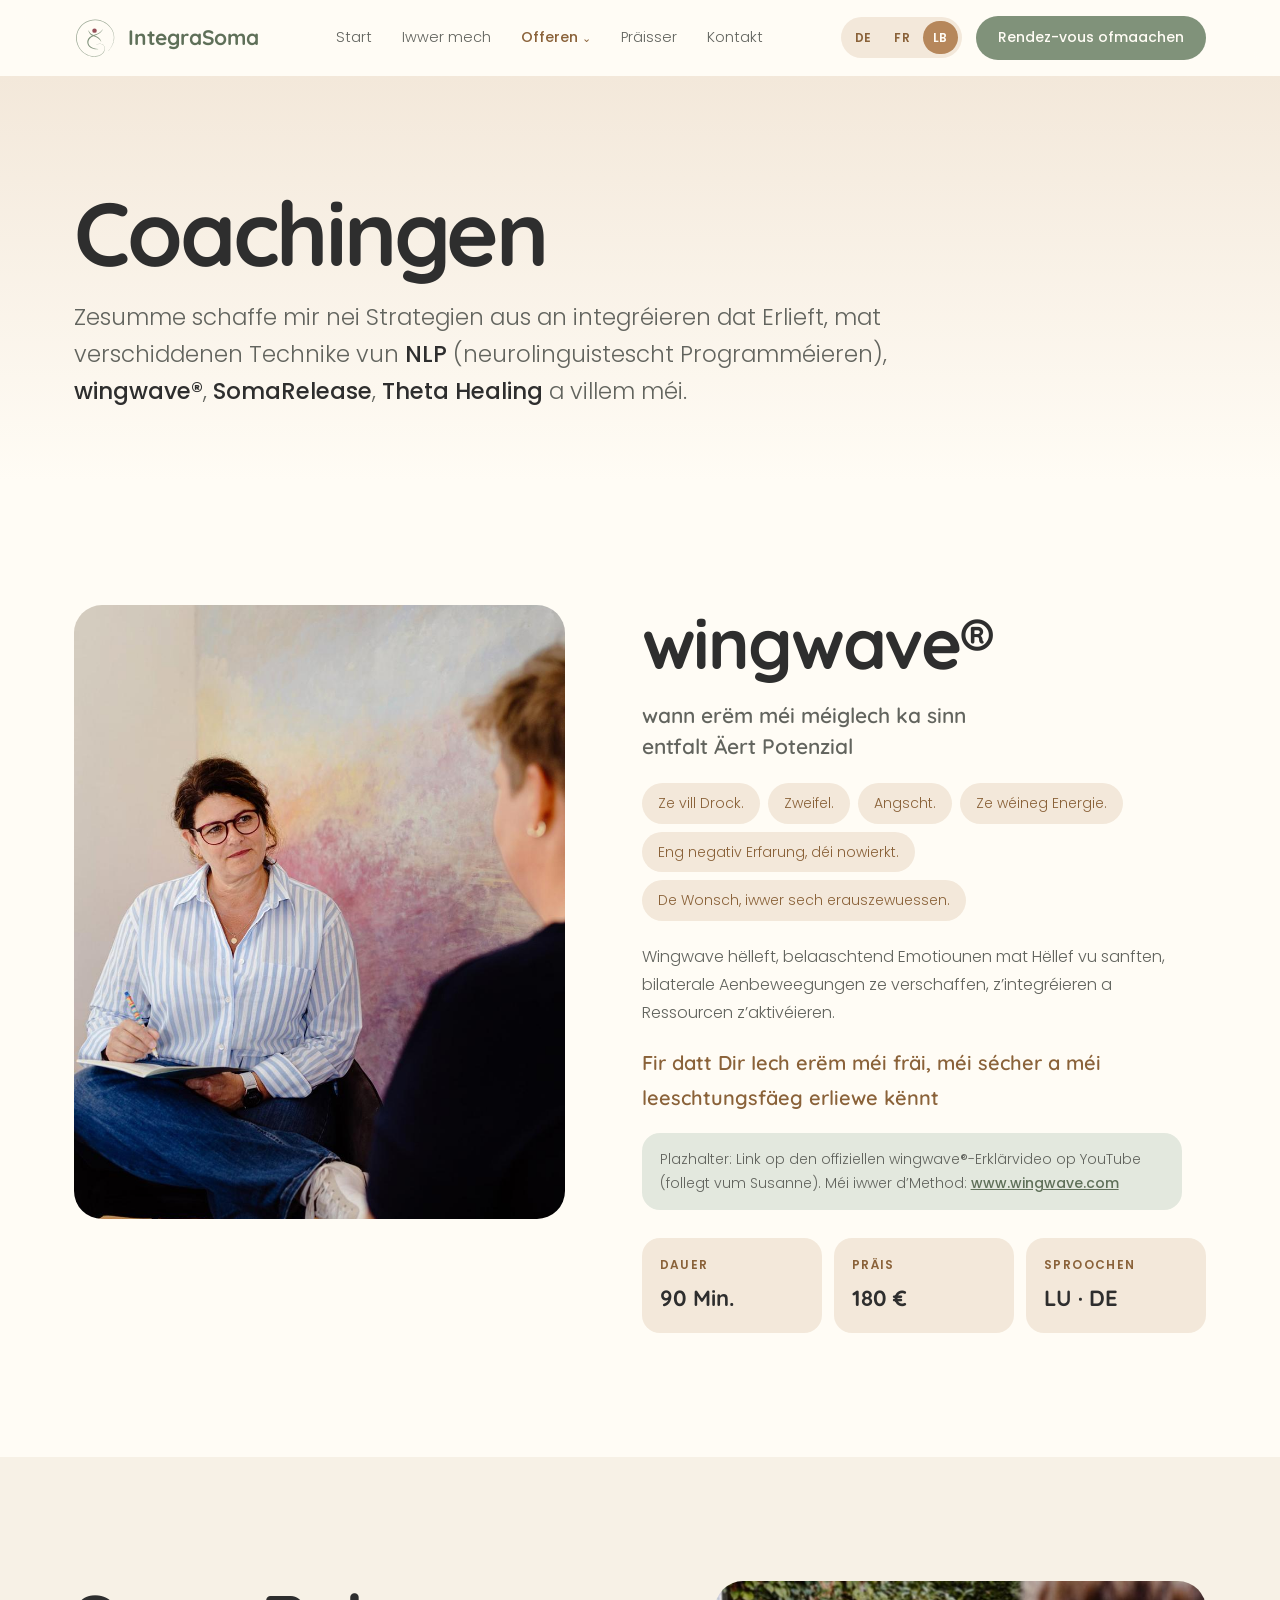
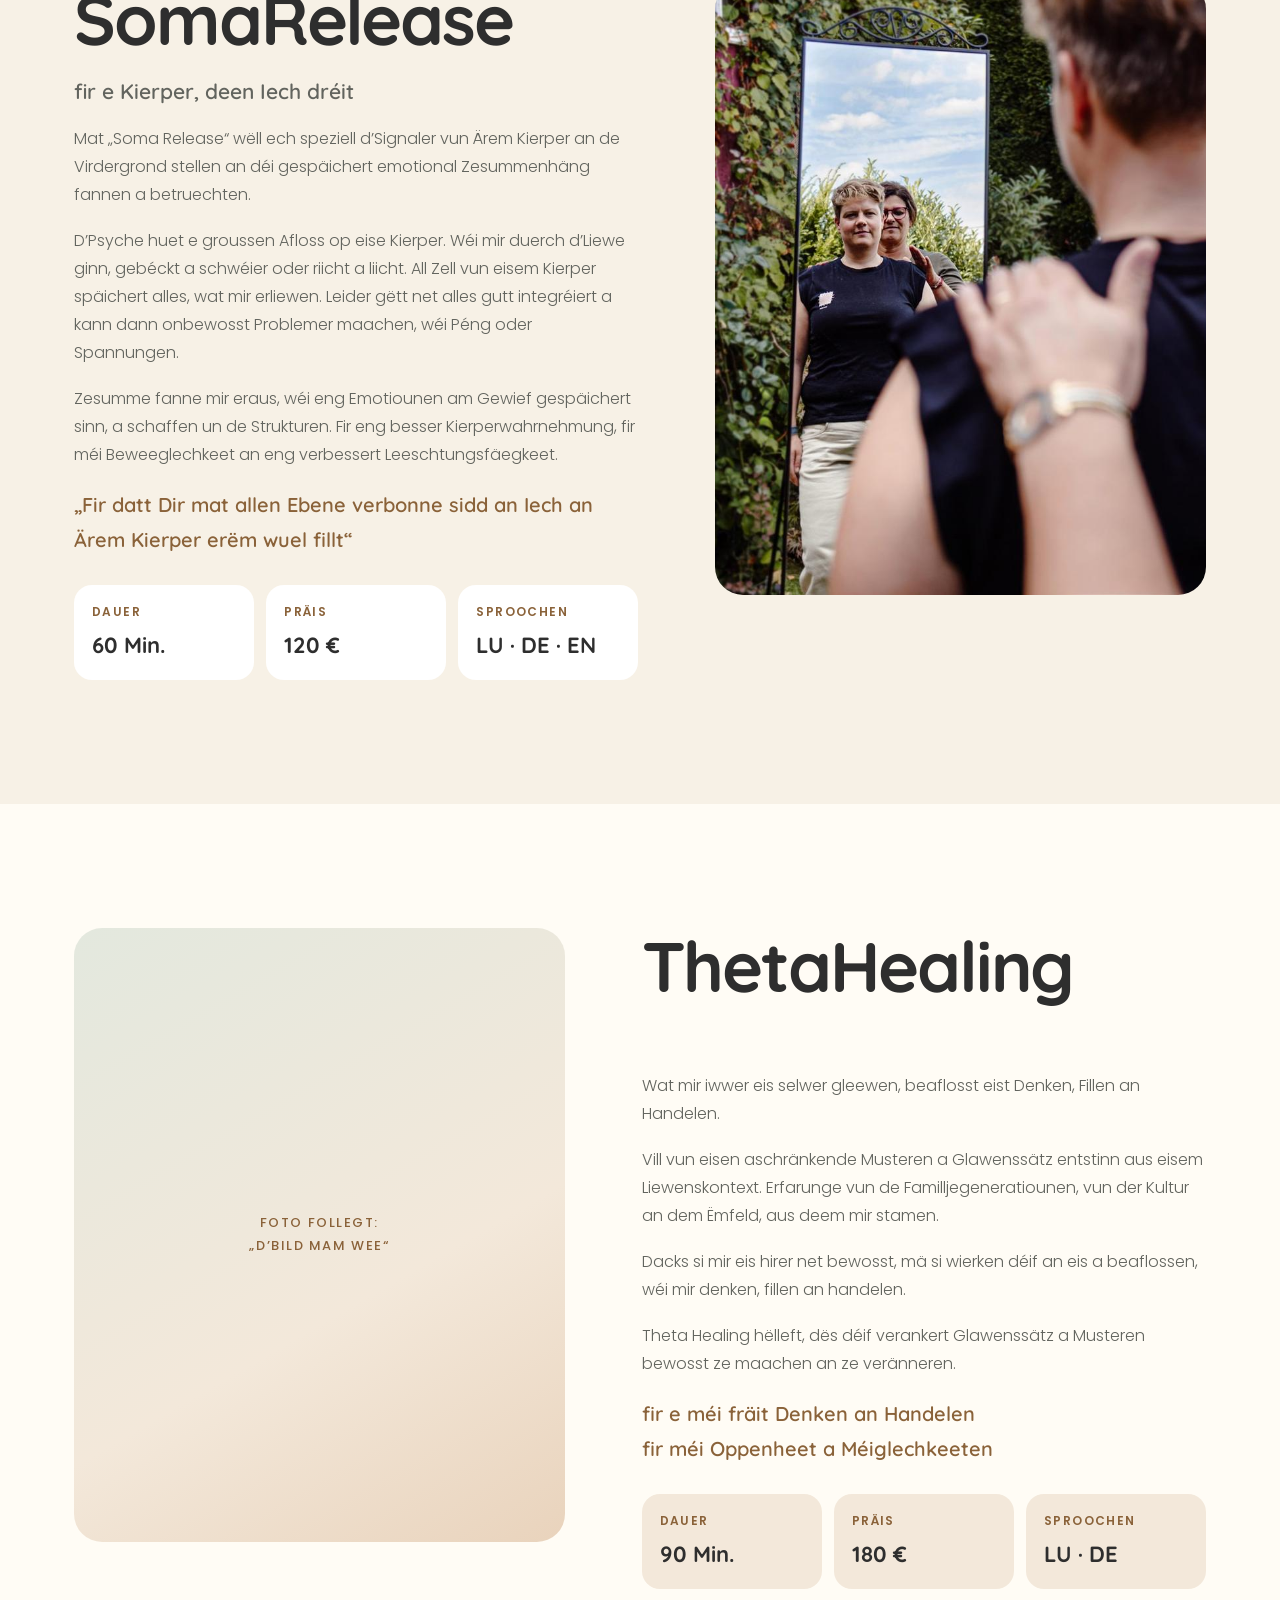
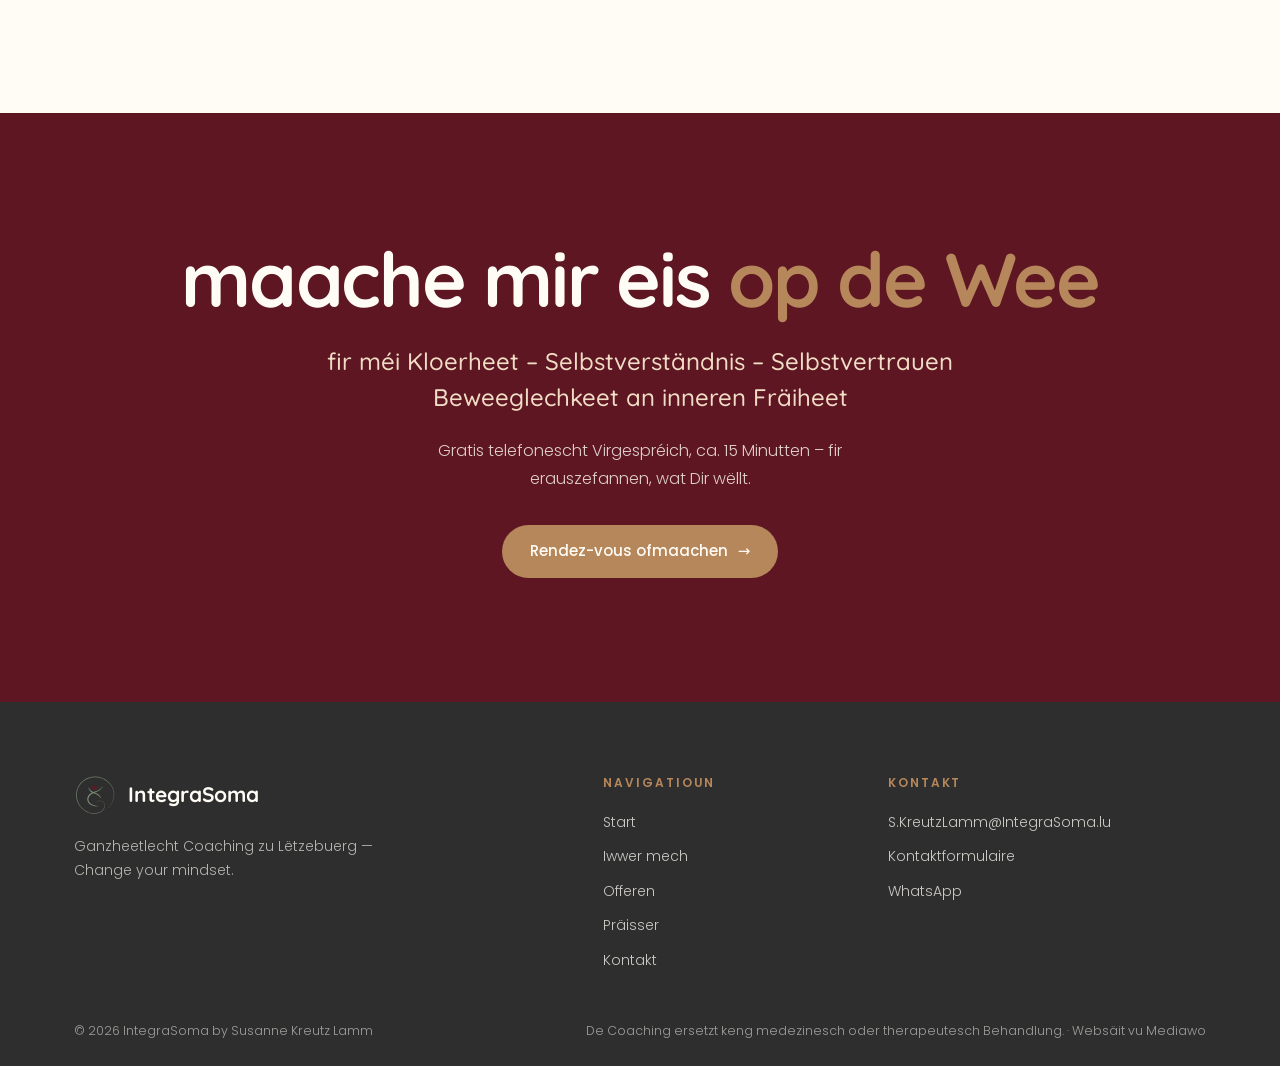
<file: lb/angebote.html>
<!doctype html>
<html lang="lb">
<head>
<meta charset="utf-8">
<meta name="viewport" content="width=device-width, initial-scale=1, viewport-fit=cover">
<meta name="claude:viewport-fit-sides" content="cover">
<title>Offeren – IntegraSoma</title>
<link rel="preconnect" href="https://fonts.googleapis.com">
<link rel="preconnect" href="https://fonts.gstatic.com" crossorigin>
<link rel="stylesheet" href="https://fonts.googleapis.com/css2?family=Quicksand:wght@500;600;700&family=Poppins:wght@300;400;500;600&display=swap">
<link rel="stylesheet" href="../style.css">
</head>
<body>
<header class="site-header">
  <div class="wrap">
    <a href="index.html" class="brand"><img src="../img/icon.svg" alt=""><b>IntegraSoma</b></a>
    <nav class="nav" aria-label="Haaptnavigatioun">
      <a href="index.html">Start</a>
      <a href="ueber-mich.html">Iwwer mech</a>
      <div class="nav-item">
        <a href="angebote.html" class="is-active">Offeren<span class="caret">⌄</span></a>
        <ul class="dropdown">
          <li><a href="angebote.html#wingwave">wingwave®</a></li>
          <li><a href="angebote.html#somarelease">SomaRelease</a></li>
          <li><a href="angebote.html#thetahealing">ThetaHealing</a></li>
        </ul>
      </div>
      <a href="preisgestaltung.html">Präisser</a>
      <a href="kontakt.html">Kontakt</a>
    </nav>
    <div class="head-actions">
      <nav class="lang" aria-label="Sprooch wielen"><a href="../angebote.html" hreflang="de" lang="de">DE</a><a href="../fr/angebote.html" hreflang="fr" lang="fr">FR</a><a href="angebote.html" hreflang="lb" lang="lb" class="is-active" aria-current="true">LB</a></nav>
      <a href="kontakt.html" class="btn header-cta">Rendez-vous ofmaachen</a>
      <button class="menu-btn" type="button" aria-label="Menü opmaachen" aria-expanded="false" aria-controls="mobile-nav"><span></span><span></span><span></span></button>
    </div>
  </div>
  <div class="mobile-nav" id="mobile-nav" hidden>
    <div class="wrap">
      <a href="index.html">Start</a>
      <a href="ueber-mich.html">Iwwer mech</a>
      <a href="angebote.html">Offeren</a>
      <div class="sub">
        <a href="angebote.html#wingwave">wingwave®</a>
        <a href="angebote.html#somarelease">SomaRelease</a>
        <a href="angebote.html#thetahealing">ThetaHealing</a>
      </div>
      <a href="preisgestaltung.html">Präisser</a>
      <a href="kontakt.html">Kontakt</a>
      <a href="kontakt.html" class="btn">Rendez-vous ofmaachen</a>
    </div>
  </div>
</header>
<main>
<section class="page-hero">
  <div class="wrap">
    <h1>Coachingen</h1>
    <p>Zesumme schaffe mir nei Strategien aus an integréieren dat Erlieft, mat verschiddenen Technike vun <strong>NLP</strong> (neurolinguistescht Programméieren), <strong>wingwave®</strong>, <strong>SomaRelease</strong>, <strong>Theta Healing</strong> a villem méi.</p>
  </div>
</section>

<section class="detail" id="wingwave">
  <div class="wrap">
    <div class="media"><img src="../img/wingwave.jpg" alt="Susanne Kreutz Lamm an engem Coaching-Gespréich" style="object-position:50% 25%"></div>
    <div class="body">
      <h2>wingwave®</h2>
      <p class="tagline">wann erëm méi méiglech ka sinn<br>entfalt Äert Potenzial</p>
      <ul class="symptoms">
        <li>Ze vill Drock.</li><li>Zweifel.</li><li>Angscht.</li><li>Ze wéineg Energie.</li><li>Eng negativ Erfarung, déi nowierkt.</li><li>De Wonsch, iwwer sech erauszewuessen.</li>
      </ul>
      <p>Wingwave hëlleft, belaaschtend Emotiounen mat Hëllef vu sanften, bilaterale Aenbeweegungen ze verschaffen, z’integréieren a Ressourcen z’aktivéieren.</p>
      <p class="quote">Fir datt Dir Iech erëm méi fräi, méi sécher a méi leeschtungsfäeg erliewe kënnt</p>
      <p class="note">Plazhalter: Link op den offiziellen wingwave®-Erklärvideo op YouTube (follegt vum Susanne). Méi iwwer d’Method: <a href="https://www.wingwave.com" target="_blank" rel="noopener">www.wingwave.com</a></p>
      <dl class="facts"><div><dt>Dauer</dt><dd>90 Min.</dd></div><div><dt>Präis</dt><dd>180 €</dd></div><div><dt>Sproochen</dt><dd>LU · DE</dd></div></dl>
    </div>
  </div>
</section>

<section class="detail flip soft" id="somarelease">
  <div class="wrap">
    <div class="media"><img src="../img/somarelease.jpg" alt="Coaching-Situatioun virum Spigel" style="object-position:38% 50%"></div>
    <div class="body">
      <h2>SomaRelease</h2>
      <p class="tagline">fir e Kierper, deen Iech dréit</p>
      <p>Mat „Soma Release“ wëll ech speziell d’Signaler vun Ärem Kierper an de Virdergrond stellen an déi gespäichert emotional Zesummenhäng fannen a betruechten.</p>
      <p>D’Psyche huet e groussen Afloss op eise Kierper. Wéi mir duerch d’Liewe ginn, gebéckt a schwéier oder riicht a liicht. All Zell vun eisem Kierper späichert alles, wat mir erliewen. Leider gëtt net alles gutt integréiert a kann dann onbewosst Problemer maachen, wéi Péng oder Spannungen.</p>
      <p>Zesumme fanne mir eraus, wéi eng Emotiounen am Gewief gespäichert sinn, a schaffen un de Strukturen. Fir eng besser Kierperwahrnehmung, fir méi Beweeglechkeet an eng verbessert Leeschtungsfäegkeet.</p>
      <p class="quote">„Fir datt Dir mat allen Ebene verbonne sidd an Iech an Ärem Kierper erëm wuel fillt“</p>
      <dl class="facts"><div><dt>Dauer</dt><dd>60 Min.</dd></div><div><dt>Präis</dt><dd>120 €</dd></div><div><dt>Sproochen</dt><dd>LU · DE · EN</dd></div></dl>
    </div>
  </div>
</section>

<section class="detail" id="thetahealing">
  <div class="wrap">
    <div class="media"><div class="ph">Foto follegt:<br>„d’Bild mam Wee“</div></div>
    <div class="body">
      <h2>ThetaHealing</h2>
      <p class="tagline">wann d’Verännerung méi déif goe dierf</p>
      <p>Wat mir iwwer eis selwer gleewen, beaflosst eist Denken, Fillen an Handelen.</p>
      <p>Vill vun eisen aschränkende Musteren a Glawenssätz entstinn aus eisem Liewenskontext. Erfarunge vun de Familljegeneratiounen, vun der Kultur an dem Ëmfeld, aus deem mir stamen.</p>
      <p>Dacks si mir eis hirer net bewosst, mä si wierken déif an eis a beaflossen, wéi mir denken, fillen an handelen.</p>
      <p>Theta Healing hëlleft, dës déif verankert Glawenssätz a Musteren bewosst ze maachen an ze veränneren.</p>
      <p class="quote">fir e méi fräit Denken an Handelen<br>fir méi Oppenheet a Méiglechkeeten</p>
      <dl class="facts"><div><dt>Dauer</dt><dd>90 Min.</dd></div><div><dt>Präis</dt><dd>180 €</dd></div><div><dt>Sproochen</dt><dd>LU · DE</dd></div></dl>
    </div>
  </div>
</section>
<section class="cta">
  <div class="wrap">
    <h2>maache mir eis <em>op de Wee</em></h2>
    <p class="big">fir méi Kloerheet – Selbstverständnis – Selbstvertrauen<br>Beweeglechkeet an inneren Fräiheet</p>
    <p class="small">Gratis telefonescht Virgespréich, ca. 15 Minutten – fir erauszefannen, wat Dir wëllt.</p>
    <a href="kontakt.html" class="btn">Rendez-vous ofmaachen <span class="arr" aria-hidden="true">→</span></a>
  </div>
</section>
</main>
<footer class="site-footer">
  <div class="wrap">
    <div class="top">
      <div>
        <a href="index.html" class="brand"><img src="../img/icon.svg" alt=""><b>IntegraSoma</b></a>
        <p>Ganzheetlecht Coaching zu Lëtzebuerg — Change your mindset.</p>
      </div>
      <div>
        <h4>Navigatioun</h4>
        <ul>
          <li><a href="index.html">Start</a></li>
          <li><a href="ueber-mich.html">Iwwer mech</a></li>
          <li><a href="angebote.html">Offeren</a></li>
          <li><a href="preisgestaltung.html">Präisser</a></li>
          <li><a href="kontakt.html">Kontakt</a></li>
        </ul>
      </div>
      <div>
        <h4>Kontakt</h4>
        <ul>
          <li><a href="mailto:S.KreutzLamm@IntegraSoma.lu">S.KreutzLamm@IntegraSoma.lu</a></li>
          <li><a href="kontakt.html">Kontaktformulaire</a></li>
          <li><a href="https://wa.me/352621642123" target="_blank" rel="noopener">WhatsApp</a></li>
        </ul>
      </div>
    </div>
    <div class="bottom">
      <span>© 2026 IntegraSoma by Susanne Kreutz Lamm</span>
      <span>De Coaching ersetzt keng medezinesch oder therapeutesch Behandlung. · Websäit vu Mediawo</span>
    </div>
  </div>
</footer>
<script src="../main.js"></script>
</body>
</html>
</file>
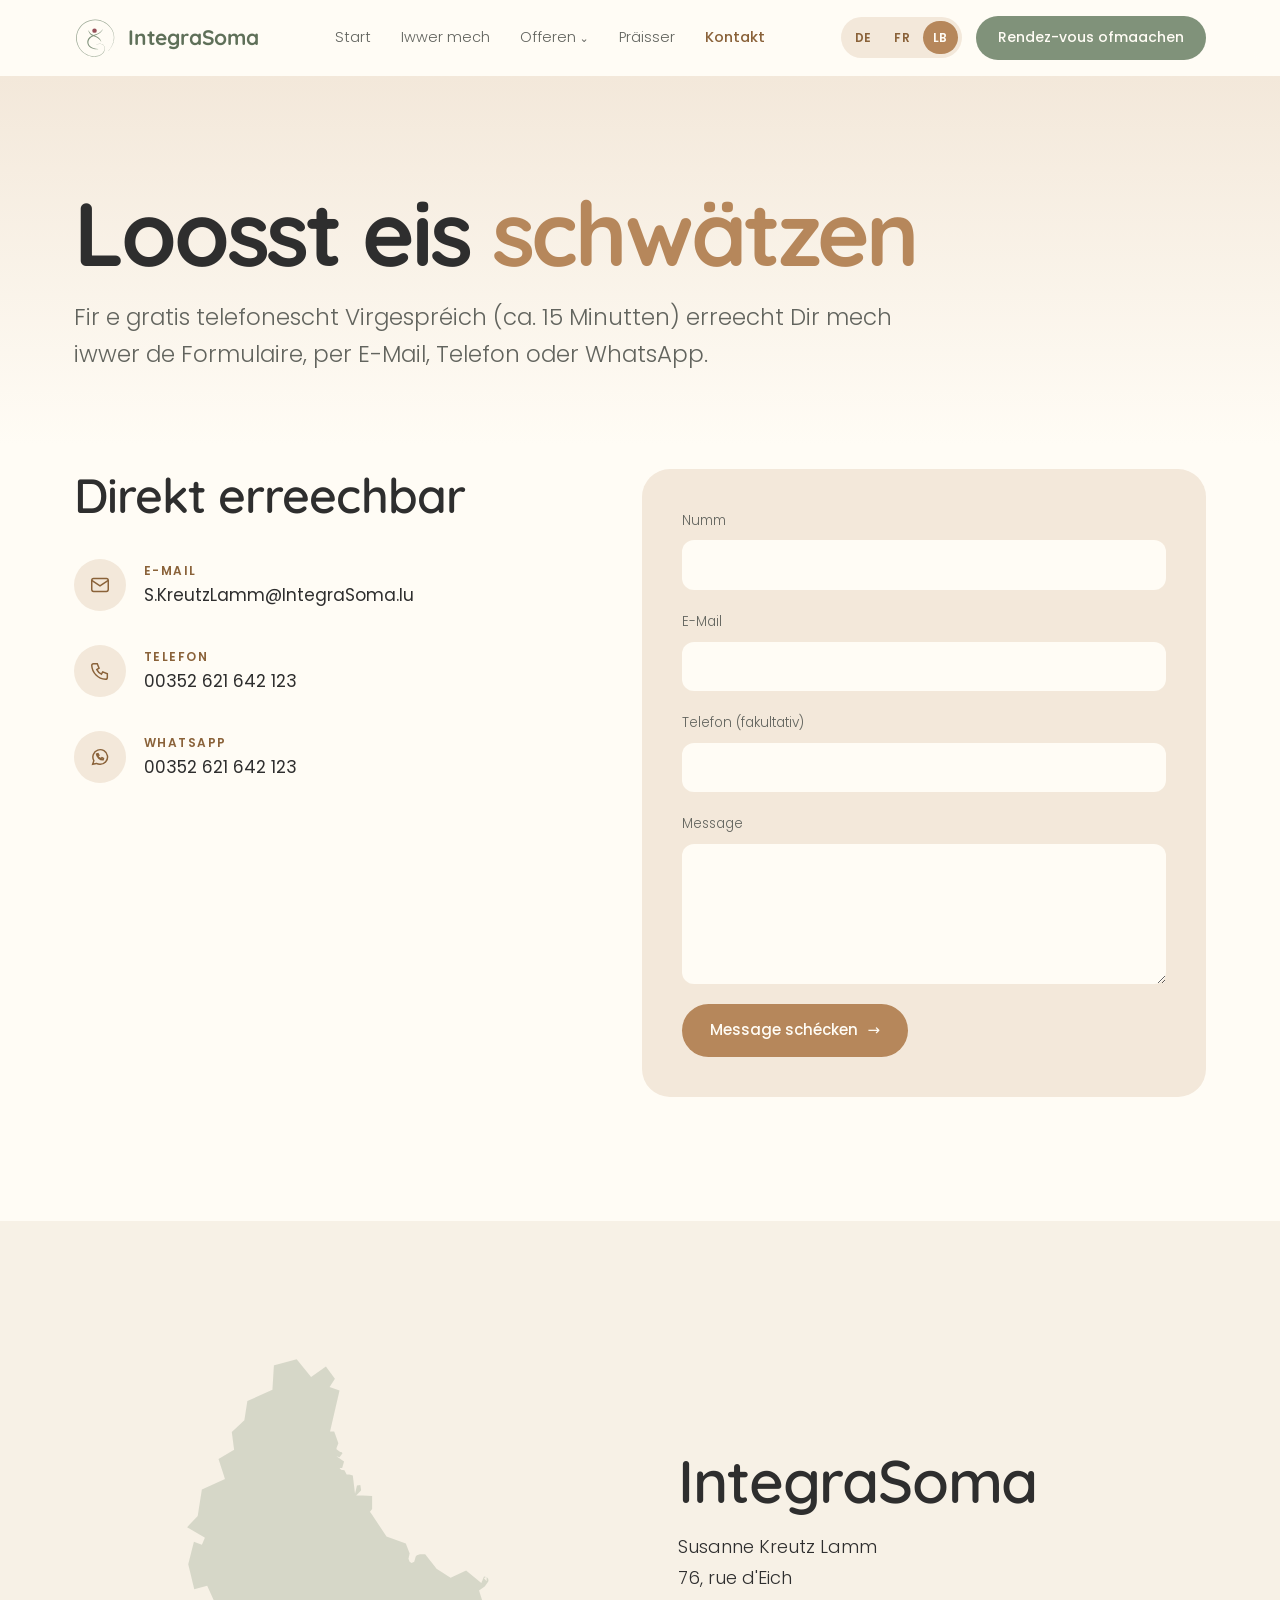
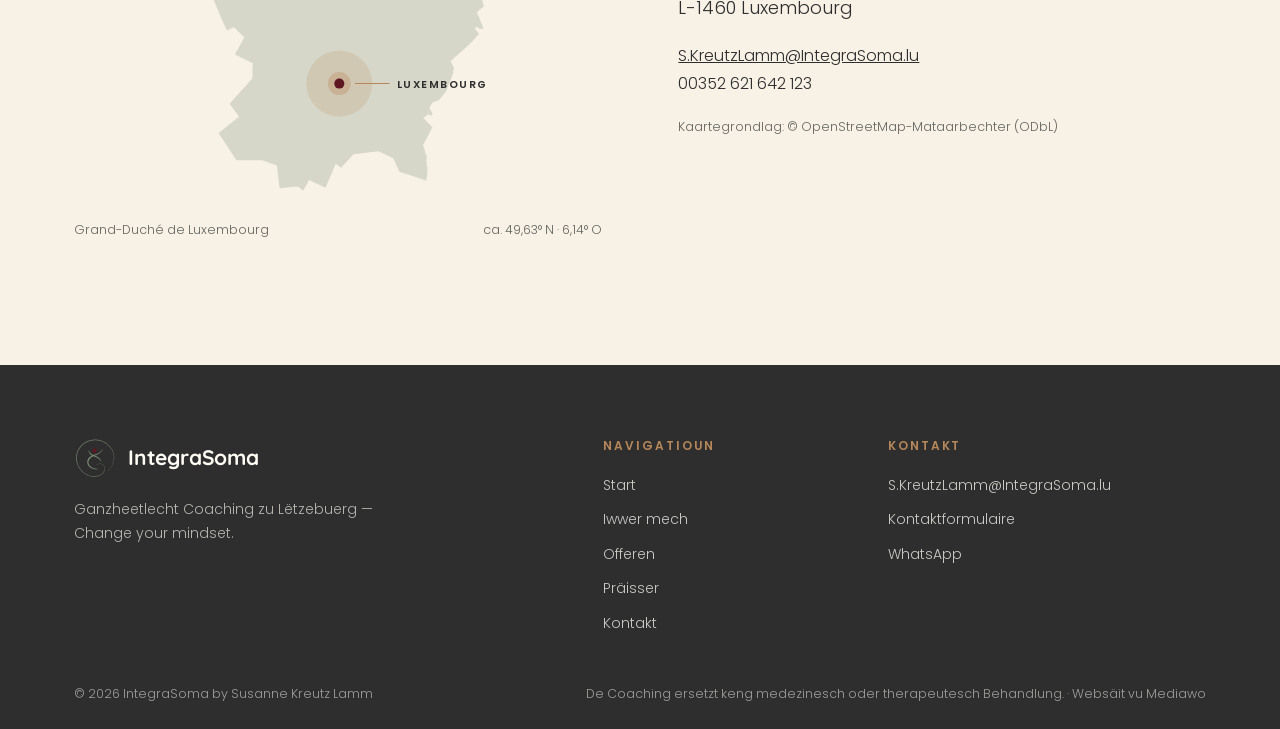
<file: lb/kontakt.html>
<!doctype html>
<html lang="lb">
<head>
<meta charset="utf-8">
<meta name="viewport" content="width=device-width, initial-scale=1, viewport-fit=cover">
<meta name="claude:viewport-fit-sides" content="cover">
<title>Kontakt – IntegraSoma</title>
<link rel="preconnect" href="https://fonts.googleapis.com">
<link rel="preconnect" href="https://fonts.gstatic.com" crossorigin>
<link rel="stylesheet" href="https://fonts.googleapis.com/css2?family=Quicksand:wght@500;600;700&family=Poppins:wght@300;400;500;600&display=swap">
<link rel="stylesheet" href="../style.css">
</head>
<body>
<header class="site-header">
  <div class="wrap">
    <a href="index.html" class="brand"><img src="../img/icon.svg" alt=""><b>IntegraSoma</b></a>
    <nav class="nav" aria-label="Haaptnavigatioun">
      <a href="index.html">Start</a>
      <a href="ueber-mich.html">Iwwer mech</a>
      <div class="nav-item">
        <a href="angebote.html">Offeren<span class="caret">⌄</span></a>
        <ul class="dropdown">
          <li><a href="angebote.html#wingwave">wingwave®</a></li>
          <li><a href="angebote.html#somarelease">SomaRelease</a></li>
          <li><a href="angebote.html#thetahealing">ThetaHealing</a></li>
        </ul>
      </div>
      <a href="preisgestaltung.html">Präisser</a>
      <a href="kontakt.html" class="is-active">Kontakt</a>
    </nav>
    <div class="head-actions">
      <nav class="lang" aria-label="Sprooch wielen"><a href="../kontakt.html" hreflang="de" lang="de">DE</a><a href="../fr/kontakt.html" hreflang="fr" lang="fr">FR</a><a href="kontakt.html" hreflang="lb" lang="lb" class="is-active" aria-current="true">LB</a></nav>
      <a href="kontakt.html" class="btn header-cta">Rendez-vous ofmaachen</a>
      <button class="menu-btn" type="button" aria-label="Menü opmaachen" aria-expanded="false" aria-controls="mobile-nav"><span></span><span></span><span></span></button>
    </div>
  </div>
  <div class="mobile-nav" id="mobile-nav" hidden>
    <div class="wrap">
      <a href="index.html">Start</a>
      <a href="ueber-mich.html">Iwwer mech</a>
      <a href="angebote.html">Offeren</a>
      <div class="sub">
        <a href="angebote.html#wingwave">wingwave®</a>
        <a href="angebote.html#somarelease">SomaRelease</a>
        <a href="angebote.html#thetahealing">ThetaHealing</a>
      </div>
      <a href="preisgestaltung.html">Präisser</a>
      <a href="kontakt.html">Kontakt</a>
      <a href="kontakt.html" class="btn">Rendez-vous ofmaachen</a>
    </div>
  </div>
</header>
<main>
<section class="page-hero">
  <div class="wrap">
    <h1>Loosst eis <em>schwätzen</em></h1>
    <p>Fir e gratis telefonescht Virgespréich (ca. 15 Minutten) erreecht Dir mech iwwer de Formulaire, per E-Mail, Telefon oder WhatsApp.</p>
  </div>
</section>

<section class="contact" style="padding-top:24px">
  <div class="wrap">
    <div>
      <h2>Direkt erreechbar</h2>
      <div class="ways">
        <a class="way" href="mailto:S.KreutzLamm@IntegraSoma.lu"><span class="ico"><svg width="22" height="22" viewBox="0 0 24 24" fill="none" stroke="currentColor" stroke-width="1.6"><rect x="3" y="5" width="18" height="14" rx="2"/><path d="M3 7l9 6 9-6"/></svg></span><span><strong>E-Mail</strong>S.KreutzLamm@IntegraSoma.lu</span></a>
        <a class="way" href="tel:+352621642123"><span class="ico"><svg width="22" height="22" viewBox="0 0 24 24" fill="none" stroke="currentColor" stroke-width="1.6"><path d="M5 4h4l2 5-2.5 1.5a11 11 0 005 5L15 13l5 2v4a2 2 0 01-2 2A16 16 0 013 6a2 2 0 012-2z"/></svg></span><span><strong>Telefon</strong>00352 621 642 123</span></a>
        <a class="way" href="https://wa.me/352621642123" target="_blank" rel="noopener"><span class="ico"><svg width="22" height="22" viewBox="0 0 24 24" fill="none" stroke="currentColor" stroke-width="1.6"><path d="M4 20l1.3-4A8 8 0 1112 20a8 8 0 01-4-1z"/><path d="M9 9.5c.5 2 2 3.5 4 4.3l1.2-1.1 1.6.8-.4 1.6c-3.5.2-6.9-3-7.2-6.4l1.6-.5.8 1.5z"/></svg></span><span><strong>WhatsApp</strong>00352 621 642 123</span></a>
      </div>
    </div>
    <form class="form" data-contact-form>
      <label for="f-name">Numm<input id="f-name" type="text" name="name" required autocomplete="name"></label>
      <label for="f-mail">E-Mail<input id="f-mail" type="email" name="email" required autocomplete="email"></label>
      <label for="f-tel">Telefon (fakultativ)<input id="f-tel" type="tel" name="telefon" autocomplete="tel"></label>
      <label for="f-msg">Message<textarea id="f-msg" name="message" required></textarea></label>
      <button type="submit" class="btn btn-gold">Message schécken <span class="arr" aria-hidden="true">→</span></button>
      <p class="status" hidden>Virschau: De Formulaire ass nach net ugeschloss, de Message gouf net verschéckt.</p>
    </form>
  </div>
</section>

<section class="location soft">
  <div class="wrap">
    <div class="map">
      <svg viewBox="0 0 460 641" role="img" aria-label="Kaart vu Lëtzebuerg mam Standuert Lëtzebuerg-Stad">
        <path class="country" d="M141.0,28.2 L141.5,28.2 L172.7,20.0 L192.8,44.5 L213.4,29.8 L226.0,47.0 L218.6,58.4 L232.4,63.3 L219.2,120.6 L225.0,120.6 L230.8,136.9 L228.2,143.5 L228.2,145.1 L233.4,149.2 L235.0,149.2 L236.6,150.8 L232.4,156.5 L228.2,154.9 L238.7,162.3 L236.1,171.3 L232.4,171.3 L234.5,173.7 L239.2,174.5 L242.4,180.3 L246.1,180.3 L250.9,181.9 L254.0,207.2 L256.7,195.8 L261.4,195.0 L262.5,202.3 L262.0,203.2 L255.6,209.7 L265.1,209.7 L277.8,210.5 L277.8,228.5 L274.6,232.6 L275.7,233.4 L297.9,266.9 L324.8,276.7 L330.1,290.6 L328.5,298.0 L330.1,302.1 L332.8,303.7 L336.5,302.1 L338.6,294.7 L339.1,293.9 L340.2,293.1 L344.4,291.5 L351.8,291.5 L367.1,311.1 L367.6,311.9 L387.2,324.2 L408.8,314.4 L430.0,331.5 L433.7,322.5 L436.8,323.3 L436.3,323.3 L433.7,325.0 L437.4,329.1 L437.4,324.2 L437.4,323.3 L439.5,325.8 L440.0,328.3 L439.5,329.9 L434.7,336.4 L426.8,342.2 L433.7,364.2 L424.2,371.6 L423.6,372.4 L424.2,373.2 L433.1,395.3 L426.8,395.3 L427.3,395.3 L424.2,392.8 L423.6,392.8 L421.5,394.5 L421.0,394.5 L421.0,395.3 L421.5,395.3 L427.3,403.5 L426.8,403.5 L424.7,404.3 L423.6,405.9 L415.2,415.7 L414.6,414.9 L414.1,415.7 L414.1,416.6 L387.2,440.3 L392.5,451.7 L391.9,450.9 L390.3,455.8 L391.4,455.8 L380.8,482.8 L370.8,495.1 L362.9,497.5 L358.1,504.0 L358.1,507.3 L361.8,513.0 L361.8,515.5 L359.2,516.3 L356.0,514.7 L356.5,513.9 L356.0,506.5 L356.0,513.9 L356.0,514.7 L349.1,519.6 L361.8,532.7 L349.1,557.2 L348.1,556.4 L348.6,558.0 L349.1,558.0 L352.3,568.6 L351.8,568.6 L352.3,570.3 L353.4,571.1 L354.4,576.0 L353.4,576.8 L353.9,586.6 L354.9,587.4 L354.4,602.2 L353.4,603.0 L353.9,607.1 L315.8,594.8 L307.4,576.0 L286.8,566.2 L251.9,570.3 L234.5,589.1 L227.1,583.4 L212.8,616.9 L190.1,606.3 L181.7,621.0 L174.8,615.2 L173.7,615.2 L173.7,616.1 L173.2,616.1 L172.7,615.2 L148.9,617.7 L145.2,585.8 L124.6,578.5 L124.1,578.5 L88.7,578.5 L63.8,540.8 L92.4,517.9 L79.2,500.0 L110.9,464.8 L111.4,443.5 L86.6,431.3 L99.8,407.6 L85.0,392.8 L84.5,393.7 L83.4,394.5 L80.2,395.3 L79.7,396.1 L79.2,396.1 L78.1,396.9 L77.6,397.8 L74.9,396.9 L63.3,370.8 L63.3,370.0 L55.9,352.8 L55.4,352.0 L48.0,335.6 L30.0,340.5 L21.6,305.4 L29.5,274.3 L40.6,278.4 L44.8,268.6 L43.2,267.7 L20.0,253.8 L34.8,238.3 L40.6,201.5 L72.8,186.8 L63.8,159.0 L85.5,145.9 L82.3,121.4 L99.8,105.0 L104.0,78.1 L138.9,62.5 L141.0,28.2 Z"/>
        <g transform="translate(232.1 471.8)">
          <circle class="glow" r="46"/>
          <circle class="ring" r="16"/>
          <circle class="dot" r="7"/>
          <line x1="22" y1="0" x2="70" y2="0" class="lbl-line"/>
          <text x="80" y="6" class="lbl">LUXEMBOURG</text>
        </g>
      </svg>
      <div class="map-meta"><span>Grand-Duché de Luxembourg</span><span>ca. 49,63° N · 6,14° O</span></div>
    </div>
    <div class="info">
      <h2>IntegraSoma</h2>
      <address>Susanne Kreutz Lamm<br>76, rue d'Eich<br>L-1460 Luxembourg</address>
      <p><a href="mailto:S.KreutzLamm@IntegraSoma.lu">S.KreutzLamm@IntegraSoma.lu</a><br>00352 621 642 123</p>
      <p class="credit">Kaartegrondlag: © OpenStreetMap-Mataarbechter (ODbL)</p>
    </div>
  </div>
</section>
</main>
<footer class="site-footer">
  <div class="wrap">
    <div class="top">
      <div>
        <a href="index.html" class="brand"><img src="../img/icon.svg" alt=""><b>IntegraSoma</b></a>
        <p>Ganzheetlecht Coaching zu Lëtzebuerg — Change your mindset.</p>
      </div>
      <div>
        <h4>Navigatioun</h4>
        <ul>
          <li><a href="index.html">Start</a></li>
          <li><a href="ueber-mich.html">Iwwer mech</a></li>
          <li><a href="angebote.html">Offeren</a></li>
          <li><a href="preisgestaltung.html">Präisser</a></li>
          <li><a href="kontakt.html">Kontakt</a></li>
        </ul>
      </div>
      <div>
        <h4>Kontakt</h4>
        <ul>
          <li><a href="mailto:S.KreutzLamm@IntegraSoma.lu">S.KreutzLamm@IntegraSoma.lu</a></li>
          <li><a href="kontakt.html">Kontaktformulaire</a></li>
          <li><a href="https://wa.me/352621642123" target="_blank" rel="noopener">WhatsApp</a></li>
        </ul>
      </div>
    </div>
    <div class="bottom">
      <span>© 2026 IntegraSoma by Susanne Kreutz Lamm</span>
      <span>De Coaching ersetzt keng medezinesch oder therapeutesch Behandlung. · Websäit vu Mediawo</span>
    </div>
  </div>
</footer>
<script src="../main.js"></script>
</body>
</html>
</file>
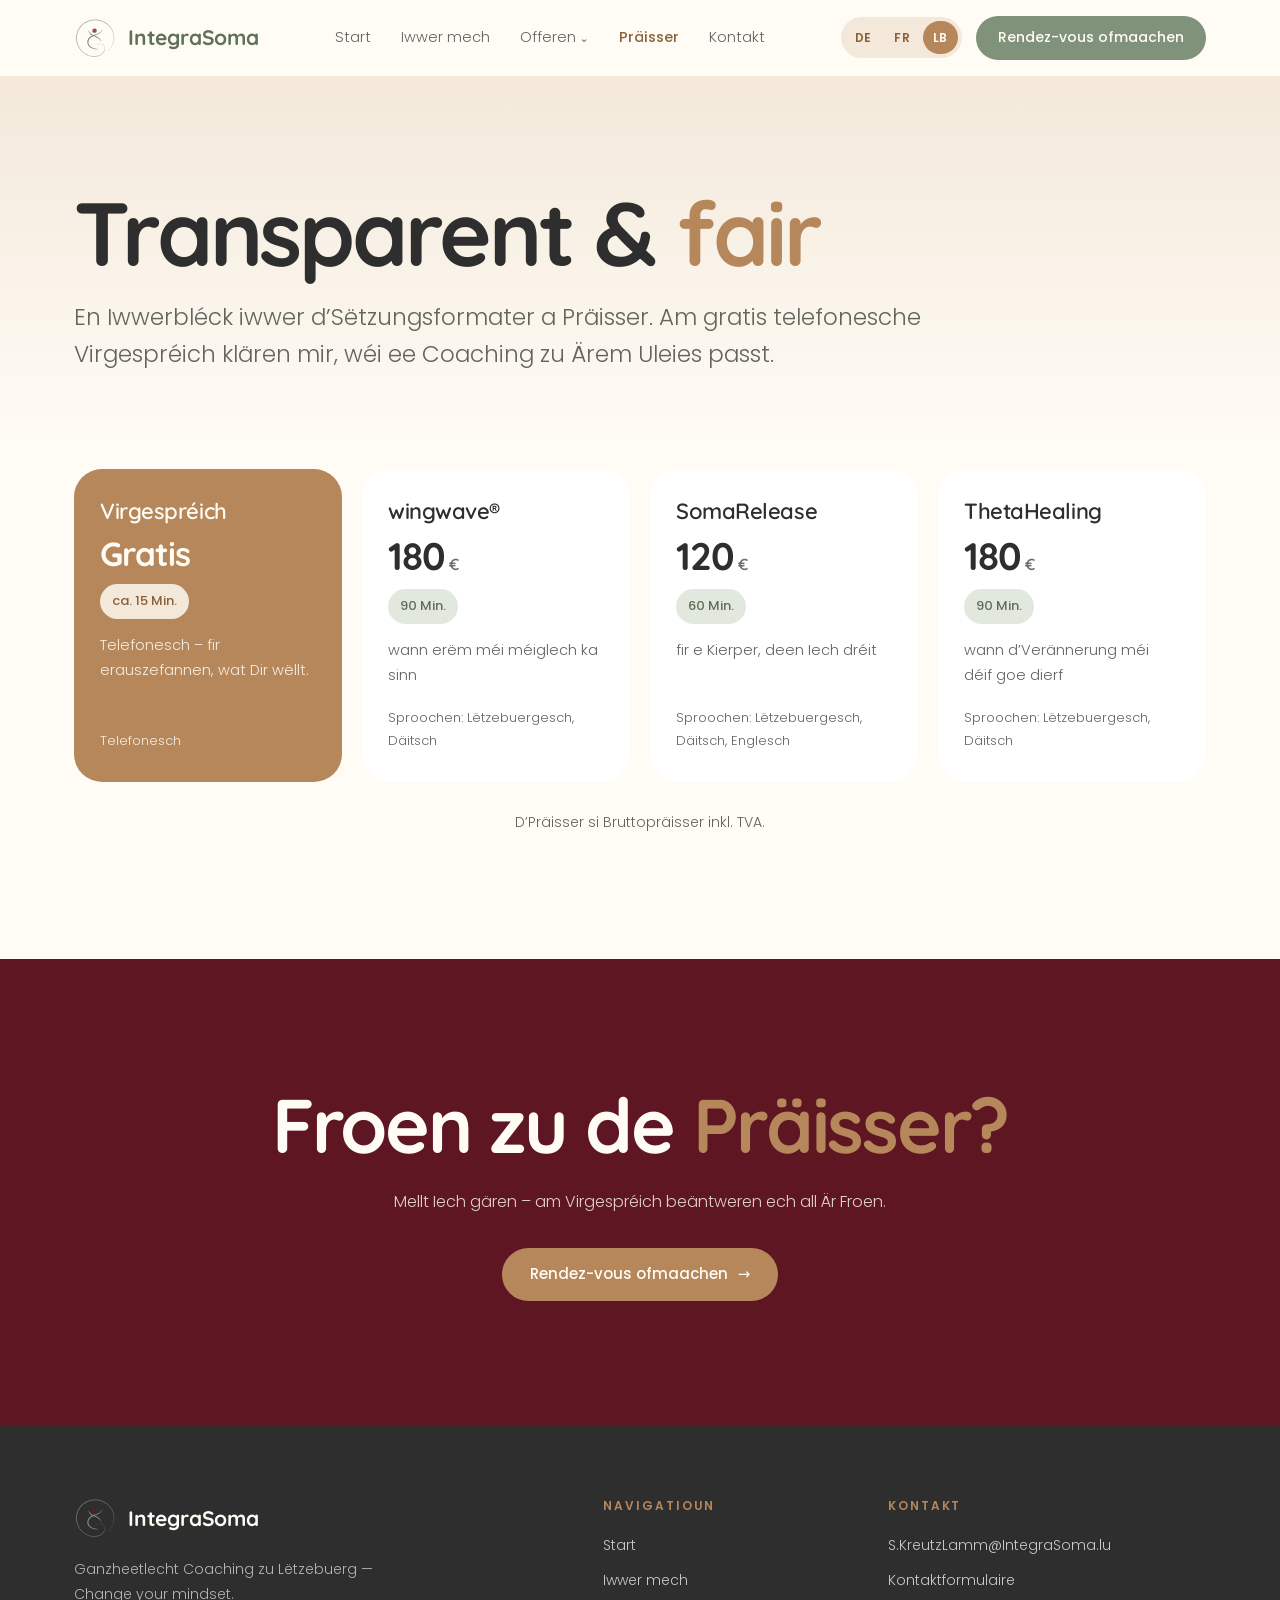
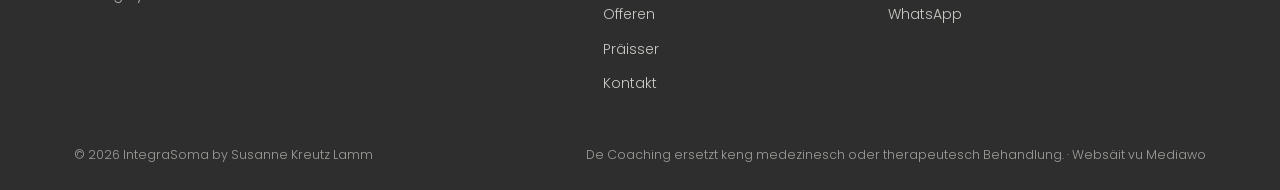
<file: lb/preisgestaltung.html>
<!doctype html>
<html lang="lb">
<head>
<meta charset="utf-8">
<meta name="viewport" content="width=device-width, initial-scale=1, viewport-fit=cover">
<meta name="claude:viewport-fit-sides" content="cover">
<title>Präisser – IntegraSoma</title>
<link rel="preconnect" href="https://fonts.googleapis.com">
<link rel="preconnect" href="https://fonts.gstatic.com" crossorigin>
<link rel="stylesheet" href="https://fonts.googleapis.com/css2?family=Quicksand:wght@500;600;700&family=Poppins:wght@300;400;500;600&display=swap">
<link rel="stylesheet" href="../style.css">
</head>
<body>
<header class="site-header">
  <div class="wrap">
    <a href="index.html" class="brand"><img src="../img/icon.svg" alt=""><b>IntegraSoma</b></a>
    <nav class="nav" aria-label="Haaptnavigatioun">
      <a href="index.html">Start</a>
      <a href="ueber-mich.html">Iwwer mech</a>
      <div class="nav-item">
        <a href="angebote.html">Offeren<span class="caret">⌄</span></a>
        <ul class="dropdown">
          <li><a href="angebote.html#wingwave">wingwave®</a></li>
          <li><a href="angebote.html#somarelease">SomaRelease</a></li>
          <li><a href="angebote.html#thetahealing">ThetaHealing</a></li>
        </ul>
      </div>
      <a href="preisgestaltung.html" class="is-active">Präisser</a>
      <a href="kontakt.html">Kontakt</a>
    </nav>
    <div class="head-actions">
      <nav class="lang" aria-label="Sprooch wielen"><a href="../preisgestaltung.html" hreflang="de" lang="de">DE</a><a href="../fr/preisgestaltung.html" hreflang="fr" lang="fr">FR</a><a href="preisgestaltung.html" hreflang="lb" lang="lb" class="is-active" aria-current="true">LB</a></nav>
      <a href="kontakt.html" class="btn header-cta">Rendez-vous ofmaachen</a>
      <button class="menu-btn" type="button" aria-label="Menü opmaachen" aria-expanded="false" aria-controls="mobile-nav"><span></span><span></span><span></span></button>
    </div>
  </div>
  <div class="mobile-nav" id="mobile-nav" hidden>
    <div class="wrap">
      <a href="index.html">Start</a>
      <a href="ueber-mich.html">Iwwer mech</a>
      <a href="angebote.html">Offeren</a>
      <div class="sub">
        <a href="angebote.html#wingwave">wingwave®</a>
        <a href="angebote.html#somarelease">SomaRelease</a>
        <a href="angebote.html#thetahealing">ThetaHealing</a>
      </div>
      <a href="preisgestaltung.html">Präisser</a>
      <a href="kontakt.html">Kontakt</a>
      <a href="kontakt.html" class="btn">Rendez-vous ofmaachen</a>
    </div>
  </div>
</header>
<main>
<section class="page-hero">
  <div class="wrap">
    <h1>Transparent &amp; <em>fair</em></h1>
    <p>En Iwwerbléck iwwer d’Sëtzungsformater a Präisser. Am gratis telefonesche Virgespréich klären mir, wéi ee Coaching zu Ärem Uleies passt.</p>
  </div>
</section>

<section style="padding-top:24px">
  <div class="wrap">
    <div class="prices">
      <article class="price feat">
        <h3>Virgespréich</h3>
        <div class="amount">Gratis<small></small></div>
        <span class="pill">ca. 15 Min.</span>
        <p>Telefonesch – fir erauszefannen, wat Dir wëllt.</p>
        <div class="langs">Telefonesch</div>
      </article>
      <article class="price">
        <h3><a href="angebote.html#wingwave">wingwave®</a></h3>
        <div class="amount">180<small>€</small></div>
        <span class="pill sage">90 Min.</span>
        <p>wann erëm méi méiglech ka sinn</p>
        <div class="langs">Sproochen: Lëtzebuergesch, Däitsch</div>
      </article>
      <article class="price">
        <h3><a href="angebote.html#somarelease">SomaRelease</a></h3>
        <div class="amount">120<small>€</small></div>
        <span class="pill sage">60 Min.</span>
        <p>fir e Kierper, deen Iech dréit</p>
        <div class="langs">Sproochen: Lëtzebuergesch, Däitsch, Englesch</div>
      </article>
      <article class="price">
        <h3><a href="angebote.html#thetahealing">ThetaHealing</a></h3>
        <div class="amount">180<small>€</small></div>
        <span class="pill sage">90 Min.</span>
        <p>wann d’Verännerung méi déif goe dierf</p>
        <div class="langs">Sproochen: Lëtzebuergesch, Däitsch</div>
      </article>
    </div>
    <p class="price-note">D’Präisser si Bruttopräisser inkl. TVA.</p>
  </div>
</section>

<section class="cta">
  <div class="wrap">
    <h2>Froen zu de <em>Präisser?</em></h2>
    <p class="small">Mellt Iech gären – am Virgespréich beäntweren ech all Är Froen.</p>
    <a href="kontakt.html" class="btn">Rendez-vous ofmaachen <span class="arr" aria-hidden="true">→</span></a>
  </div>
</section>
</main>
<footer class="site-footer">
  <div class="wrap">
    <div class="top">
      <div>
        <a href="index.html" class="brand"><img src="../img/icon.svg" alt=""><b>IntegraSoma</b></a>
        <p>Ganzheetlecht Coaching zu Lëtzebuerg — Change your mindset.</p>
      </div>
      <div>
        <h4>Navigatioun</h4>
        <ul>
          <li><a href="index.html">Start</a></li>
          <li><a href="ueber-mich.html">Iwwer mech</a></li>
          <li><a href="angebote.html">Offeren</a></li>
          <li><a href="preisgestaltung.html">Präisser</a></li>
          <li><a href="kontakt.html">Kontakt</a></li>
        </ul>
      </div>
      <div>
        <h4>Kontakt</h4>
        <ul>
          <li><a href="mailto:S.KreutzLamm@IntegraSoma.lu">S.KreutzLamm@IntegraSoma.lu</a></li>
          <li><a href="kontakt.html">Kontaktformulaire</a></li>
          <li><a href="https://wa.me/352621642123" target="_blank" rel="noopener">WhatsApp</a></li>
        </ul>
      </div>
    </div>
    <div class="bottom">
      <span>© 2026 IntegraSoma by Susanne Kreutz Lamm</span>
      <span>De Coaching ersetzt keng medezinesch oder therapeutesch Behandlung. · Websäit vu Mediawo</span>
    </div>
  </div>
</footer>
<script src="../main.js"></script>
</body>
</html>
</file>
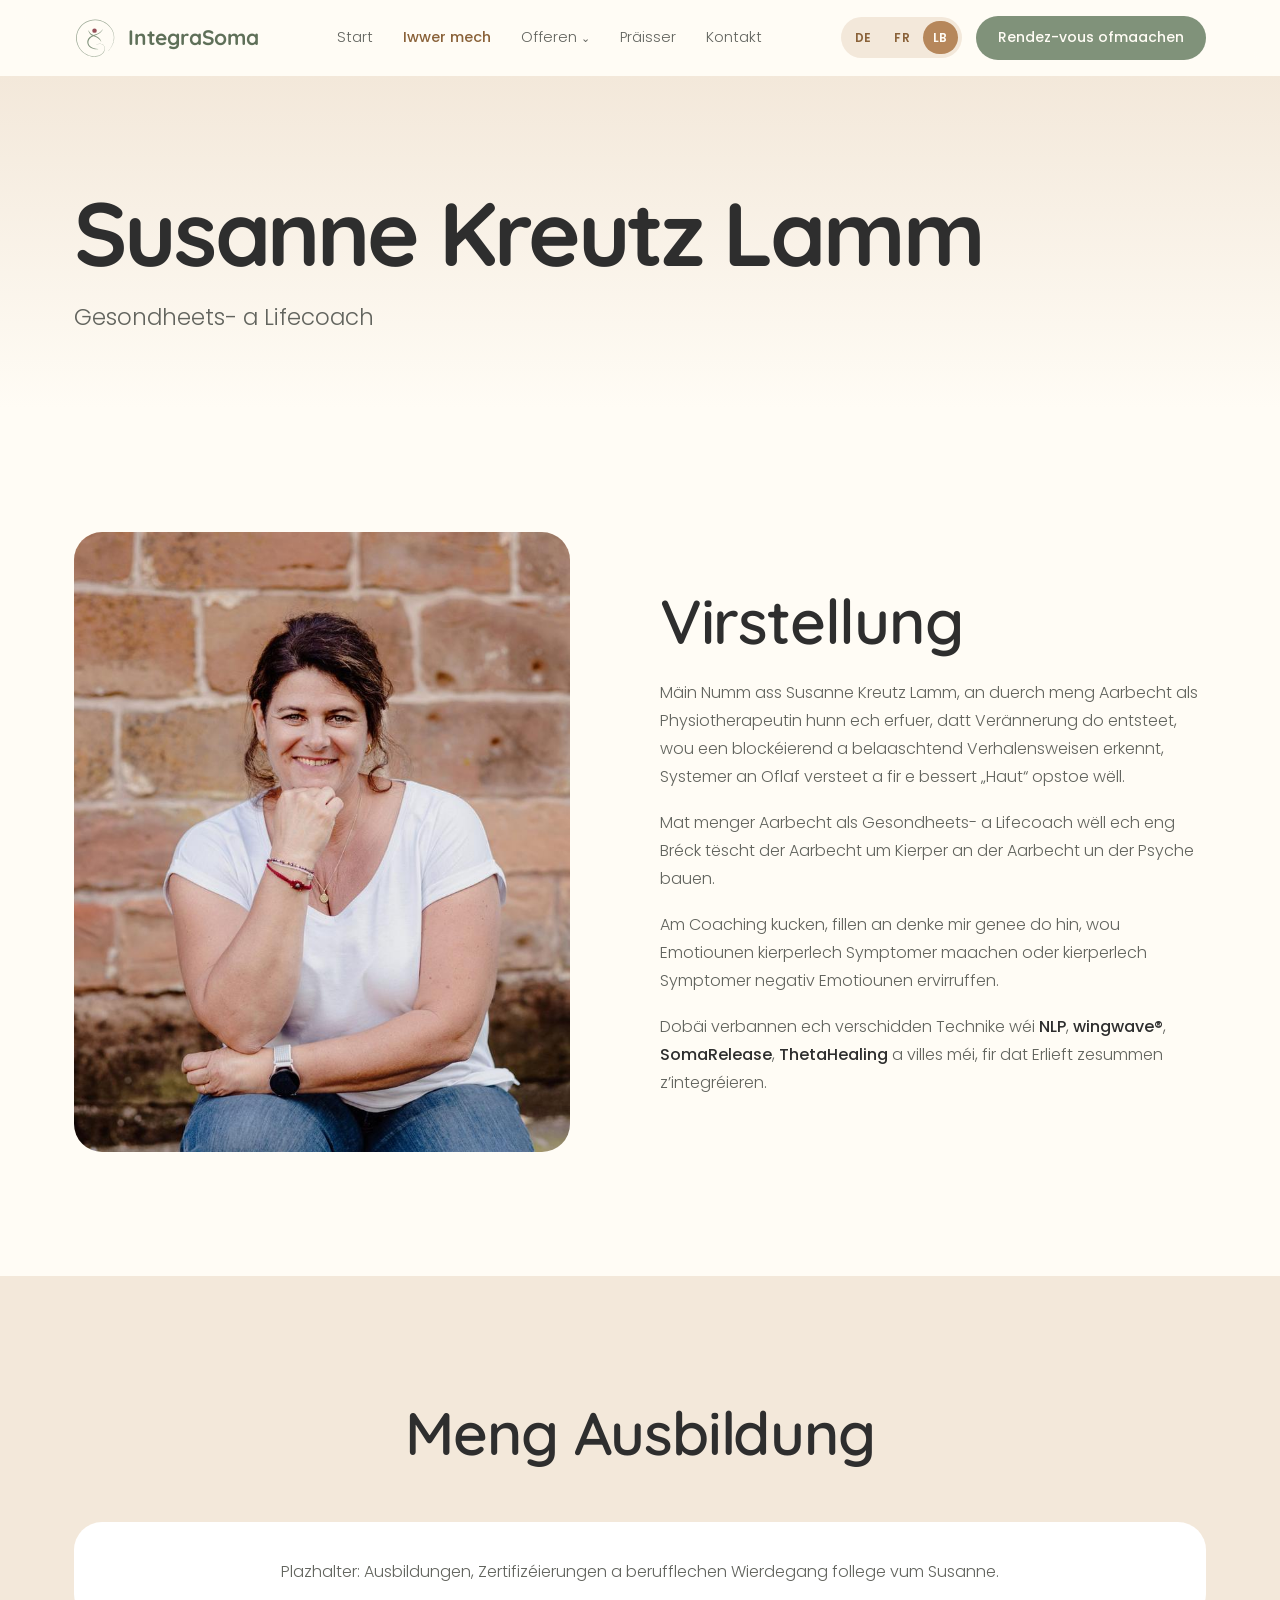
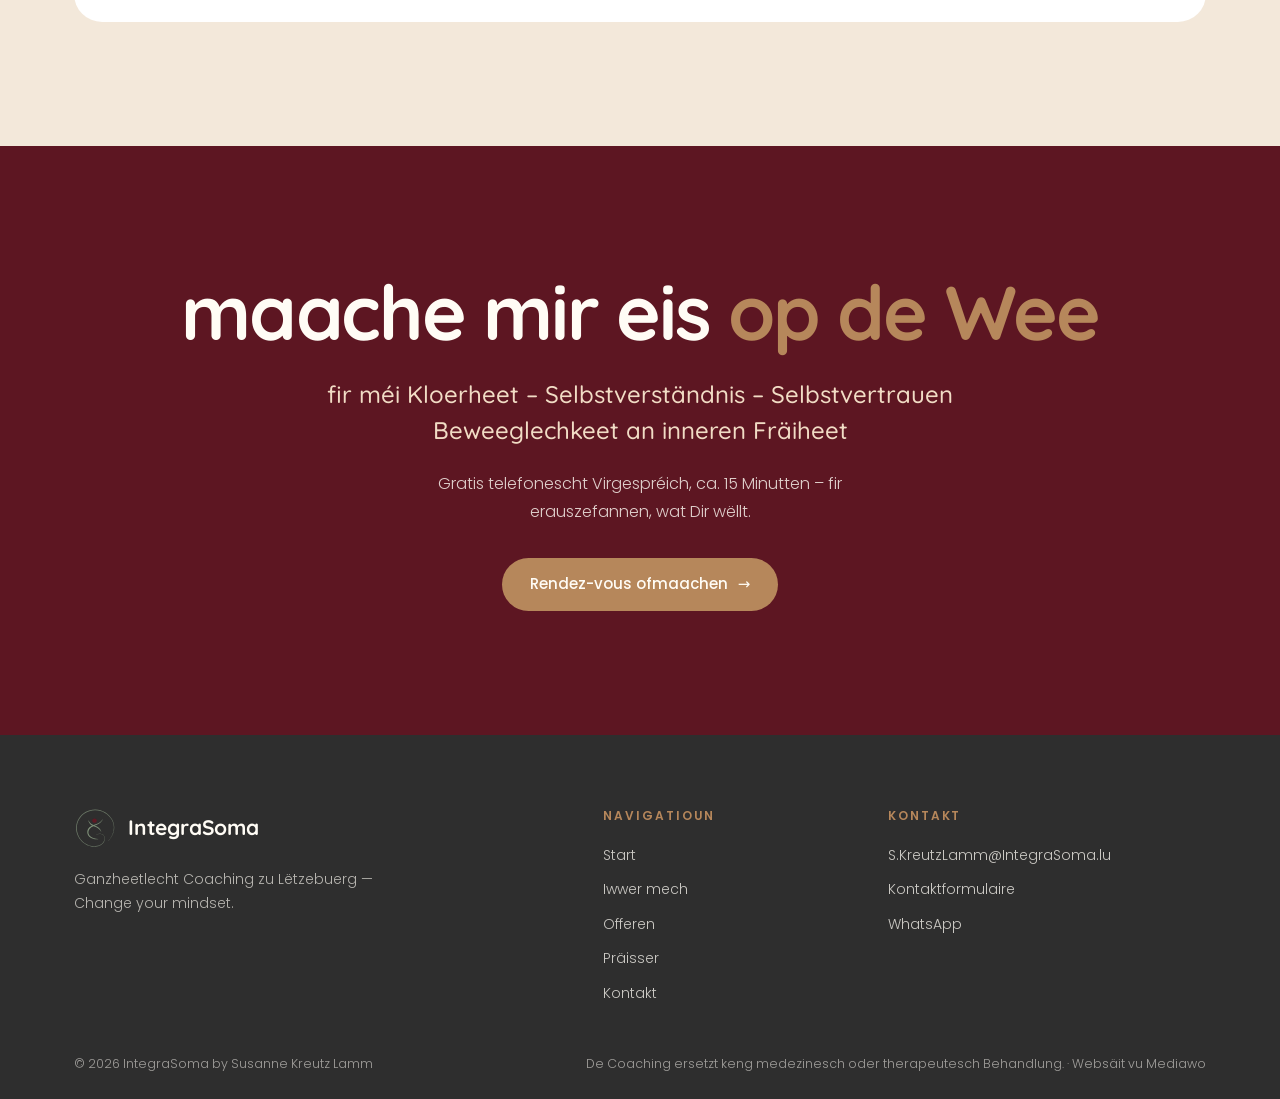
<file: lb/ueber-mich.html>
<!doctype html>
<html lang="lb">
<head>
<meta charset="utf-8">
<meta name="viewport" content="width=device-width, initial-scale=1, viewport-fit=cover">
<meta name="claude:viewport-fit-sides" content="cover">
<title>Iwwer mech – IntegraSoma</title>
<link rel="preconnect" href="https://fonts.googleapis.com">
<link rel="preconnect" href="https://fonts.gstatic.com" crossorigin>
<link rel="stylesheet" href="https://fonts.googleapis.com/css2?family=Quicksand:wght@500;600;700&family=Poppins:wght@300;400;500;600&display=swap">
<link rel="stylesheet" href="../style.css">
</head>
<body>
<header class="site-header">
  <div class="wrap">
    <a href="index.html" class="brand"><img src="../img/icon.svg" alt=""><b>IntegraSoma</b></a>
    <nav class="nav" aria-label="Haaptnavigatioun">
      <a href="index.html">Start</a>
      <a href="ueber-mich.html" class="is-active">Iwwer mech</a>
      <div class="nav-item">
        <a href="angebote.html">Offeren<span class="caret">⌄</span></a>
        <ul class="dropdown">
          <li><a href="angebote.html#wingwave">wingwave®</a></li>
          <li><a href="angebote.html#somarelease">SomaRelease</a></li>
          <li><a href="angebote.html#thetahealing">ThetaHealing</a></li>
        </ul>
      </div>
      <a href="preisgestaltung.html">Präisser</a>
      <a href="kontakt.html">Kontakt</a>
    </nav>
    <div class="head-actions">
      <nav class="lang" aria-label="Sprooch wielen"><a href="../ueber-mich.html" hreflang="de" lang="de">DE</a><a href="../fr/ueber-mich.html" hreflang="fr" lang="fr">FR</a><a href="ueber-mich.html" hreflang="lb" lang="lb" class="is-active" aria-current="true">LB</a></nav>
      <a href="kontakt.html" class="btn header-cta">Rendez-vous ofmaachen</a>
      <button class="menu-btn" type="button" aria-label="Menü opmaachen" aria-expanded="false" aria-controls="mobile-nav"><span></span><span></span><span></span></button>
    </div>
  </div>
  <div class="mobile-nav" id="mobile-nav" hidden>
    <div class="wrap">
      <a href="index.html">Start</a>
      <a href="ueber-mich.html">Iwwer mech</a>
      <a href="angebote.html">Offeren</a>
      <div class="sub">
        <a href="angebote.html#wingwave">wingwave®</a>
        <a href="angebote.html#somarelease">SomaRelease</a>
        <a href="angebote.html#thetahealing">ThetaHealing</a>
      </div>
      <a href="preisgestaltung.html">Präisser</a>
      <a href="kontakt.html">Kontakt</a>
      <a href="kontakt.html" class="btn">Rendez-vous ofmaachen</a>
    </div>
  </div>
</header>
<main>
<section class="page-hero">
  <div class="wrap">
    <h1>Susanne Kreutz Lamm</h1>
    <p>Gesondheets- a Lifecoach</p>
  </div>
</section>

<section class="split">
  <div class="wrap">
    <div class="media"><img src="../img/susanne-portrait.jpg" alt="Susanne Kreutz Lamm" style="object-position:50% 30%"></div>
    <div class="body">
      <h2>Virstellung</h2>
      <p>Mäin Numm ass Susanne Kreutz Lamm, an duerch meng Aarbecht als Physiotherapeutin hunn ech erfuer, datt Verännerung do entsteet, wou een blockéierend a belaaschtend Verhalensweisen erkennt, Systemer an Oflaf versteet a fir e bessert „Haut“ opstoe wëll.</p>
      <p>Mat menger Aarbecht als Gesondheets- a Lifecoach wëll ech eng Bréck tëscht der Aarbecht um Kierper an der Aarbecht un der Psyche bauen.</p>
      <p>Am Coaching kucken, fillen an denke mir genee do hin, wou Emotiounen kierperlech Symptomer maachen oder kierperlech Symptomer negativ Emotiounen ervirruffen.</p>
      <p>Dobäi verbannen ech verschidden Technike wéi <strong>NLP</strong>, <strong>wingwave®</strong>, <strong>SomaRelease</strong>, <strong>ThetaHealing</strong> a villes méi, fir dat Erlieft zesummen z’integréieren.</p>
    </div>
  </div>
</section>

<section class="goldsoft">
  <div class="wrap">
    <div class="sec-head center">
      <h2>Meng Ausbildung</h2>
    </div>
    <div class="placeholder">Plazhalter: Ausbildungen, Zertifizéierungen a berufflechen Wierdegang follege vum Susanne.</div>
  </div>
</section>
<section class="cta">
  <div class="wrap">
    <h2>maache mir eis <em>op de Wee</em></h2>
    <p class="big">fir méi Kloerheet – Selbstverständnis – Selbstvertrauen<br>Beweeglechkeet an inneren Fräiheet</p>
    <p class="small">Gratis telefonescht Virgespréich, ca. 15 Minutten – fir erauszefannen, wat Dir wëllt.</p>
    <a href="kontakt.html" class="btn">Rendez-vous ofmaachen <span class="arr" aria-hidden="true">→</span></a>
  </div>
</section>
</main>
<footer class="site-footer">
  <div class="wrap">
    <div class="top">
      <div>
        <a href="index.html" class="brand"><img src="../img/icon.svg" alt=""><b>IntegraSoma</b></a>
        <p>Ganzheetlecht Coaching zu Lëtzebuerg — Change your mindset.</p>
      </div>
      <div>
        <h4>Navigatioun</h4>
        <ul>
          <li><a href="index.html">Start</a></li>
          <li><a href="ueber-mich.html">Iwwer mech</a></li>
          <li><a href="angebote.html">Offeren</a></li>
          <li><a href="preisgestaltung.html">Präisser</a></li>
          <li><a href="kontakt.html">Kontakt</a></li>
        </ul>
      </div>
      <div>
        <h4>Kontakt</h4>
        <ul>
          <li><a href="mailto:S.KreutzLamm@IntegraSoma.lu">S.KreutzLamm@IntegraSoma.lu</a></li>
          <li><a href="kontakt.html">Kontaktformulaire</a></li>
          <li><a href="https://wa.me/352621642123" target="_blank" rel="noopener">WhatsApp</a></li>
        </ul>
      </div>
    </div>
    <div class="bottom">
      <span>© 2026 IntegraSoma by Susanne Kreutz Lamm</span>
      <span>De Coaching ersetzt keng medezinesch oder therapeutesch Behandlung. · Websäit vu Mediawo</span>
    </div>
  </div>
</footer>
<script src="../main.js"></script>
</body>
</html>
</file>
<file: style.css>
/* IntegraSoma – helles, ruhiges Design: Creme-Grund, Salbeigrün, Goldbraun als warmer Akzent, Weinrot sparsam */
:root {
  --sage: #80927A;
  --sage-deep: #5F7059;
  --sage-soft: #E3E8DE;
  --gold: #B6875B;
  --gold-deep: #8A6239;
  --gold-soft: #F3E8DA;
  --wine: #5D1622;
  --cream: #FFFCF5;
  --charcoal: #2E2E2E;

  --bg: var(--cream);
  --bg-soft: #F7F1E6;
  --card: #FFFFFF;
  --fg: var(--charcoal);
  --muted: #62645E;
  --line: #E8E0D2;

  --f-display: "Quicksand", "Nunito", system-ui, sans-serif;
  --f-body: "Poppins", system-ui, -apple-system, "Segoe UI", sans-serif;

  --maxw: 1180px;
  --r-lg: 28px;
  --r-md: 18px;
  --shadow: 0 24px 50px -32px rgba(138, 98, 57, .45);
  color-scheme: light;
}

* { box-sizing: border-box; }
html { scroll-behavior: smooth; }
@media (prefers-reduced-motion: reduce) { html { scroll-behavior: auto; } *, *::before { animation: none !important; transition: none !important; } }
body {
  margin: 0; background: var(--bg); color: var(--fg);
  font-family: var(--f-body); font-size: 16px; font-weight: 300; line-height: 1.75;
  -webkit-font-smoothing: antialiased;
}
img { max-width: 100%; display: block; }
.wrap {
  max-width: var(--maxw); margin: 0 auto;
  padding-left: max(24px, env(safe-area-inset-left, 0px));
  padding-right: max(24px, env(safe-area-inset-right, 0px));
}
h1, h2, h3, h4 { font-family: var(--f-display); font-weight: 600; line-height: 1.1; margin: 0; text-wrap: balance; letter-spacing: -0.02em; }
h1 em, h2 em { font-style: normal; color: var(--gold); }
p { margin: 0; }
strong { font-weight: 500; }
a { color: inherit; }
.eyebrow { display: inline-flex; align-items: center; gap: 12px; font-size: 12.5px; letter-spacing: .16em; text-transform: uppercase; color: var(--gold-deep); font-weight: 600; }
.eyebrow::before { content: ""; width: 28px; height: 1px; background: var(--gold); }

.btn {
  display: inline-flex; align-items: center; gap: 10px;
  background: var(--sage); color: var(--cream);
  font: 500 15px/1 var(--f-body); text-decoration: none;
  padding: 17px 28px; border-radius: 999px; border: 0; cursor: pointer;
  transition: transform .25s ease, background .25s ease, color .25s ease;
}
.btn:hover { transform: translateY(-2px); background: var(--sage-deep); }
.btn .arr { transition: transform .25s ease; }
.btn:hover .arr { transform: translateX(4px); }
.btn-gold { background: var(--gold); }
.btn-gold:hover { background: var(--gold-deep); }
.btn-ghost { background: transparent; color: var(--fg); border: 1px solid var(--gold); }
.btn-ghost:hover { background: var(--gold-soft); }
:focus-visible { outline: 2px solid var(--gold); outline-offset: 3px; }

/* ---------- Header ---------- */
body::before { content: ""; position: fixed; inset: 0 0 auto; height: env(safe-area-inset-top, 0px); z-index: 30; background: var(--bg); }
.site-header { position: sticky; top: env(safe-area-inset-top, 0px); z-index: 20; background: color-mix(in srgb, var(--bg) 90%, transparent); backdrop-filter: blur(12px); border-bottom: 1px solid var(--line); }
.site-header .wrap { display: flex; align-items: center; justify-content: space-between; gap: 24px; padding-block: 16px; }
.brand { display: flex; align-items: center; gap: 12px; text-decoration: none; }
.brand img { width: 42px; height: 42px; }
.brand b { font-family: var(--f-display); font-weight: 700; font-size: 21px; color: var(--sage-deep); letter-spacing: -0.01em; }
.nav { display: flex; align-items: center; gap: 30px; font-size: 14.5px; }
.nav > a, .nav-item > a { text-decoration: none; color: var(--muted); padding-block: 8px; border-bottom: 1px solid transparent; transition: color .2s, border-color .2s; }
.nav > a:hover, .nav-item > a:hover { color: var(--fg); }
.nav a.is-active { color: var(--gold-deep); border-bottom-color: var(--gold); }
.nav-item { position: relative; }
.caret { font-size: 11px; margin-left: 4px; }
.dropdown { position: absolute; top: 100%; left: -18px; min-width: 210px; list-style: none; margin: 0; padding: 10px; background: var(--card); border: 1px solid var(--line); border-radius: var(--r-md); box-shadow: var(--shadow); opacity: 0; visibility: hidden; transform: translateY(6px); transition: .2s ease; }
.nav-item:hover .dropdown, .nav-item:focus-within .dropdown { opacity: 1; visibility: visible; transform: none; }
.dropdown a { display: block; padding: 9px 14px; border-radius: 10px; text-decoration: none; color: var(--fg); }
.dropdown a:hover { background: var(--gold-soft); }
.header-cta { padding: 13px 22px; font-size: 14px; }
.menu-btn { display: none; width: 44px; height: 44px; border-radius: 50%; border: 1px solid var(--line); background: var(--card); cursor: pointer; align-items: center; justify-content: center; flex-direction: column; gap: 4px; }
.menu-btn span { width: 18px; height: 1.5px; background: var(--fg); transition: .25s; }
.menu-btn[aria-expanded="true"] span:nth-child(1) { transform: translateY(5.5px) rotate(45deg); }
.menu-btn[aria-expanded="true"] span:nth-child(2) { opacity: 0; }
.menu-btn[aria-expanded="true"] span:nth-child(3) { transform: translateY(-5.5px) rotate(-45deg); }
.mobile-nav { border-top: 1px solid var(--line); }
.mobile-nav .wrap { display: grid; gap: 4px; padding-block: 16px 24px; }
.mobile-nav a { text-decoration: none; padding: 10px 0; font-size: 17px; }
.mobile-nav .sub { display: grid; padding-left: 16px; border-left: 1px solid var(--gold); margin-left: 2px; }
.mobile-nav .sub a { font-size: 15px; color: var(--muted); padding: 6px 0; }
.mobile-nav .btn { justify-self: start; margin-top: 12px; }
@media (max-width: 960px) {
  .nav, .header-cta { display: none; }
  .menu-btn { display: inline-flex; }
}

/* ---------- Sections ---------- */
section { padding-block: clamp(72px, 10vw, 124px); }
.sec-head { display: grid; gap: 18px; margin-bottom: 56px; max-width: 760px; }
.sec-head.center { margin-inline: auto; text-align: center; justify-items: center; }
.sec-head h2 { font-size: clamp(36px, 5vw, 60px); }
.sec-head p { color: var(--muted); max-width: 60ch; }
.soft { background: var(--bg-soft); }
.goldsoft { background: var(--gold-soft); }

/* ---------- Hero (Start) ---------- */
.hero { padding-block: clamp(56px, 8vw, 104px); overflow: hidden; }
.hero .wrap { display: grid; grid-template-columns: 1.15fr 1fr; gap: clamp(40px, 6vw, 80px); align-items: center; }
.kicker { display: block; font-family: var(--f-display); font-weight: 700; font-size: clamp(20px, 2vw, 26px); letter-spacing: -0.01em; color: var(--gold-deep); }
.hero h1 { font-size: clamp(54px, 8.4vw, 118px); line-height: .96; font-weight: 700; letter-spacing: -0.04em; margin-top: 14px; margin-left: -0.04em; }
.hero .lines { margin-top: 30px; display: grid; gap: 10px; list-style: none; padding: 0; }
.hero .lines li { display: grid; grid-template-columns: 10px 1fr; gap: 16px; align-items: baseline; font-size: 17.5px; color: var(--muted); }
.hero .lines li::before { content: ""; width: 8px; height: 8px; border-radius: 50%; background: var(--gold); transform: translateY(-2px); }
.hero .actions { margin-top: 40px; display: flex; flex-wrap: wrap; gap: 16px; }
.hero-art { position: relative; aspect-ratio: 4 / 5; max-width: 100%; }
.hero-art .photo { position: absolute; inset: 0; border-radius: 999px 999px var(--r-lg) var(--r-lg); overflow: hidden; background: var(--sage-soft); }
.hero-art .photo img { width: 100%; height: 100%; object-fit: cover; object-position: 47% 35%; }
@media (max-width: 860px) {
  .hero .wrap { grid-template-columns: 1fr; }
  .hero-art { max-width: 400px; width: 100%; justify-self: center; }
}

/* ---------- Page hero (Unterseiten) ---------- */
.page-hero { padding-block: clamp(64px, 9vw, 112px) clamp(48px, 6vw, 72px); background: linear-gradient(180deg, var(--gold-soft), var(--bg)); }
.page-hero .wrap { display: grid; gap: 22px; }
.page-hero h1 { font-size: clamp(46px, 7vw, 92px); font-weight: 700; letter-spacing: -0.035em; line-height: 1; }
.page-hero p { font-size: 18px; color: var(--muted); max-width: 62ch; }
.page-hero p strong { color: var(--fg); }

/* ---------- Einflussfaktoren ---------- */
.factors .wrap { display: grid; grid-template-columns: 1.1fr 1fr; gap: clamp(40px, 6vw, 88px); align-items: center; }
.constellation { position: relative; aspect-ratio: 1 / .92; max-width: 100%; }
.constellation svg { position: absolute; inset: 0; width: 100%; height: 100%; }
.constellation line { stroke: var(--gold); stroke-width: .25; opacity: .55; }
.constellation .core { position: absolute; left: 48.5%; top: 50%; width: 18px; height: 18px; border-radius: 50%; background: var(--wine); transform: translate(-50%, -50%); box-shadow: 0 0 0 10px rgba(182,135,91,.18), 0 0 0 22px rgba(182,135,91,.08); }
.chip { display: inline-block; padding: 8px 16px; border-radius: 999px; background: var(--card); border: 1px solid var(--line); font-size: 13.5px; font-weight: 400; color: var(--fg); white-space: nowrap; box-shadow: 0 10px 24px -18px rgba(138,98,57,.6); }
.constellation .chip { position: absolute; left: var(--x); top: var(--y); transform: translate(-50%, -50%); animation: float var(--t) ease-in-out var(--d) infinite alternate; }
.constellation .chip:nth-child(odd) { background: var(--gold-soft); border-color: transparent; }
@keyframes float { from { translate: 0 -4px; } to { translate: 0 5px; } }
.factors .lead { font-family: var(--f-display); font-weight: 500; font-size: clamp(21px, 2.2vw, 27px); line-height: 1.5; color: var(--fg); }
@media (max-width: 900px) {
  .factors .wrap { grid-template-columns: 1fr; }
  .constellation { aspect-ratio: auto; display: flex; flex-wrap: wrap; gap: 10px; justify-content: center; }
  .constellation svg, .constellation .core { display: none; }
  .constellation .chip { position: static; transform: none; animation: none; }
}

/* ---------- Split (Bild + Text) ---------- */
.split .wrap { display: grid; grid-template-columns: 1fr 1.1fr; gap: clamp(40px, 7vw, 96px); align-items: center; }
.split.reverse .wrap { grid-template-columns: 1.1fr 1fr; }
.split.reverse .media { order: 2; }
.media { position: relative; max-width: 100%; isolation: isolate; }
.media img, .media .ph { width: 100%; aspect-ratio: 4 / 5; object-fit: cover; border-radius: var(--r-lg); }
.split .body { display: grid; gap: 18px; min-width: 0; }
.split h2 { font-size: clamp(38px, 5vw, 62px); margin-bottom: 6px; }
.split .body > p { color: var(--muted); max-width: 58ch; }
.split .body > p strong { color: var(--fg); }
.split .body .btn { justify-self: start; margin-top: 14px; }
.ph { display: grid; place-items: center; background: linear-gradient(150deg, var(--sage-soft), var(--gold-soft) 60%, #E9D3BC); color: var(--gold-deep); font-size: 13px; letter-spacing: .12em; text-transform: uppercase; font-weight: 500; text-align: center; padding: 24px; }
@media (max-width: 860px) {
  .split .wrap, .split.reverse .wrap { grid-template-columns: 1fr; }
  .split.reverse .media { order: 0; }
  .media { max-width: 440px; }
}

/* ---------- Angebots-Widgets ---------- */
.offers-intro { display: grid; grid-template-columns: 1fr 1fr; gap: 40px; align-items: end; margin-bottom: 56px; }
.offers-intro h2 { font-size: clamp(40px, 5.5vw, 68px); margin-top: 16px; }
.offers-intro p { color: var(--muted); }
.offers-intro p strong { color: var(--fg); }
@media (max-width: 760px) { .offers-intro { grid-template-columns: 1fr; gap: 20px; } }
.cards { display: grid; grid-template-columns: repeat(3, 1fr); gap: 28px; }
.card { display: flex; flex-direction: column; background: var(--card); border-radius: var(--r-lg); overflow: hidden; text-decoration: none; border: 1px solid var(--line); transition: transform .35s ease, box-shadow .35s ease; min-width: 0; }
.card:hover { transform: translateY(-6px); box-shadow: var(--shadow); }
.card .img { aspect-ratio: 4 / 3.4; overflow: hidden; position: relative; }
.card .img img, .card .img .ph { width: 100%; height: 100%; object-fit: cover; transition: transform .6s ease; }
.card:hover .img img { transform: scale(1.04); }
.card .num { position: absolute; top: 16px; left: 16px; background: var(--cream); color: var(--gold-deep); font: 600 12px var(--f-body); letter-spacing: .1em; padding: 6px 12px; border-radius: 999px; }
.card .content { padding: 26px 26px 28px; display: flex; flex-direction: column; gap: 10px; flex: 1; }
.card h3 { font-size: 27px; }
.card .tag { color: var(--muted); }
.card .meta { display: flex; flex-wrap: wrap; gap: 8px; margin-top: 8px; }
.pill { display: inline-flex; align-items: center; gap: 6px; padding: 6px 12px; border-radius: 999px; background: var(--gold-soft); color: var(--gold-deep); font-size: 13px; font-weight: 500; font-variant-numeric: tabular-nums; }
.pill.sage { background: var(--sage-soft); color: var(--sage-deep); }
.card .more { margin-top: auto; padding-top: 18px; border-top: 1px solid var(--line); font-size: 14px; font-weight: 500; color: var(--sage-deep); display: flex; justify-content: space-between; }
.card .more span { transition: transform .25s; }
.card:hover .more span { transform: translateX(4px); }
@media (max-width: 960px) { .cards { grid-template-columns: 1fr 1fr; } }
@media (max-width: 620px) { .cards { grid-template-columns: 1fr; } }

/* ---------- Angebot-Detail ---------- */
.detail .wrap { display: grid; grid-template-columns: 1fr 1.15fr; gap: clamp(40px, 6vw, 88px); align-items: start; }
.detail.flip .wrap { grid-template-columns: 1.15fr 1fr; }
.detail.flip .media { order: 2; }
.detail .media { position: sticky; top: 110px; }
.detail .body { display: grid; gap: 18px; min-width: 0; }
.detail h2 { font-size: clamp(42px, 5.5vw, 70px); font-weight: 700; letter-spacing: -0.03em; }
.detail .tagline { font-family: var(--f-display); font-weight: 600; font-size: 21px; line-height: 1.45; color: var(--gold-deep); }
.detail .body > p { color: var(--muted); max-width: 60ch; }
.detail .body > p.quote { font-family: var(--f-display); font-weight: 600; font-size: 20px; color: var(--fg); padding-left: 20px; border-left: 2px solid var(--gold); }
.symptoms { display: flex; flex-wrap: wrap; gap: 8px; padding: 0; margin: 4px 0; list-style: none; }
.symptoms li { padding: 8px 16px; border-radius: 999px; border: 1px solid var(--gold); color: var(--fg); font-size: 14px; }
.facts { display: grid; grid-template-columns: repeat(3, 1fr); gap: 12px; margin: 10px 0 0; }
.facts div { background: var(--card); border: 1px solid var(--line); border-radius: var(--r-md); padding: 16px 18px; }
.facts dt { font-size: 12px; letter-spacing: .12em; text-transform: uppercase; color: var(--gold-deep); font-weight: 600; }
.facts dd { margin: 4px 0 0; font-family: var(--f-display); font-weight: 700; font-size: 22px; font-variant-numeric: tabular-nums; }
.note { font-size: 14px; color: var(--muted); background: var(--sage-soft); border-radius: var(--r-md); padding: 14px 18px; }
.note a { color: var(--sage-deep); font-weight: 500; }
@media (max-width: 860px) {
  .detail .wrap, .detail.flip .wrap { grid-template-columns: 1fr; }
  .detail.flip .media { order: 0; }
  .detail .media { position: static; max-width: 440px; }
}
@media (max-width: 460px) { .facts { grid-template-columns: 1fr 1fr; } }

/* ---------- Preise ---------- */
.prices { display: grid; grid-template-columns: repeat(4, 1fr); gap: 20px; }
.price { background: var(--card); border: 1px solid var(--line); border-radius: var(--r-lg); padding: 30px 26px; display: flex; flex-direction: column; gap: 14px; min-width: 0; transition: transform .3s, box-shadow .3s; }
.price:hover { transform: translateY(-4px); box-shadow: var(--shadow); }
.price.feat { background: var(--gold); border-color: var(--gold); color: var(--cream); }
.price h3 { font-size: 24px; }
.price h3 a { text-decoration: none; }
.price h3 a:hover { color: var(--gold-deep); }
.price .amount { font-family: var(--f-display); font-weight: 700; font-size: 46px; line-height: 1; letter-spacing: -0.03em; font-variant-numeric: tabular-nums; }
.price .amount small { font-size: 16px; font-weight: 600; letter-spacing: 0; opacity: .7; margin-left: 4px; }
.price p { font-size: 14.5px; color: var(--muted); }
.price.feat p { color: rgba(255,252,245,.88); }
.price .langs { margin-top: auto; padding-top: 14px; border-top: 1px solid var(--line); font-size: 13px; color: var(--muted); }
.price.feat .langs { border-color: rgba(255,252,245,.3); color: rgba(255,252,245,.88); }
.price-note { margin-top: 28px; font-size: 14px; color: var(--muted); text-align: center; }
@media (max-width: 1000px) { .prices { grid-template-columns: 1fr 1fr; } }
@media (max-width: 560px) { .prices { grid-template-columns: 1fr; } }

/* ---------- Kontakt ---------- */
.contact .wrap { display: grid; grid-template-columns: 1fr 1.15fr; gap: clamp(40px, 6vw, 80px); align-items: start; }
.contact h2 { font-size: clamp(34px, 4vw, 48px); margin-bottom: 24px; }
.ways { display: grid; gap: 14px; }
.way { display: grid; grid-template-columns: 52px 1fr; gap: 18px; align-items: center; padding: 18px 20px; background: var(--card); border: 1px solid var(--line); border-radius: var(--r-md); text-decoration: none; transition: border-color .25s, transform .25s; min-width: 0; }
.way:hover { border-color: var(--gold); transform: translateX(4px); }
.way .ico { width: 52px; height: 52px; border-radius: 50%; background: var(--gold-soft); color: var(--gold-deep); display: grid; place-items: center; }
.way strong { display: block; font-size: 12px; letter-spacing: .12em; text-transform: uppercase; color: var(--gold-deep); font-weight: 600; }
.way span { overflow-wrap: anywhere; user-select: text; }
.form { background: var(--card); border: 1px solid var(--line); border-radius: var(--r-lg); padding: clamp(24px, 4vw, 40px); display: grid; gap: 20px; }
.form label { display: grid; gap: 8px; font-size: 13.5px; color: var(--muted); }
.form input, .form textarea { font: inherit; font-weight: 400; color: var(--fg); background: var(--bg); border: 1px solid var(--line); border-radius: 12px; padding: 13px 16px; width: 100%; transition: border-color .2s; }
.form input:focus, .form textarea:focus { border-color: var(--gold); outline: none; }
.form textarea { resize: vertical; min-height: 140px; }
.form .btn { justify-self: start; }
.form .status { font-size: 14px; color: var(--sage-deep); }
@media (max-width: 860px) { .contact .wrap { grid-template-columns: 1fr; } }

.location .wrap { display: grid; grid-template-columns: 1fr 1fr; gap: clamp(40px, 6vw, 80px); align-items: center; }
.map { position: relative; background: var(--card); border: 1px solid var(--line); border-radius: var(--r-lg); padding: 28px; }
.map svg { width: 100%; height: auto; max-height: 460px; display: block; margin: 0 auto; }
.map .country { fill: var(--sage-soft); stroke: var(--sage); stroke-width: 1.5; }
.map .glow { fill: var(--gold); opacity: .18; animation: pulse 3s ease-in-out infinite; transform-box: fill-box; transform-origin: center; }
.map .ring { fill: none; stroke: var(--gold); stroke-width: 2; }
.map .dot { fill: var(--wine); }
.map .lbl-line { stroke: var(--gold); stroke-width: 1.5; }
.map .lbl { font: 600 15px var(--f-body); letter-spacing: .14em; fill: var(--charcoal); }
@keyframes pulse { 50% { transform: scale(1.25); opacity: .08; } }
.map-meta { display: flex; justify-content: space-between; flex-wrap: wrap; gap: 8px; margin-top: 14px; font-size: 12.5px; color: var(--muted); font-variant-numeric: tabular-nums; }
.location .info { display: grid; gap: 18px; }
.location h2 { font-size: clamp(38px, 5vw, 60px); }
.location address { font-style: normal; font-size: 18px; line-height: 1.7; }
.location .credit { font-size: 12.5px; color: var(--muted); }
@media (max-width: 860px) { .location .wrap { grid-template-columns: 1fr; } }

/* ---------- Platzhalter-Box ---------- */
.placeholder { border: 1px dashed var(--gold); border-radius: var(--r-lg); padding: 36px; color: var(--muted); background: var(--card); text-align: center; }

/* ---------- CTA ---------- */
.cta { background: var(--wine); color: var(--cream); text-align: center; position: relative; overflow: hidden; }
.cta .wrap { display: grid; justify-items: center; gap: 22px; position: relative; }
.cta h2 { font-size: clamp(40px, 6vw, 76px); font-weight: 700; letter-spacing: -0.03em; }
.cta h2 em { color: var(--gold); }
.cta .big { font-family: var(--f-display); font-weight: 500; font-size: clamp(19px, 2vw, 24px); line-height: 1.5; color: #F1DCC5; }
.cta .small { opacity: .8; max-width: 52ch; }
.cta .btn { background: var(--gold); color: var(--cream); margin-top: 10px; }
.cta .btn:hover { background: var(--cream); color: var(--wine); }

/* ---------- Footer ---------- */
.site-footer { background: var(--charcoal); color: var(--cream); }
.site-footer .top { display: grid; grid-template-columns: 2fr 1fr 1.3fr; gap: 40px; padding-block: 72px 56px; }
.site-footer .brand b { color: var(--cream); }
.site-footer p { color: rgba(255,252,245,.65); font-size: 14px; margin-top: 18px; max-width: 34ch; }
.site-footer h4 { margin: 0 0 18px; font: 600 12px var(--f-body); letter-spacing: .16em; text-transform: uppercase; color: var(--gold); }
.site-footer ul { list-style: none; margin: 0; padding: 0; display: grid; gap: 10px; font-size: 14px; }
.site-footer a { color: rgba(255,252,245,.75); text-decoration: none; overflow-wrap: anywhere; }
.site-footer a:hover { color: var(--gold); }
.site-footer .bottom { display: flex; flex-wrap: wrap; justify-content: space-between; gap: 12px; padding-block: 24px; border-top: 1px solid rgba(255,252,245,.12); font-size: 12.5px; color: rgba(255,252,245,.55); }
@media (max-width: 760px) { .site-footer .top { grid-template-columns: 1fr 1fr; } .site-footer .top > :first-child { grid-column: 1 / -1; } }
@media (max-width: 420px) { .site-footer .top { grid-template-columns: 1fr; } }

/* ---------- Keine Outlines: Flächen statt Konturen ---------- */
.site-header { border-bottom: 0; }
.nav > a, .nav-item > a { border-bottom: 0; }
.nav a.is-active { color: var(--gold-deep); font-weight: 500; }
.dropdown { border: 0; }
.menu-btn { border: 0; background: var(--gold-soft); }
.mobile-nav { border-top: 0; }
.mobile-nav .sub { border-left: 0; padding-left: 14px; }
.btn-ghost { border: 0; background: var(--gold-soft); }
.chip { border: 0; }
.card { border: 0; }
.card .more { border-top: 0; padding-top: 8px; }
.symptoms li { border: 0; background: var(--gold-soft); color: var(--gold-deep); }
.facts div { border: 0; background: var(--gold-soft); }
.detail.flip .facts div { background: var(--card); }
.detail .body > p.quote { border-left: 0; padding-left: 0; color: var(--gold-deep); }
.price { border: 0; }
.price .langs { border-top: 0; padding-top: 4px; }
.way { border: 0; }
.way:hover { background: var(--gold-soft); }
.form { border: 0; }
.form input, .form textarea { border: 0; background: var(--bg-soft); }
.form input:focus, .form textarea:focus { background: var(--gold-soft); }
.map { border: 0; }
.map .country { stroke: none; }
.map .ring { stroke: none; fill: var(--gold); opacity: .35; }
.placeholder { border: 0; background: var(--card); }
.site-footer .bottom { border-top: 0; padding-top: 8px; }
.site-footer .top { padding-bottom: 40px; }
.chip, .constellation .chip:nth-child(odd) { background: #EFE1CE; color: var(--fg); box-shadow: none; }
.hero-art .photo.gradient { background: linear-gradient(160deg, #C9D2C3 0%, var(--sage) 55%, #9C7650 100%); }

/* ---------- Text- und Button-Größen ---------- */
.btn { text-align: center; line-height: 1.25; max-width: 100%; }
.mobile-nav a.btn { padding: 15px 26px; font-size: 15px; color: var(--cream); }
.price .amount { font-size: clamp(32px, 3vw, 40px); overflow-wrap: anywhere; }
.price.feat .amount { font-size: clamp(28px, 2.6vw, 34px); }
.price h3 { font-size: 22px; overflow-wrap: anywhere; }
@media (max-width: 560px) {
  .btn { padding: 15px 22px; font-size: 14.5px; }
  .hero h1 { font-size: clamp(46px, 14vw, 64px); }
  .page-hero h1 { font-size: clamp(38px, 11vw, 56px); }
  .detail h2, .split h2, .sec-head h2, .offers-intro h2, .location h2 { font-size: clamp(32px, 9.5vw, 44px); }
  .cta h2 { font-size: clamp(32px, 9vw, 44px); }
  .facts dd { font-size: 18px; }
  .card h3 { font-size: 24px; }
}
.price .pill { align-self: flex-start; }
[id] { scroll-margin-top: 90px; }

/* ---------- Kontakt ohne weiße Boxen ---------- */
.ways { gap: 6px; }
.way { background: transparent; padding: 14px 0; border-radius: 0; }
.way:hover { background: transparent; transform: translateX(6px); }
.way .ico { transition: background .25s, color .25s; }
.way:hover .ico { background: var(--gold); color: var(--cream); }
.way span:last-child { font-size: 17px; font-weight: 400; }
.form { background: var(--gold-soft); }
.form input, .form textarea { background: var(--cream); }
.form input:focus, .form textarea:focus { background: var(--cream); box-shadow: 0 0 0 2px var(--gold) inset; }
.map { background: transparent; padding: 0; border-radius: 0; }
.map .country { fill: var(--sage); opacity: .28; }

/* ---------- Hero: Blattbild leicht über dem Verlauf ---------- */
.hero-art .photo.gradient img { opacity: .5; mix-blend-mode: luminosity; object-position: 40% 50%; }

/* ---------- Buzzwords: Hover ---------- */
.chip { transition: scale .3s ease, background .3s ease, box-shadow .3s ease; cursor: default; }
.chip:hover, .constellation .chip:nth-child(odd):hover { scale: 1.08; background: #F7EEE2; box-shadow: 0 12px 26px -16px rgba(138,98,57,.55); z-index: 2; }

/* ---------- Angebote: Text unter der Headline ---------- */
.offers-intro { grid-template-columns: 1fr; gap: 20px; max-width: 760px; }
.offers-intro h2 { margin-top: 0; }

/* ---------- Subheadlines der Unterseiten größer ---------- */
.page-hero p { font-size: clamp(19px, 1.9vw, 23px); line-height: 1.6; }

/* ---------- Animationen (nur mit JS aktiv, sonst alles sofort sichtbar) ---------- */
.anim [data-r="fx"] {
  transition: opacity .9s ease var(--base, 0s), transform 1s cubic-bezier(.2,.7,.2,1) var(--base, 0s), scale 1s cubic-bezier(.2,.7,.2,1) var(--base, 0s);
  transition-delay: calc(var(--base, 0s) + var(--dl, 0s));
}
.anim [data-r="fx"]:not(.is-in):not(.chip):not(.constellation) { opacity: 0; transform: translateY(28px); }
.anim .chip[data-r]:not(.is-in) { opacity: 0; scale: .6; }
.anim .hero [data-r] { --base: .45s; }

/* Headlines: Wörter steigen aus einer Maske */
.w { display: inline-block; overflow: hidden; vertical-align: top; padding-bottom: .12em; margin-bottom: -.12em; }
.w > span { display: inline-block; transition: transform 1s cubic-bezier(.2,.75,.2,1) calc(var(--wi, 0) * 75ms + var(--base, 0s)); }
.anim [data-r="words"]:not(.is-in) .w > span { transform: translateY(110%); }
.anim .hero h1 { --base: .05s; }


/* Bilder zoomen sanft heraus */
.media img { transition: scale 1.8s cubic-bezier(.2,.7,.2,1) var(--dl, 0s); }
.anim .media[data-r]:not(.is-in) img { scale: 1.1; }
.card .img img { transition: transform .6s ease, scale 1.6s cubic-bezier(.2,.7,.2,1); }
.anim .card[data-r]:not(.is-in) .img img { scale: 1.12; }

/* Linien der Einflussfaktoren zeichnen sich */
.constellation line { stroke-dasharray: 1; stroke-dashoffset: 0; transition: stroke-dashoffset 1.6s cubic-bezier(.65,0,.25,1); }
.anim .constellation[data-r]:not(.is-in) line { stroke-dashoffset: 1; }
.constellation .core { transition: scale .8s cubic-bezier(.3,1.6,.5,1) .3s; }
.anim .constellation[data-r]:not(.is-in) .core { scale: 0; }

/* Wort-Masken: seitlich Luft, damit keine Buchstaben (z. B. das r) abgeschnitten werden */
.w { padding: 0 .12em .14em; margin: 0 -.12em -.14em; }
/* Hero dezenter: Wörter blenden weich ein, ohne Maske */
.hero h1 .w { overflow: visible; }
.hero h1 .w > span { transition: transform 1.1s cubic-bezier(.2,.7,.2,1) calc(var(--wi, 0) * 90ms + var(--base, 0s)), opacity 1.1s ease calc(var(--wi, 0) * 90ms + var(--base, 0s)); }
.anim .hero h1[data-r="words"]:not(.is-in) .w > span { transform: translateY(18px); opacity: 0; }
.anim .hero [data-r="fx"]:not(.is-in) { transform: translateY(12px); }

/* ---------- Sprachumschalter ---------- */
.head-actions { display: flex; align-items: center; gap: 14px; }
.lang { display: flex; gap: 2px; padding: 4px; border-radius: 999px; background: var(--gold-soft); }
.lang a { padding: 6px 10px; border-radius: 999px; font-size: 12px; font-weight: 600; letter-spacing: .06em; text-decoration: none; color: var(--gold-deep); transition: background .2s, color .2s; }
.lang a:hover { background: rgba(182,135,91,.18); }
.lang a.is-active { background: var(--gold); color: var(--cream); }
@media (max-width: 1100px) { .nav { gap: 20px; } }
@media (max-width: 420px) { .lang a { padding: 6px 8px; } .brand b { font-size: 18px; } .brand img { width: 36px; height: 36px; } .head-actions { gap: 8px; } }

/* ---------- Angebots-Karten: Dauer/Preis und „Mehr erfahren“ auf gleicher Höhe ---------- */
.card .content { display: flex; flex-direction: column; }
.card .meta { margin-top: auto; padding-top: 8px; }
.card .more { margin-top: 0; }
</file>
